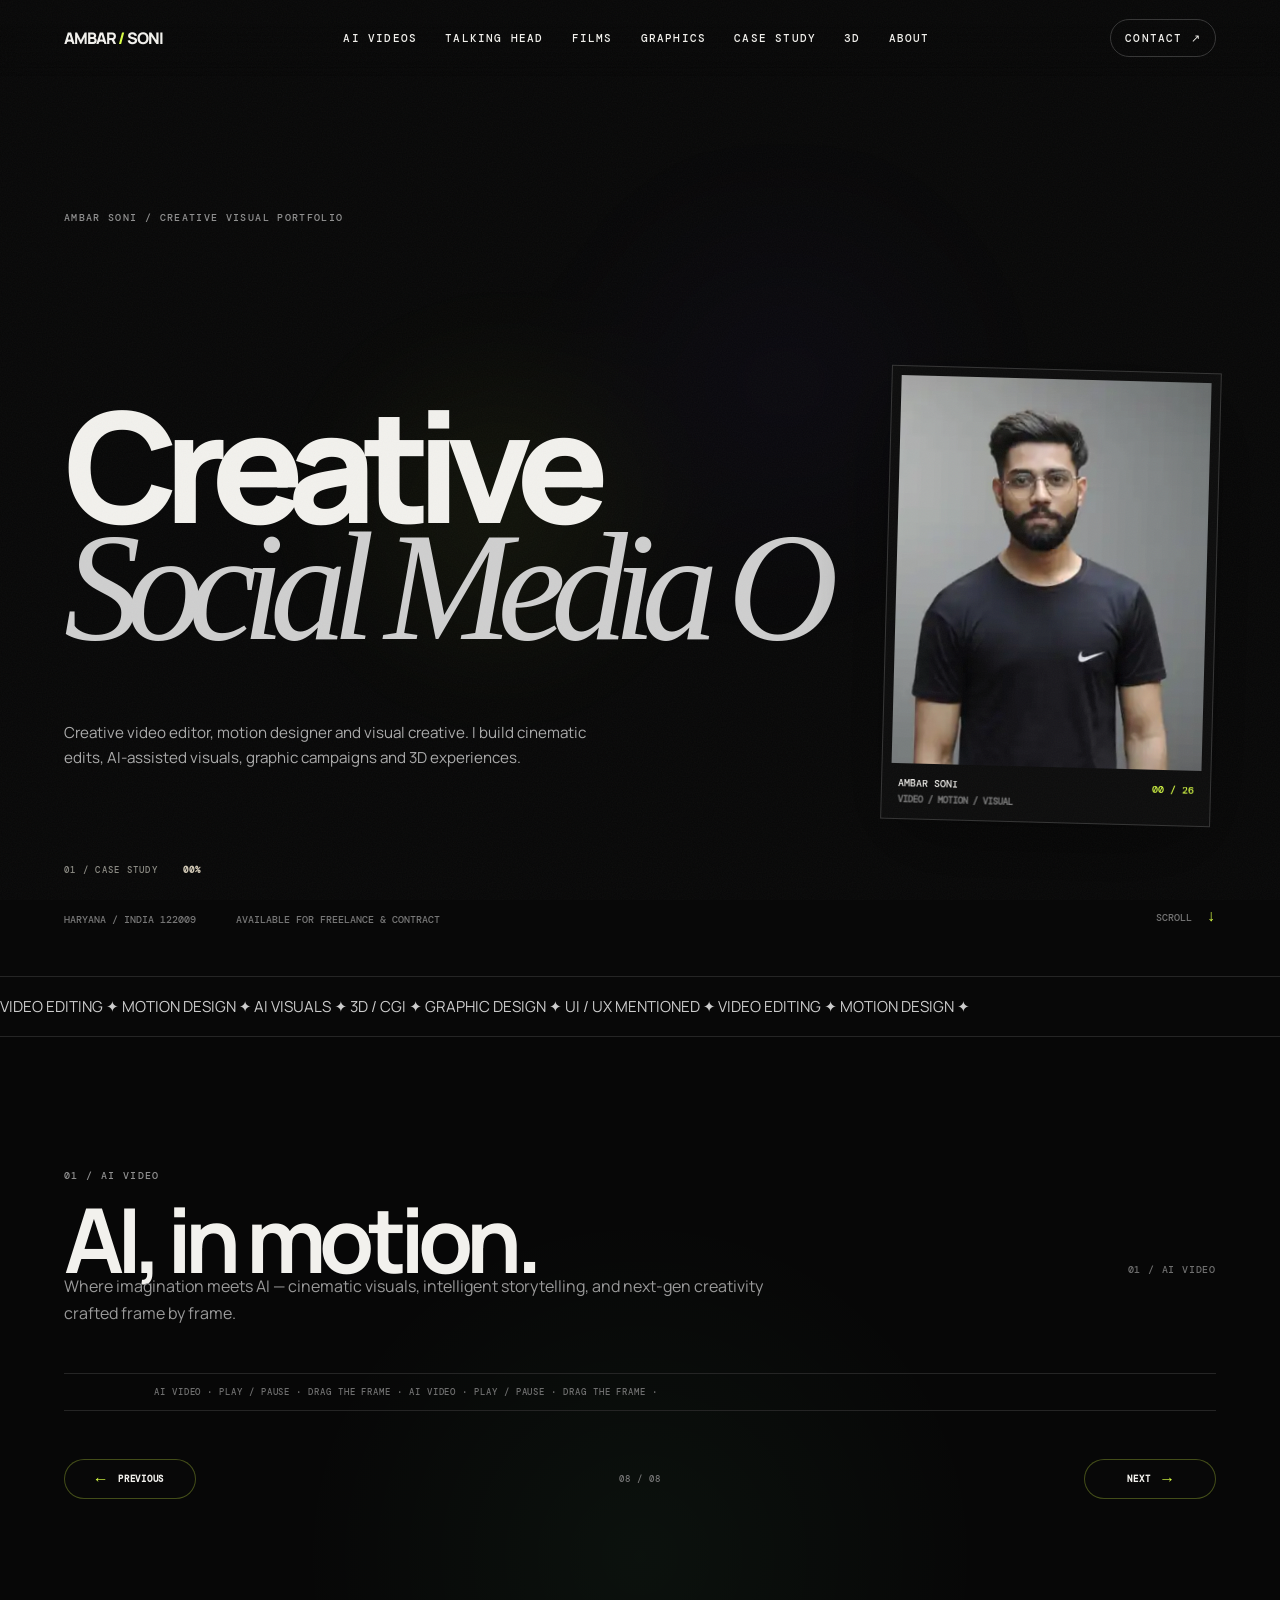
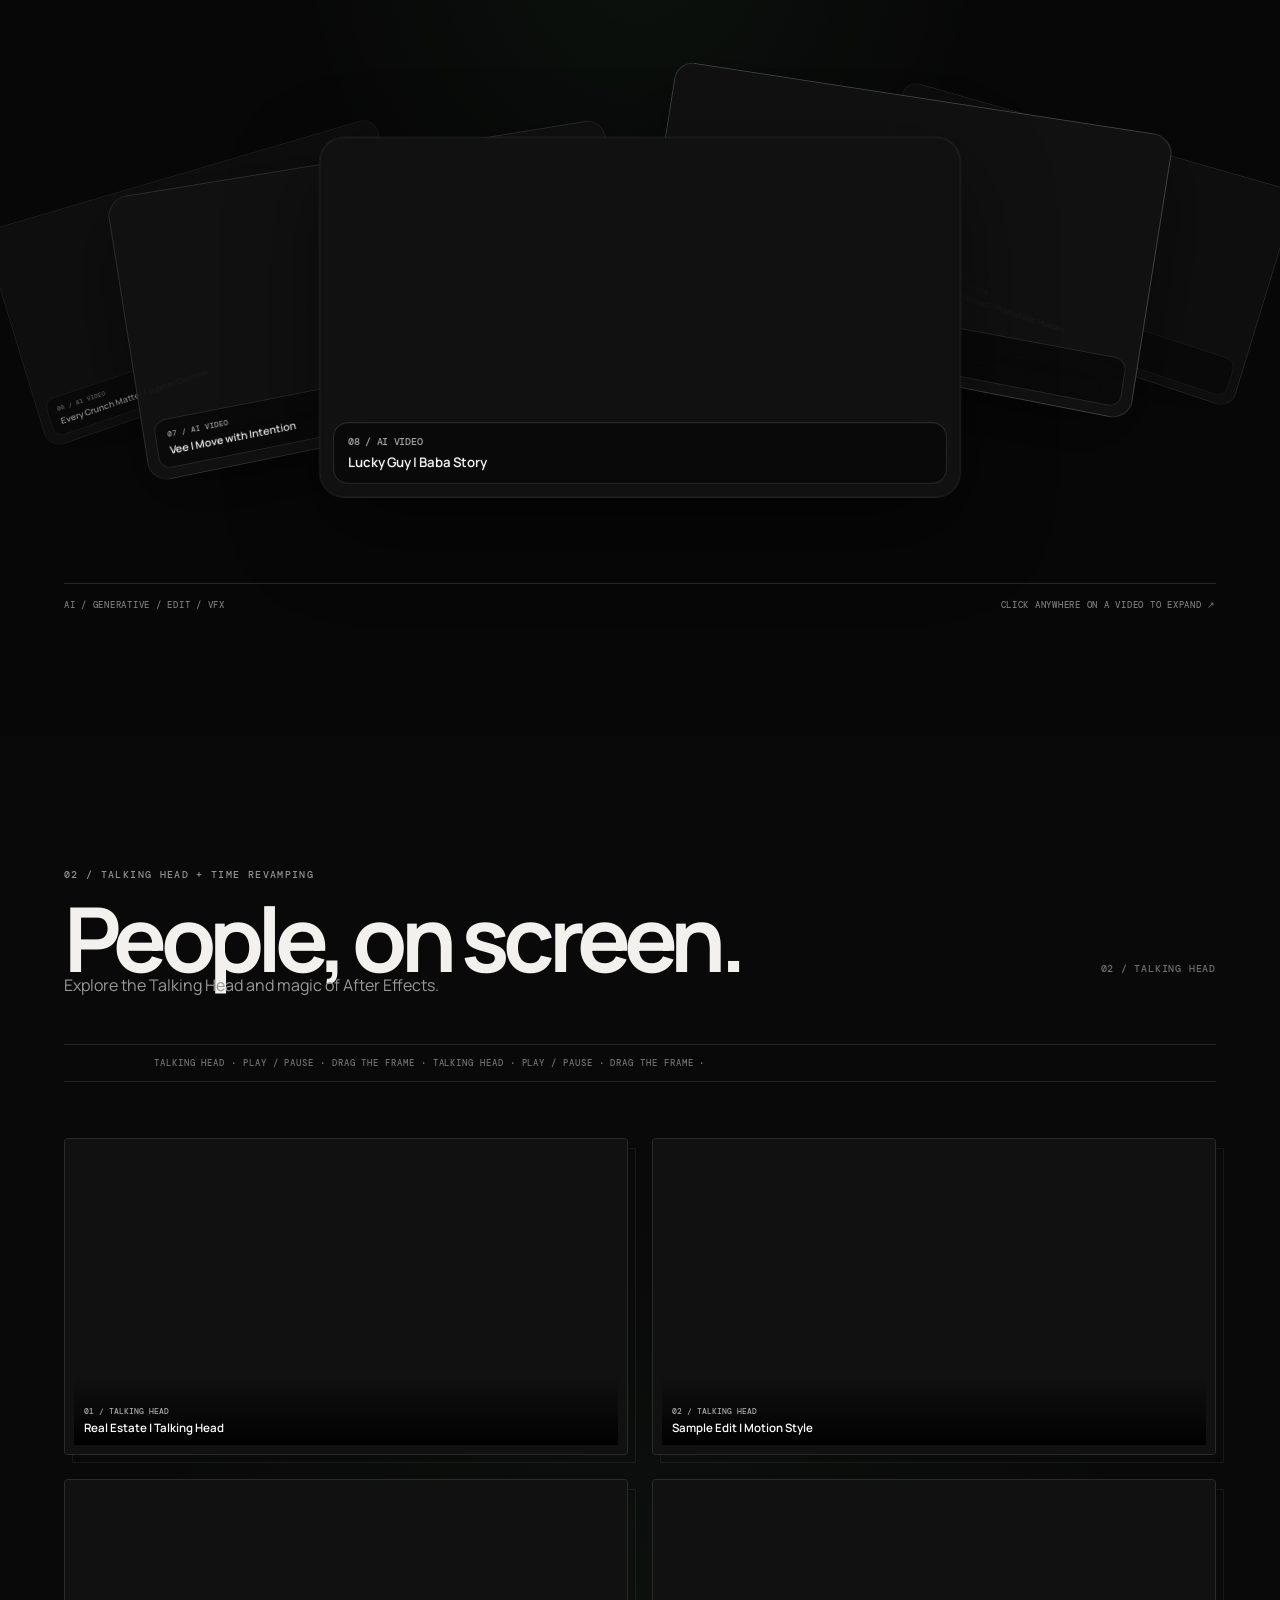
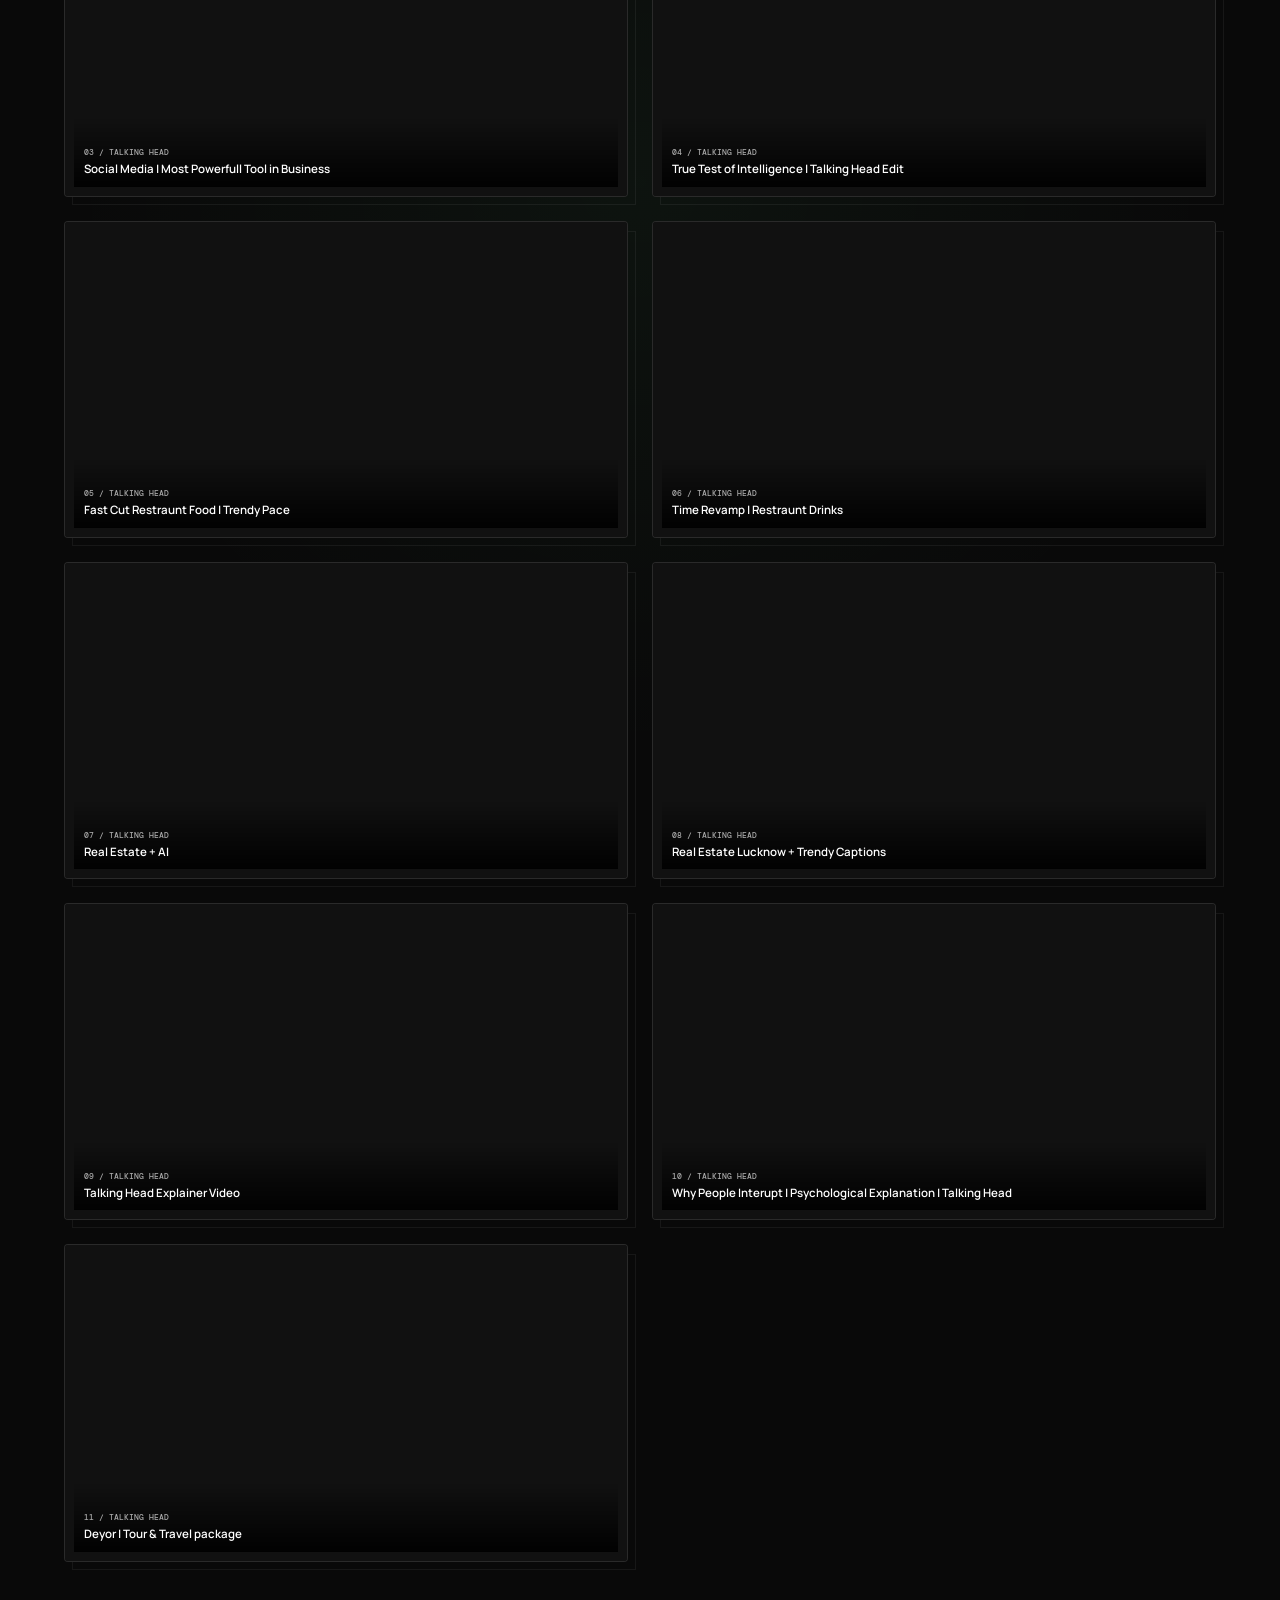
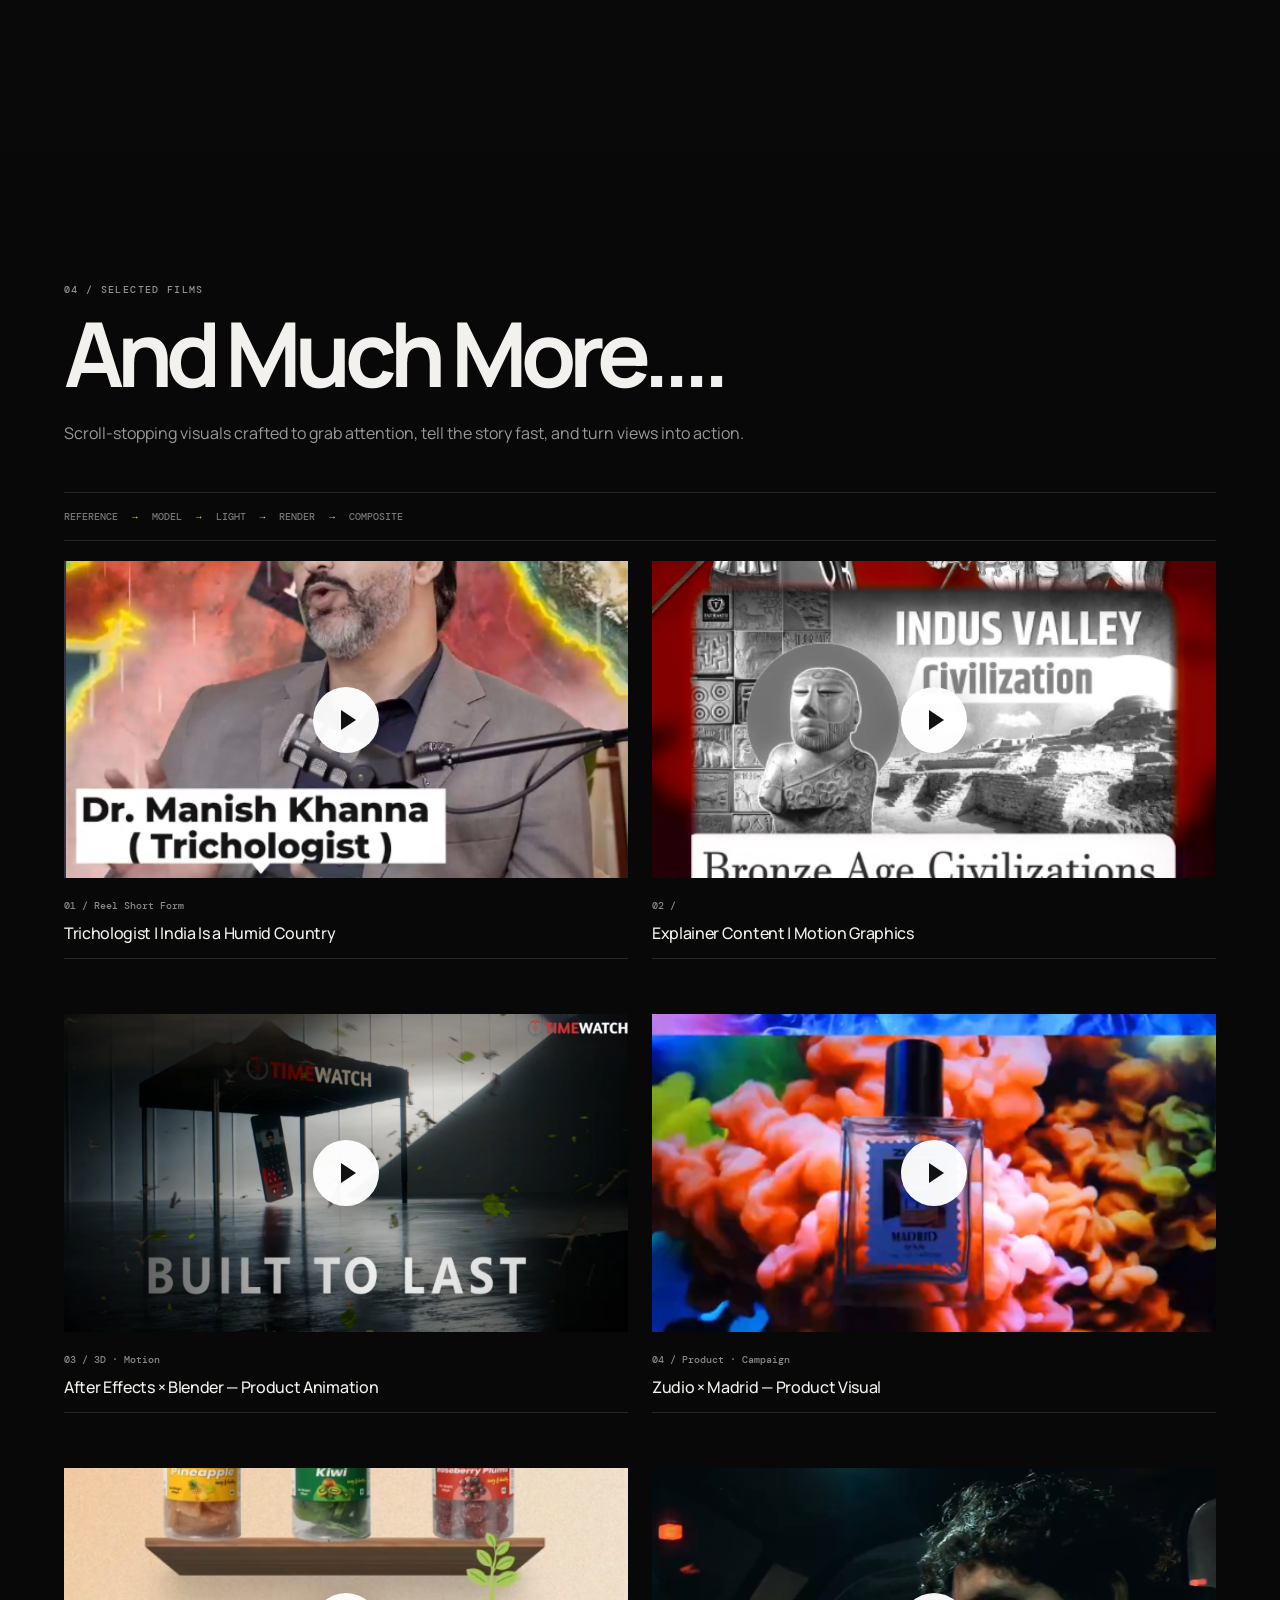
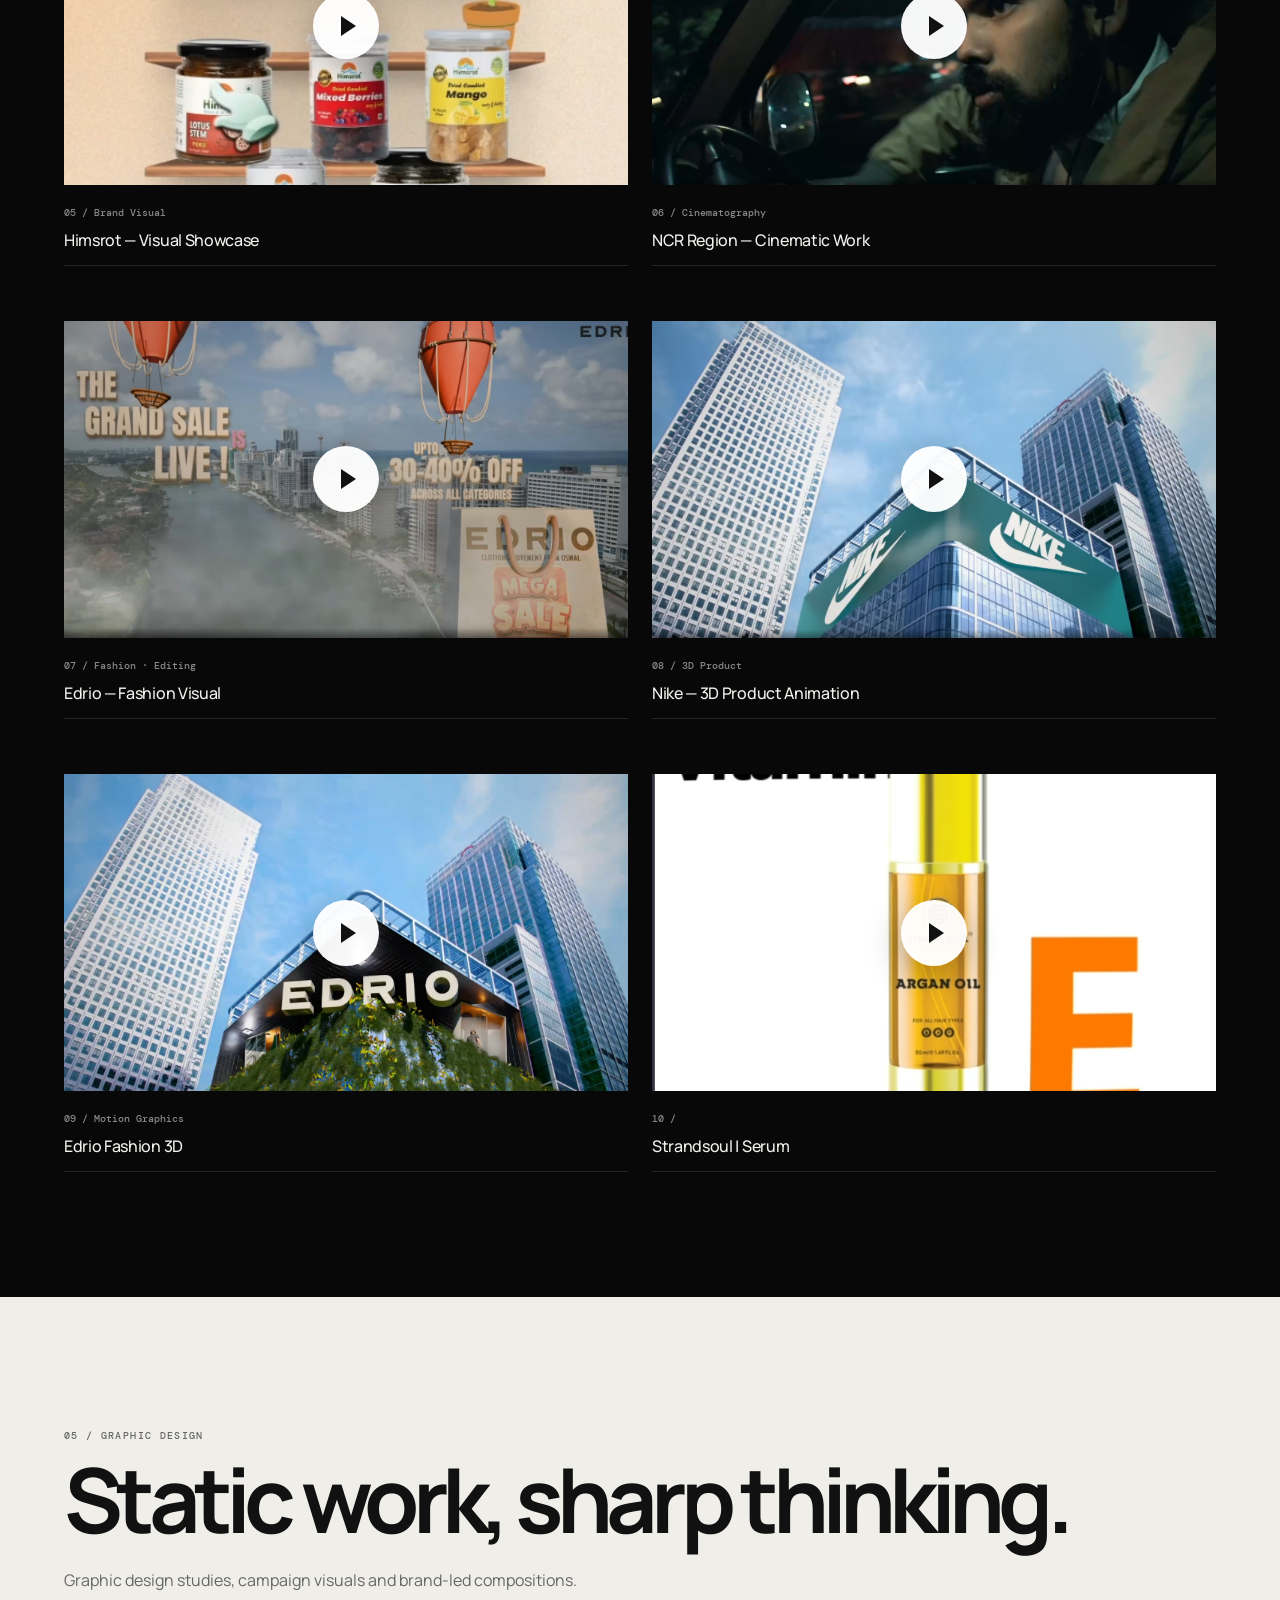
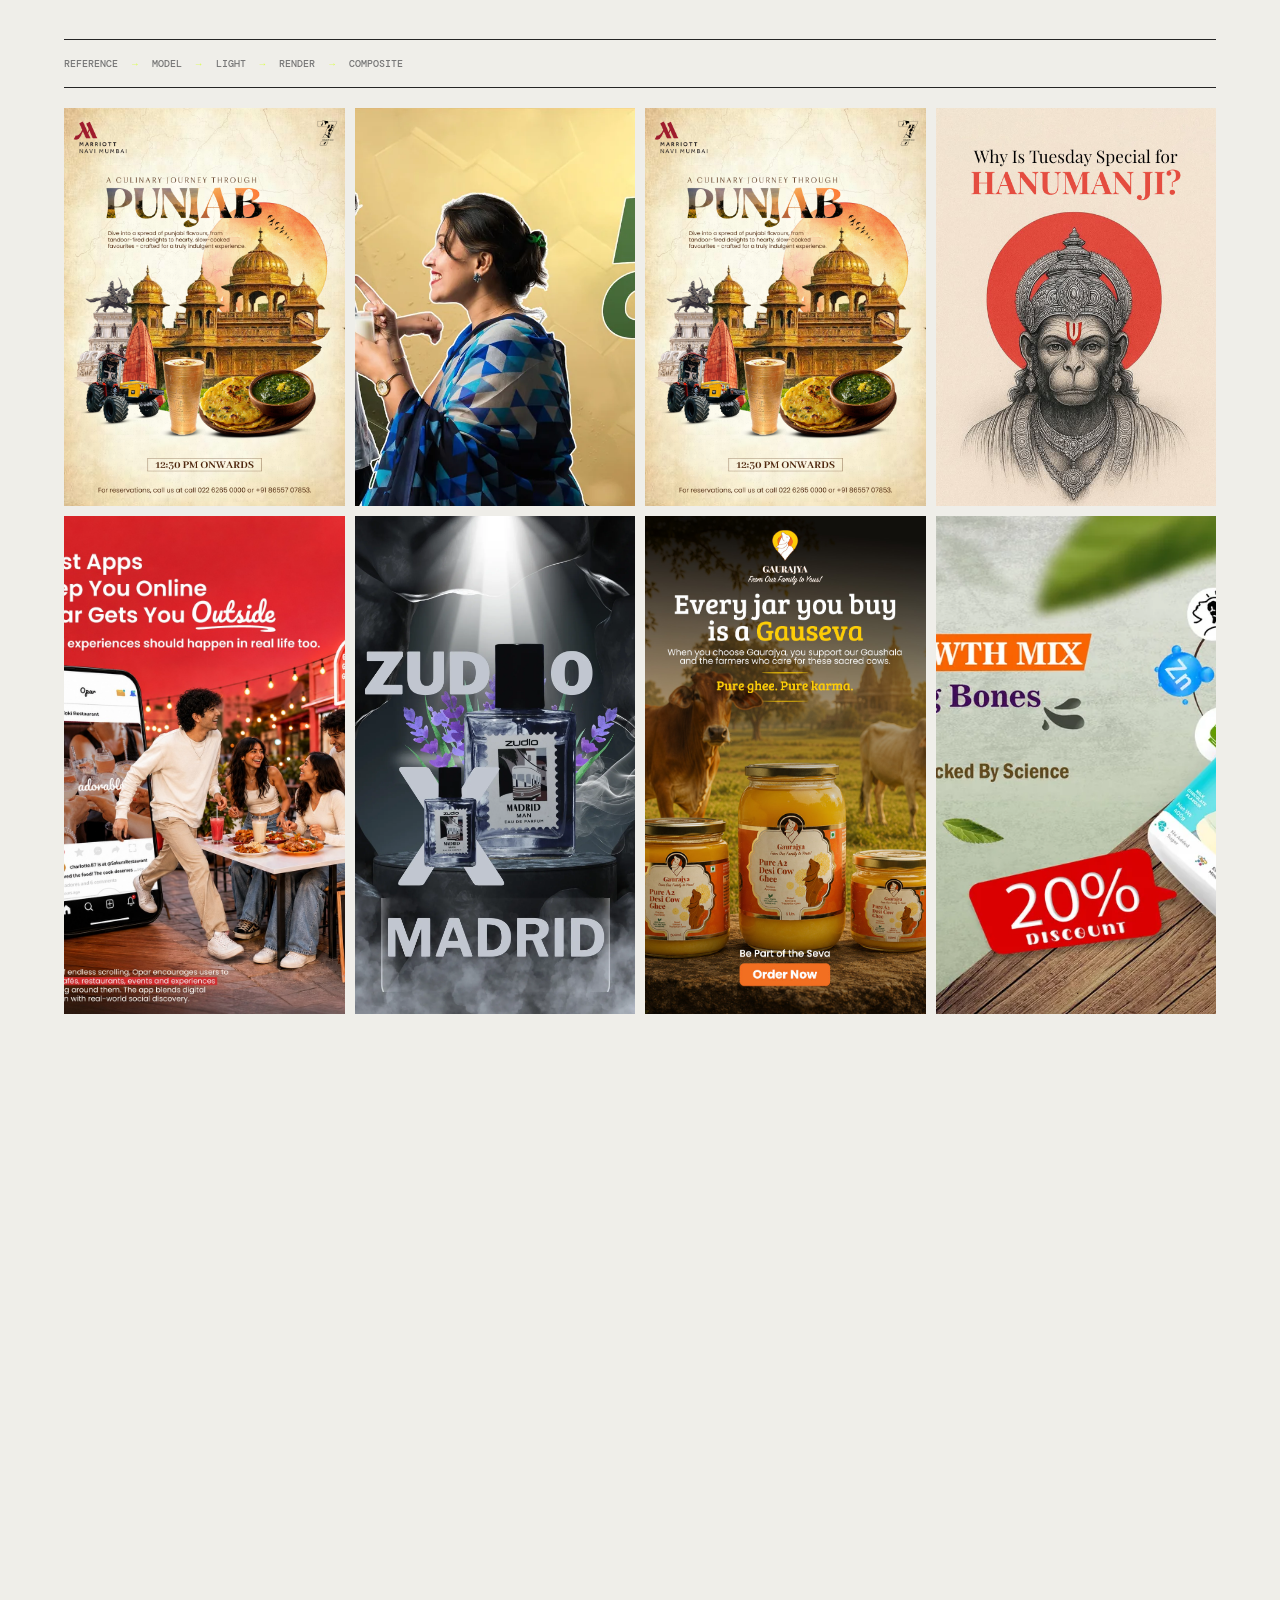
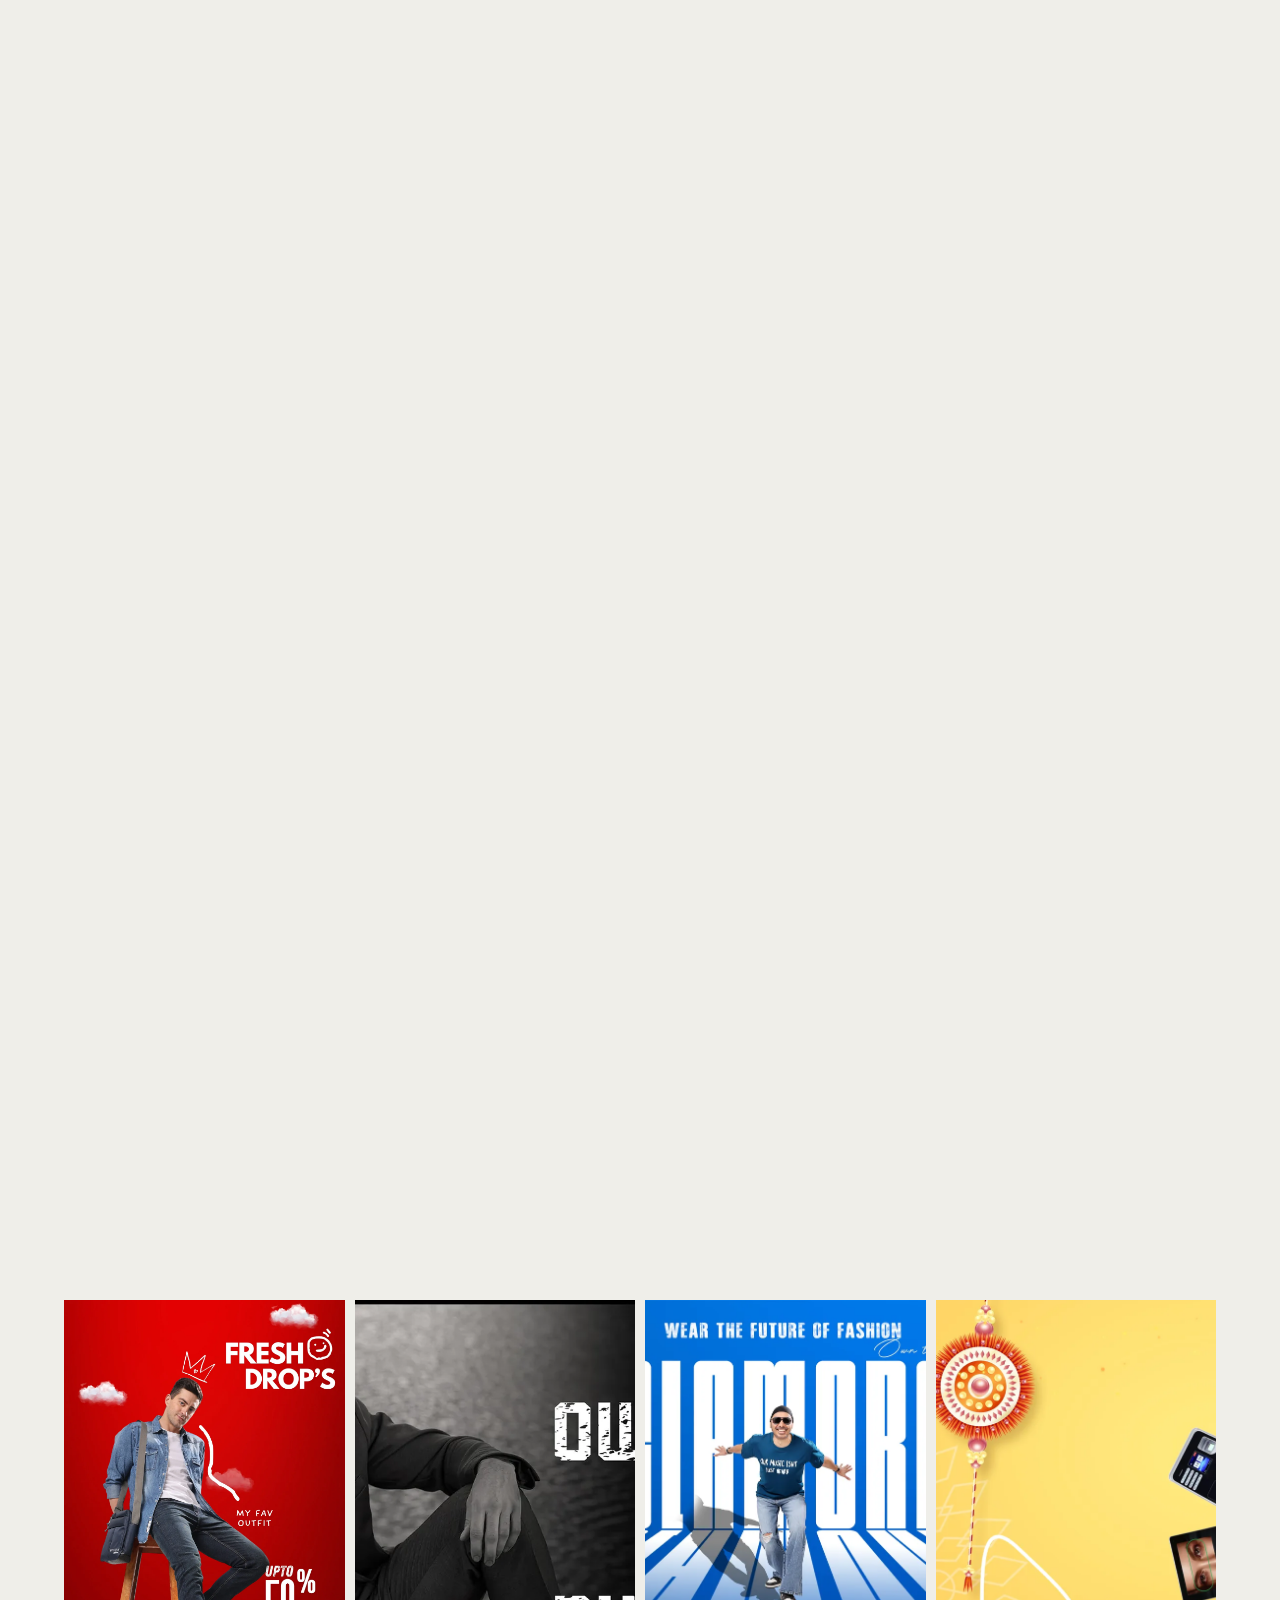
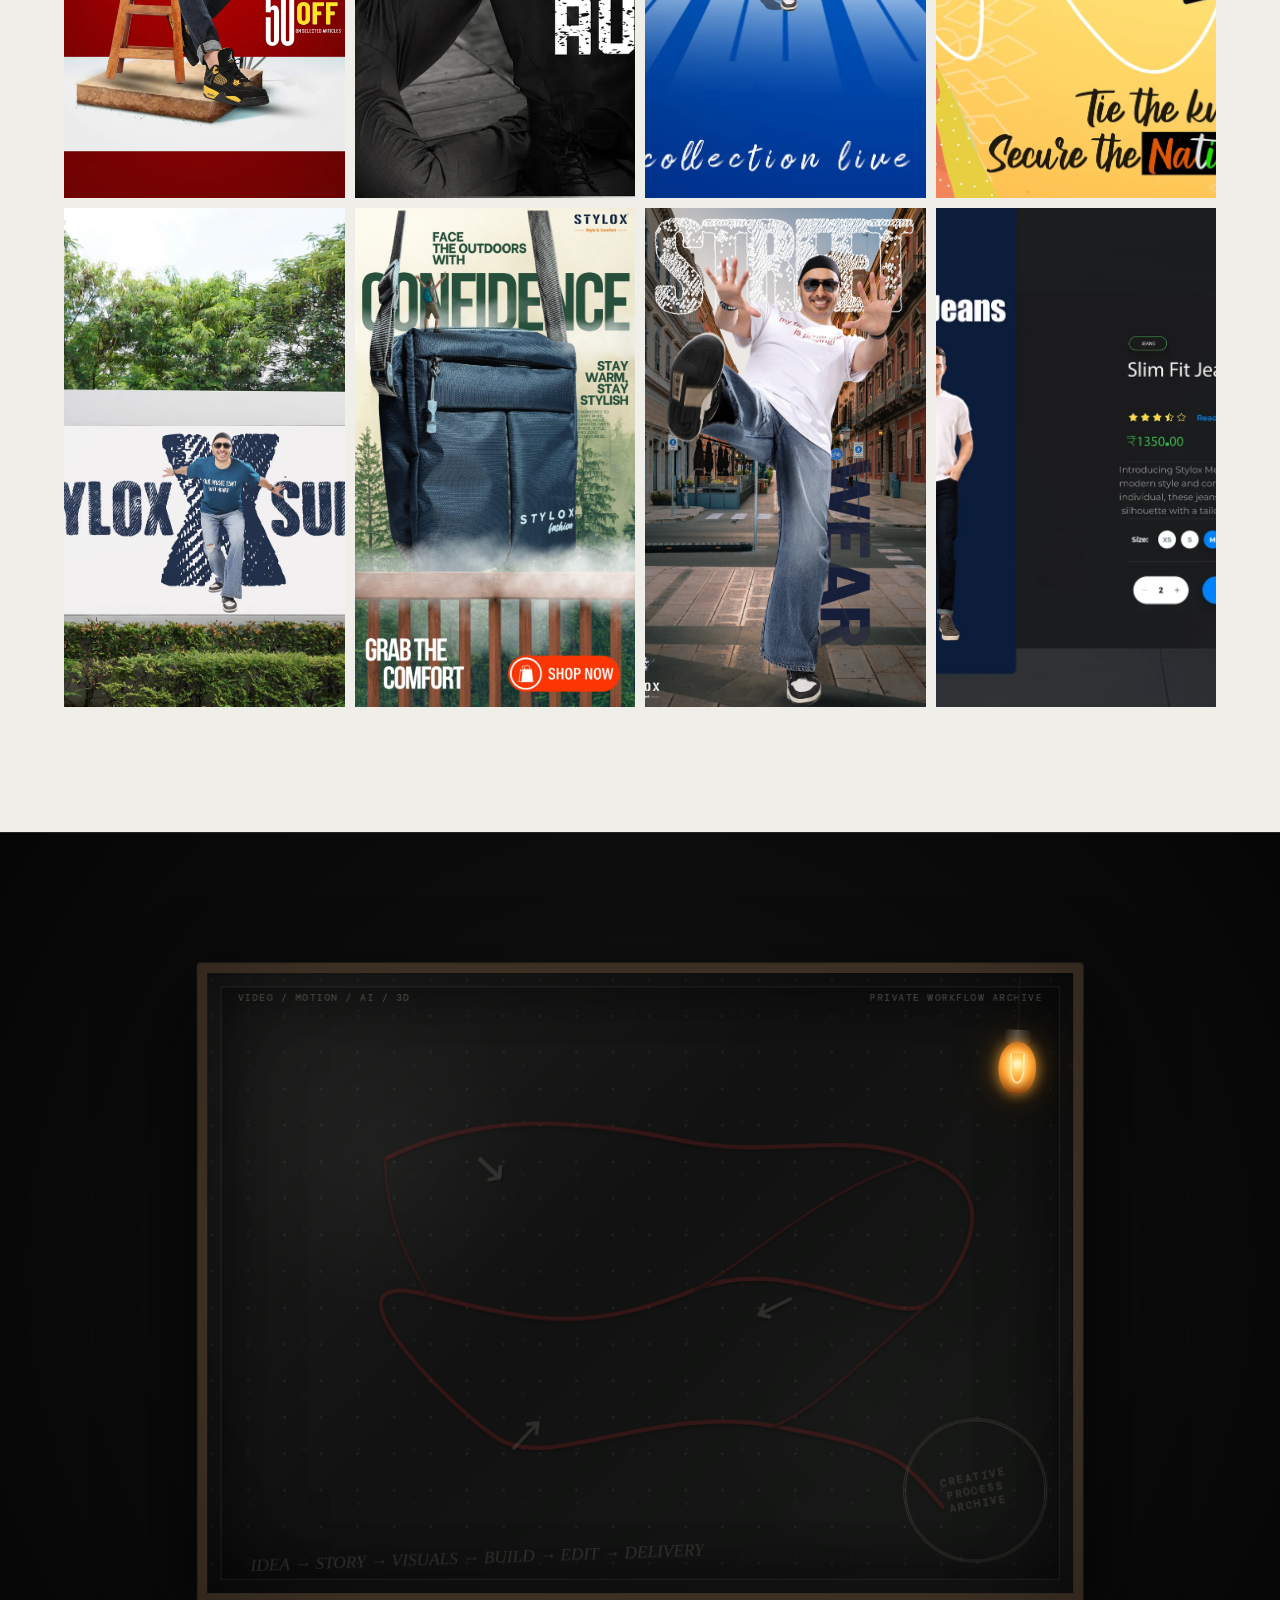
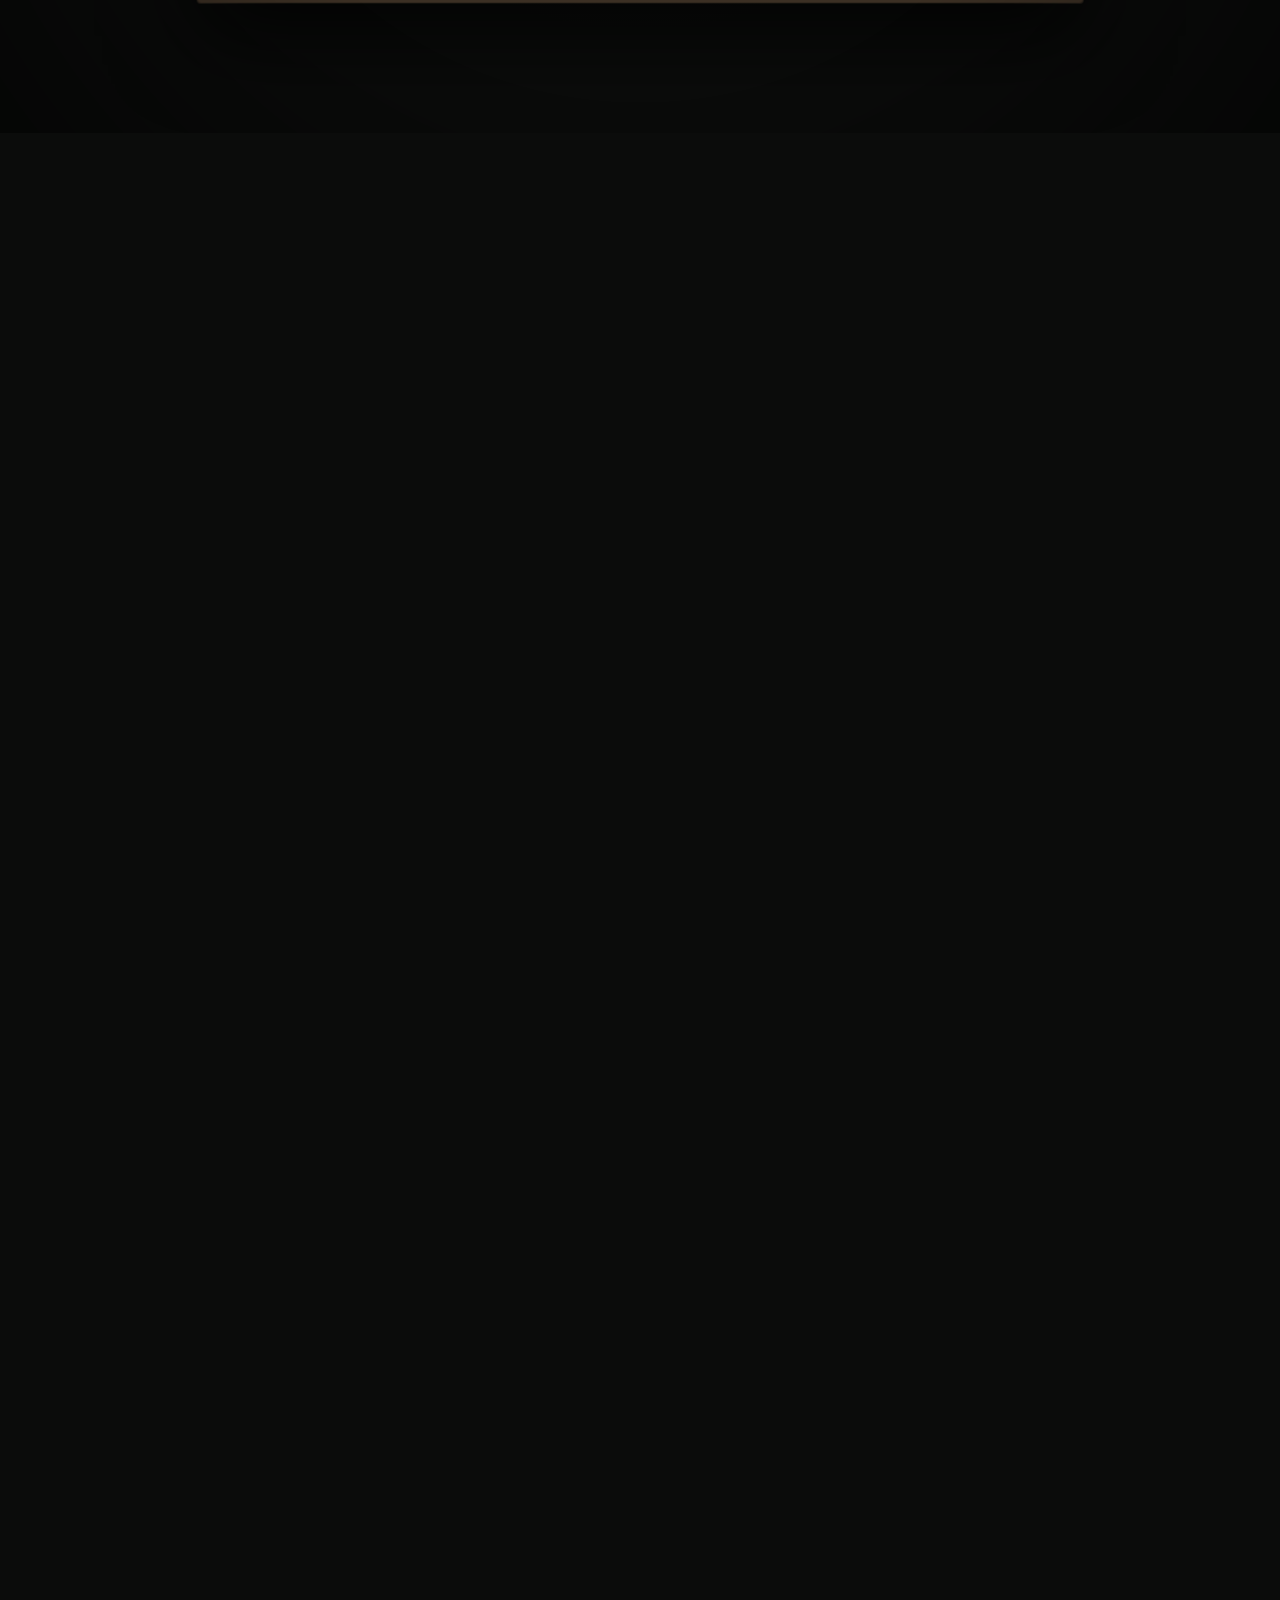
<file: index.html>
<!doctype html>
<html lang="en">
<head>
<meta charset="utf-8"><meta name="viewport" content="width=device-width,initial-scale=1">
<meta name="description" content="Ambar Soni — Creative Video Editor, Motion Designer and Visual Creative. Cinematic editing, AI visuals, motion, 3D and graphic design.">
<meta name="theme-color" content="#080808"><link id="site-favicon" rel="icon" href="assets/favicon.svg" type="image/svg+xml"><meta property="og:title" content="Ambar Soni — Creative Visual Portfolio"><meta property="og:description" content="Creative video editing, motion design, AI visuals, 3D and graphic design.">
<title>Ambar Soni — Creative Video Editor & Visual Designer</title>
<link rel="preconnect" href="https://fonts.googleapis.com"><link rel="preconnect" href="https://fonts.gstatic.com" crossorigin>
<link href="https://fonts.googleapis.com/css2?family=DM+Mono:wght@400;500&family=Manrope:wght@400;500;600;700;800&display=swap" rel="stylesheet">
<link rel="stylesheet" href="styles.css">
</head>
<body>
<div class="grain"></div>
<div class="pointer-glow pointer-glow-a"></div><div class="pointer-glow pointer-glow-b"></div>
<header class="nav"><a class="logo" href="#home">AMBAR<span>/</span>SONI</a><nav id="managedNav"><a href="#films">Films</a><a href="#graphics">Graphics</a><a href="#3d">3D</a><a href="#about">About</a></nav><a class="pill" href="#contact">Contact ↗</a></header>
<main id="home">
<section class="hero">
  <div class="eyebrow">AMBAR SONI / CREATIVE VISUAL PORTFOLIO</div>
  <div class="hero-grid">
    <div class="hero-copy"><h1 class="hero-type"><span class="hero-constant">Creative</span><span class="hero-role-wrap"><em id="heroRole">video editor.</em><span class="type-cursor" aria-hidden="true"></span></span></h1><p class="hero-lede">Creative video editor, motion designer and visual creative. I build cinematic edits, AI-assisted visuals, graphic campaigns and 3D experiences.</p></div>
    <aside class="profile-card"><div class="profile-photo"><img src="assets/profile-ambar.webp" alt="Ambar Soni professional portrait" width="900" height="1200" decoding="async" fetchpriority="high"></div><div class="profile-meta"><div><span>AMBAR SONI</span><strong>VIDEO / MOTION / VISUAL</strong></div><span class="profile-index">00 / 26</span></div></aside>
  </div>
  <div class="hero-foot"><div class="hero-meta"><span>GURUGRAM / INDIA</span><span>AVAILABLE FOR FREELANCE & CONTRACT</span></div><div class="scroll">SCROLL <b>↓</b></div></div>
</section>
<section class="ticker"><div>VIDEO EDITING ✦ MOTION DESIGN ✦ AI VISUALS ✦ 3D / CGI ✦ GRAPHIC DESIGN ✦ UI / UX MENTIONED ✦ VIDEO EDITING ✦ MOTION DESIGN ✦</div></section>

<div id="managedSections"></div>



<section id="about" class="section about"><div class="eyebrow">07 / ABOUT AMBAR</div><div><h2>Creative video editor.<br>Motion designer.<br><em>Visual problem solver.</em></h2><p>I work across commercial editing, social ads, AI-generated films, motion graphics, 3D/product animation and graphic design. UI/UX is part of my broader digital skill set, while this portfolio stays focused on visual work.</p><div class="tools"><span>AFTER EFFECTS</span><span>PREMIERE PRO</span><span>BLENDER 3D</span><span>DAVINCI RESOLVE</span><span>PHOTOSHOP</span><span>AI WORKFLOWS</span><span>FIGMA / UI UX</span></div></div></section>

<section id="envelope" class="envelope-section" aria-label="Let's work together">
  <div class="envelope-stage">
    <div class="envelope-copy">
      <span class="eyebrow">08 / OPEN INVITATION</span>
      <p>Scroll to unlock<br><strong>the next project.</strong></p>
    </div>
    <div class="envelope-wrap">
      <div class="envelope-shadow"></div>
      <div class="envelope">
        <div class="envelope-back"></div>
        <div class="envelope-flap"></div>
        <div class="envelope-front"></div>
        <article class="envelope-card">
          <span class="eyebrow">AMBAR SONI / CREATIVE PARTNER</span>
          <h3>Let’s make<br><em>something move.</em></h3>
          <p>Video editing · Motion · AI · 3D · Visual design</p>
          <a href="#contact" class="envelope-cta">START A PROJECT ↗</a>
        </article>
      </div>
    </div>
  </div>
</section>

<section id="contact" class="contact"><div class="eyebrow">09 / LET'S WORK</div><h2>Have a story<br>worth <em>watching?</em></h2><div class="contact-grid"><a href="mailto:ambarsoni5132@gmail.com"><small>EMAIL</small><strong>ambarsoni5132@gmail.com</strong>↗</a><a href="https://wa.me/919628766910" target="_blank" rel="noopener"><small>WHATSAPP / PHONE</small><strong>+91 96287 66910</strong>↗</a><a href="https://www.linkedin.com/in/videoeditingambar" target="_blank" rel="noopener"><small>LINKEDIN</small><strong>/videoeditingambar</strong>↗</a><a href="https://www.behance.net/gallery/213403953/Behance-Portfolio-Dive-into-Series-of-Experience" target="_blank" rel="noopener"><small>BEHANCE</small><strong>View complete portfolio</strong>↗</a></div><div class="address"><span>BASED IN</span><strong>Sushant Lok Phase 1, Gurugram, Haryana, India</strong></div><footer><span>AMBAR SONI © 2026</span><span>VIDEO / MOTION / DESIGN / AI / 3D</span><a href="editor/" class="editor-link">EDITOR ↗</a></footer></section>
</main><script src="script.js"></script></body></html>
</file>
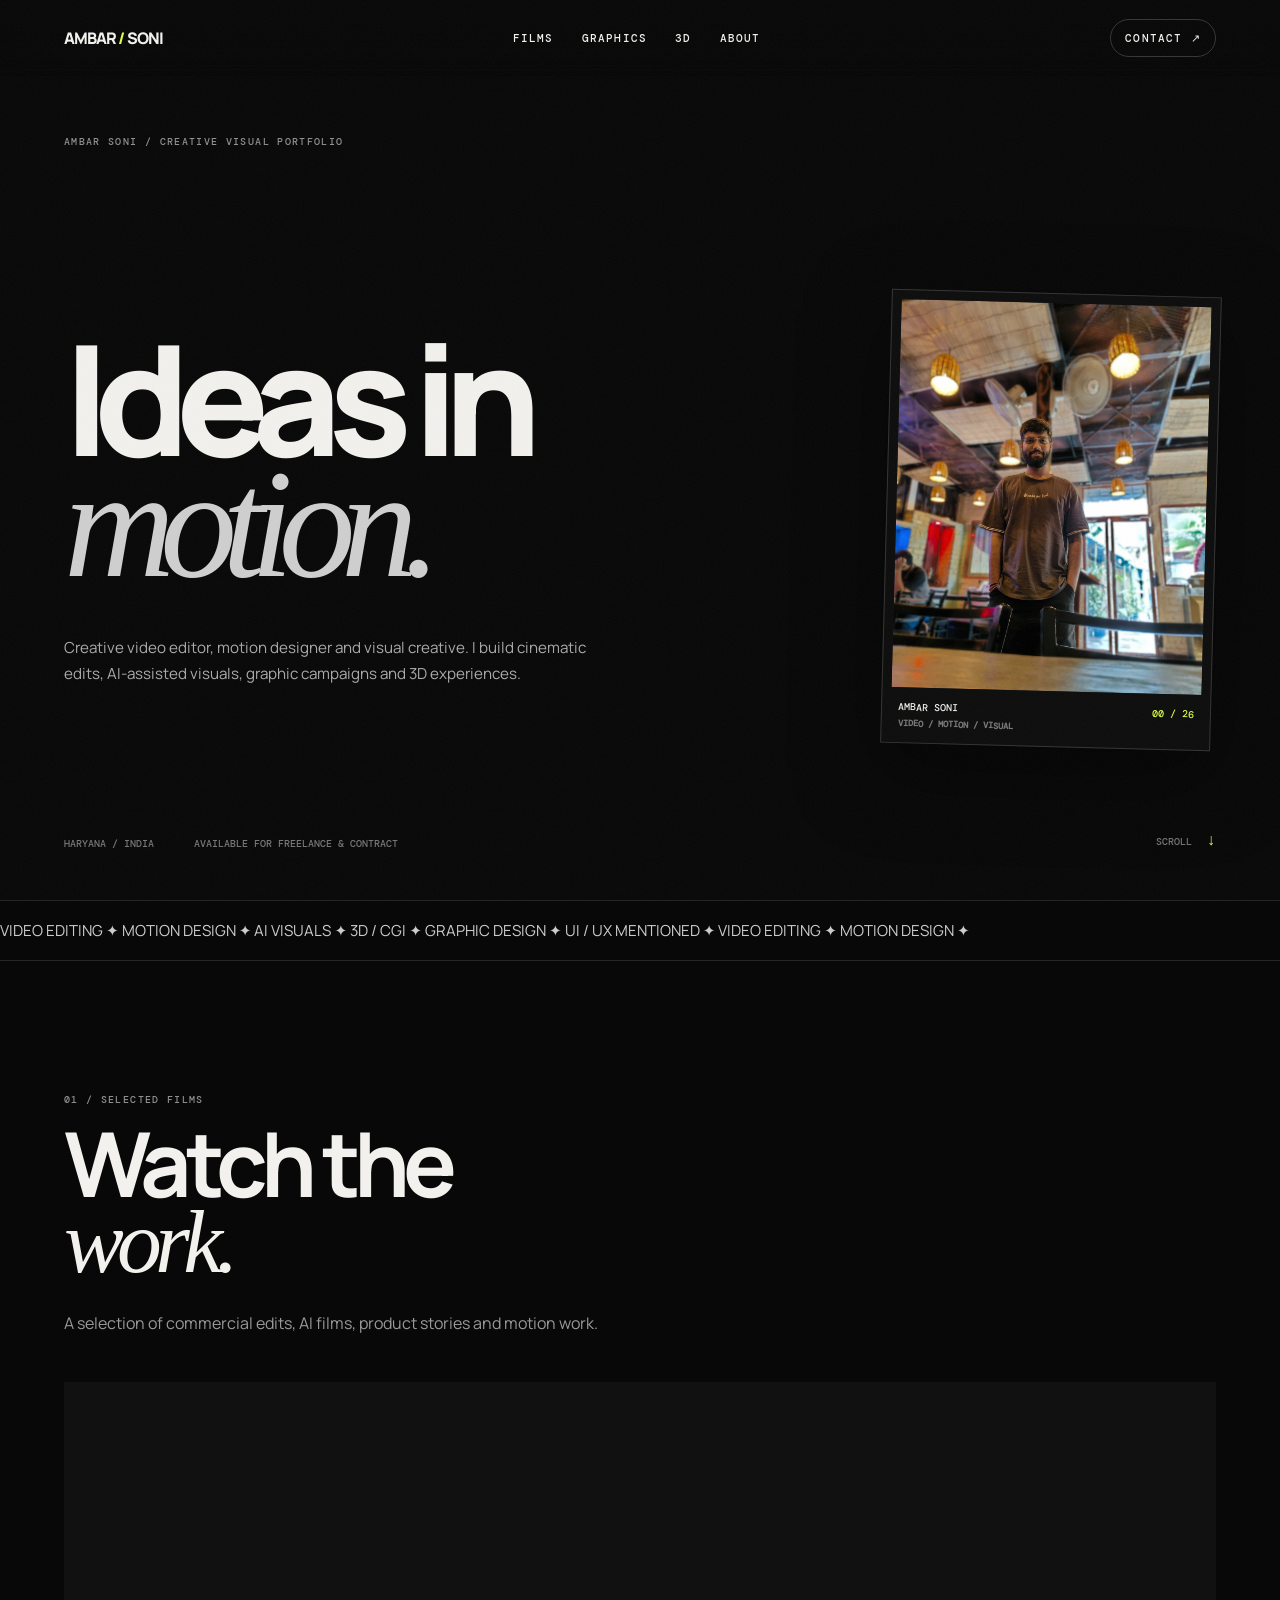
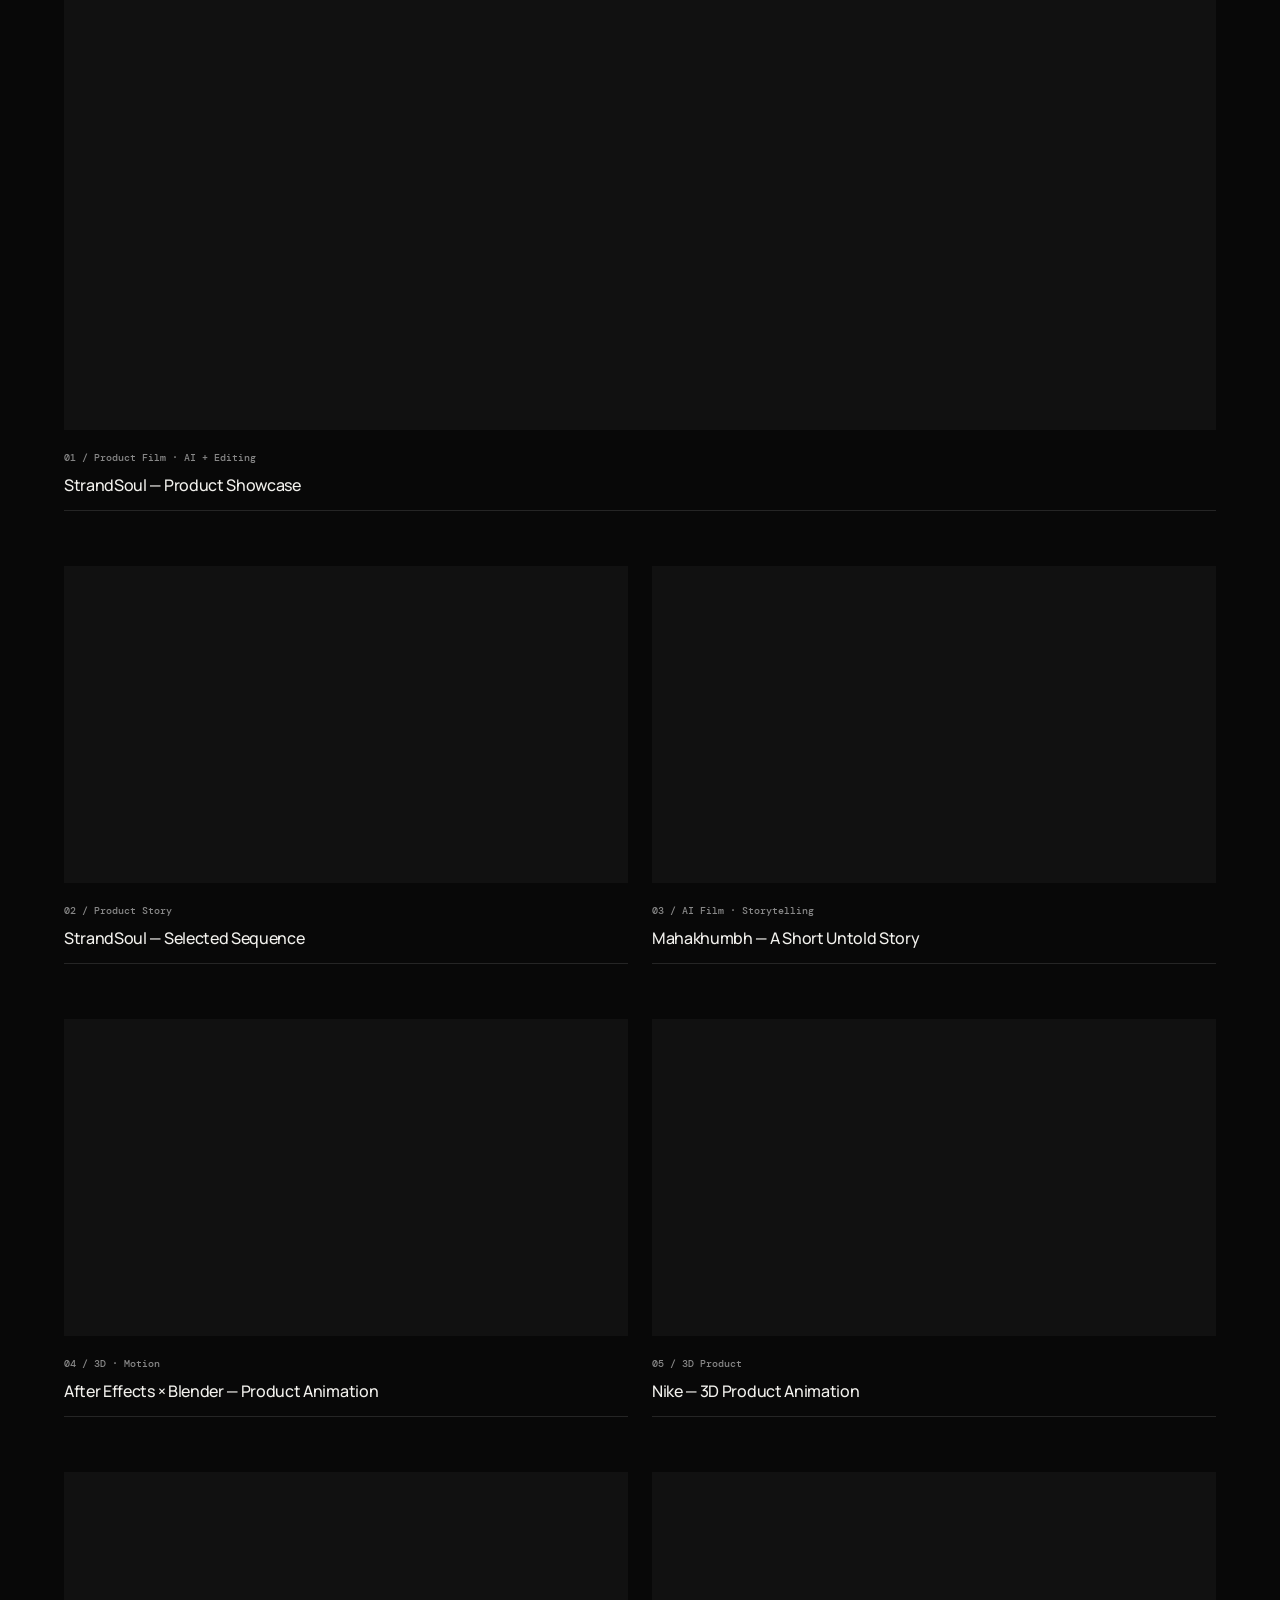
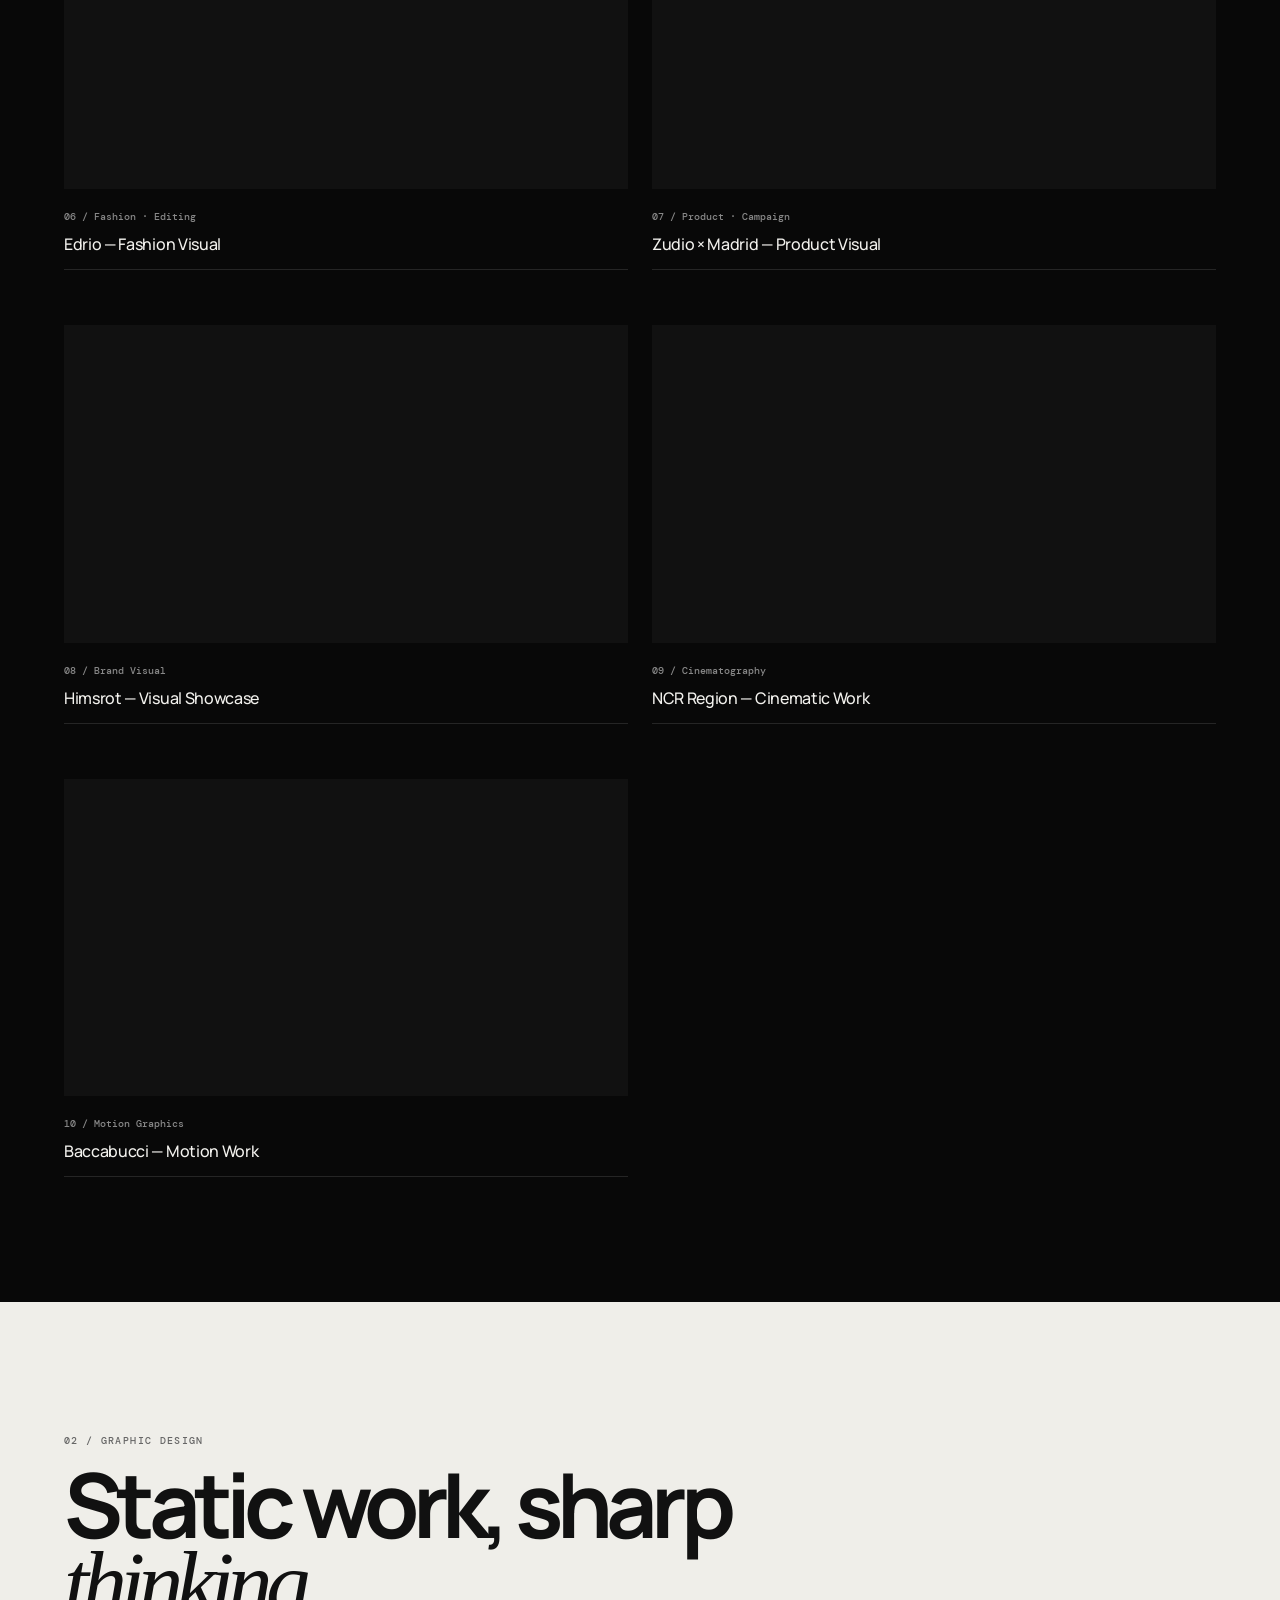
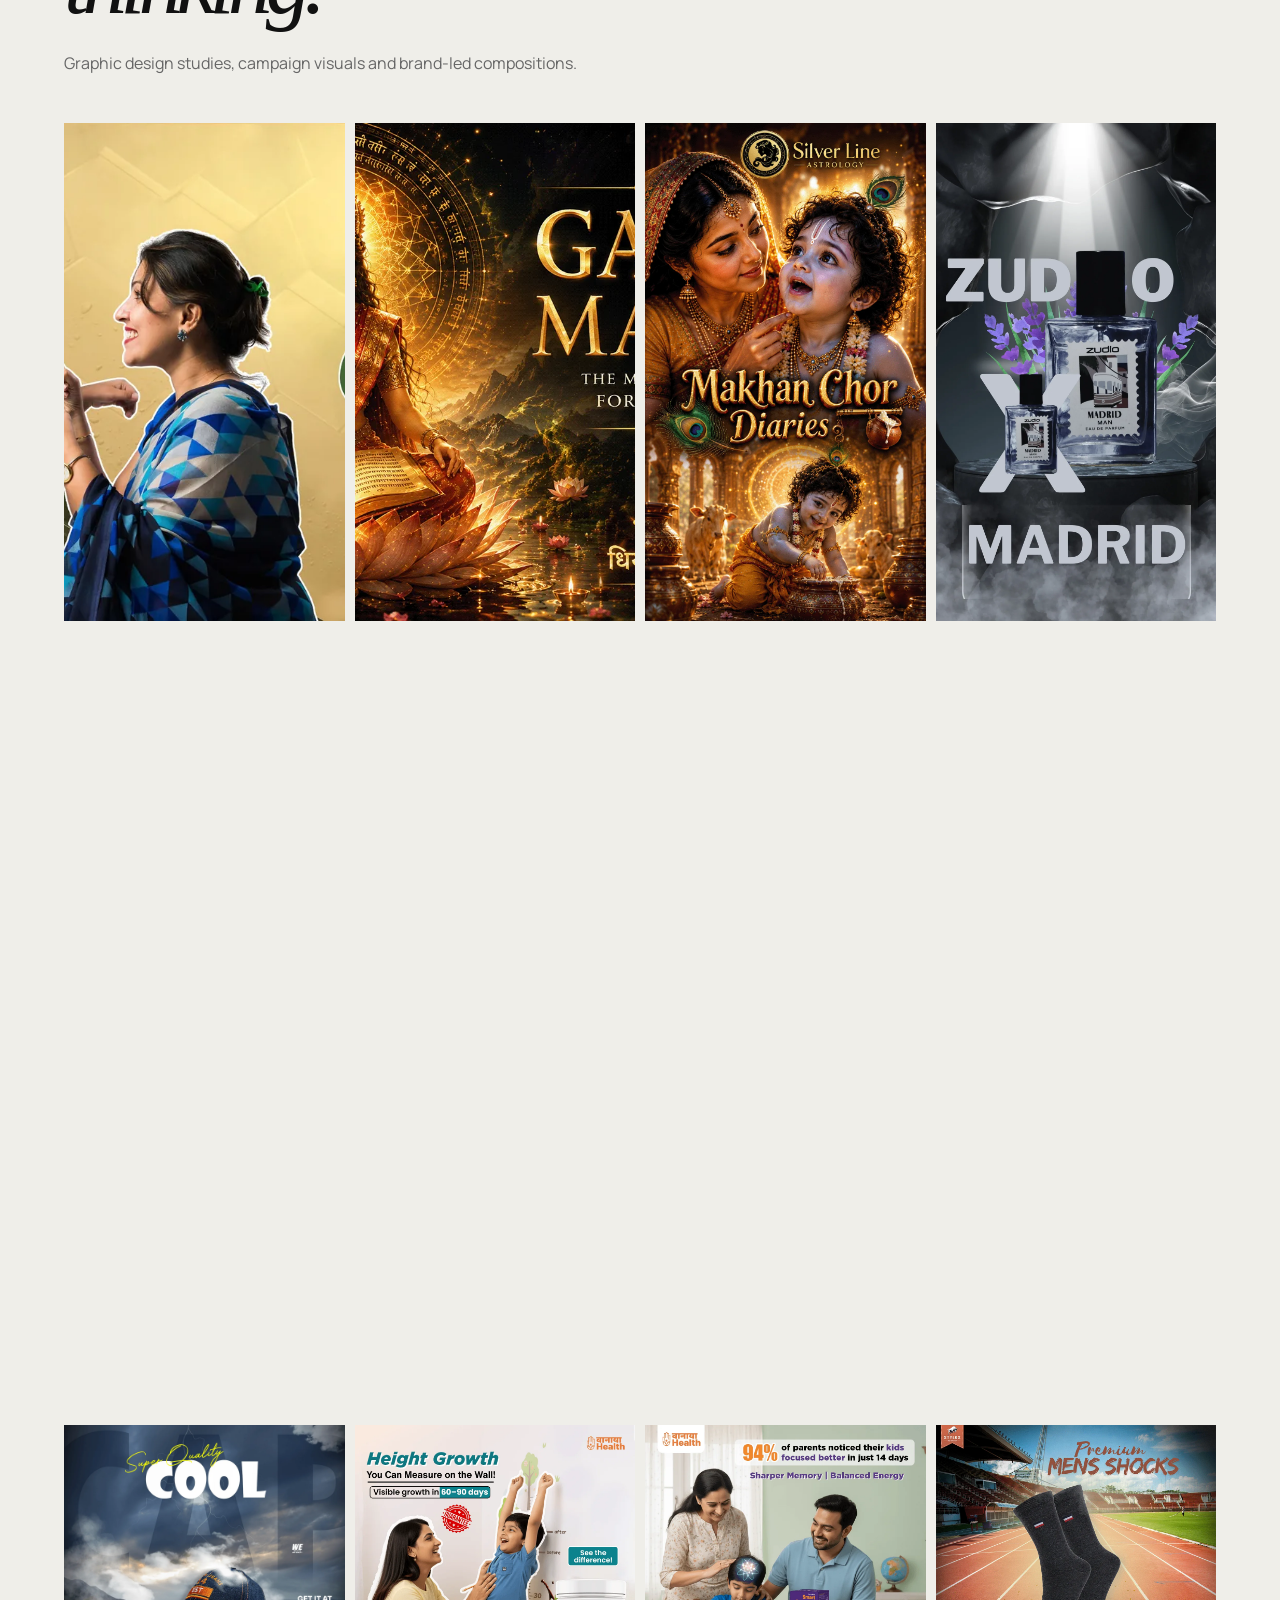
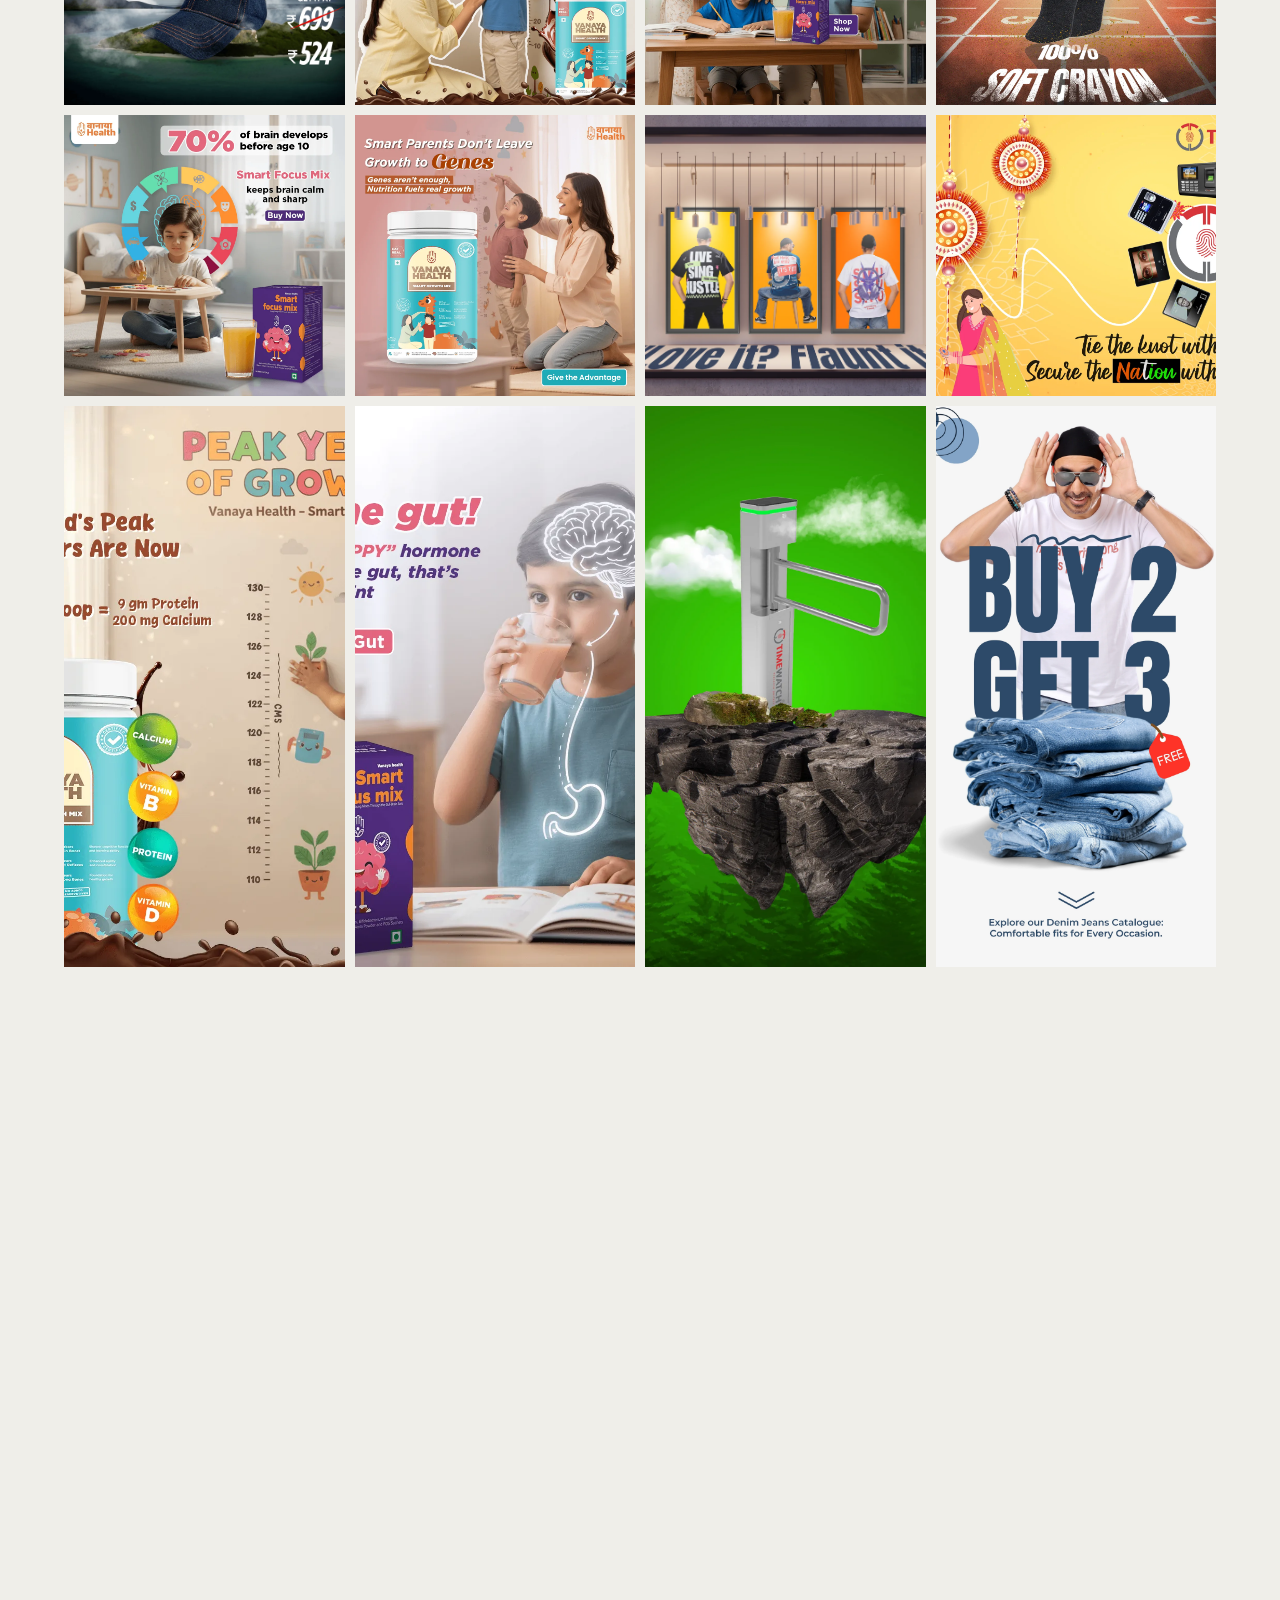
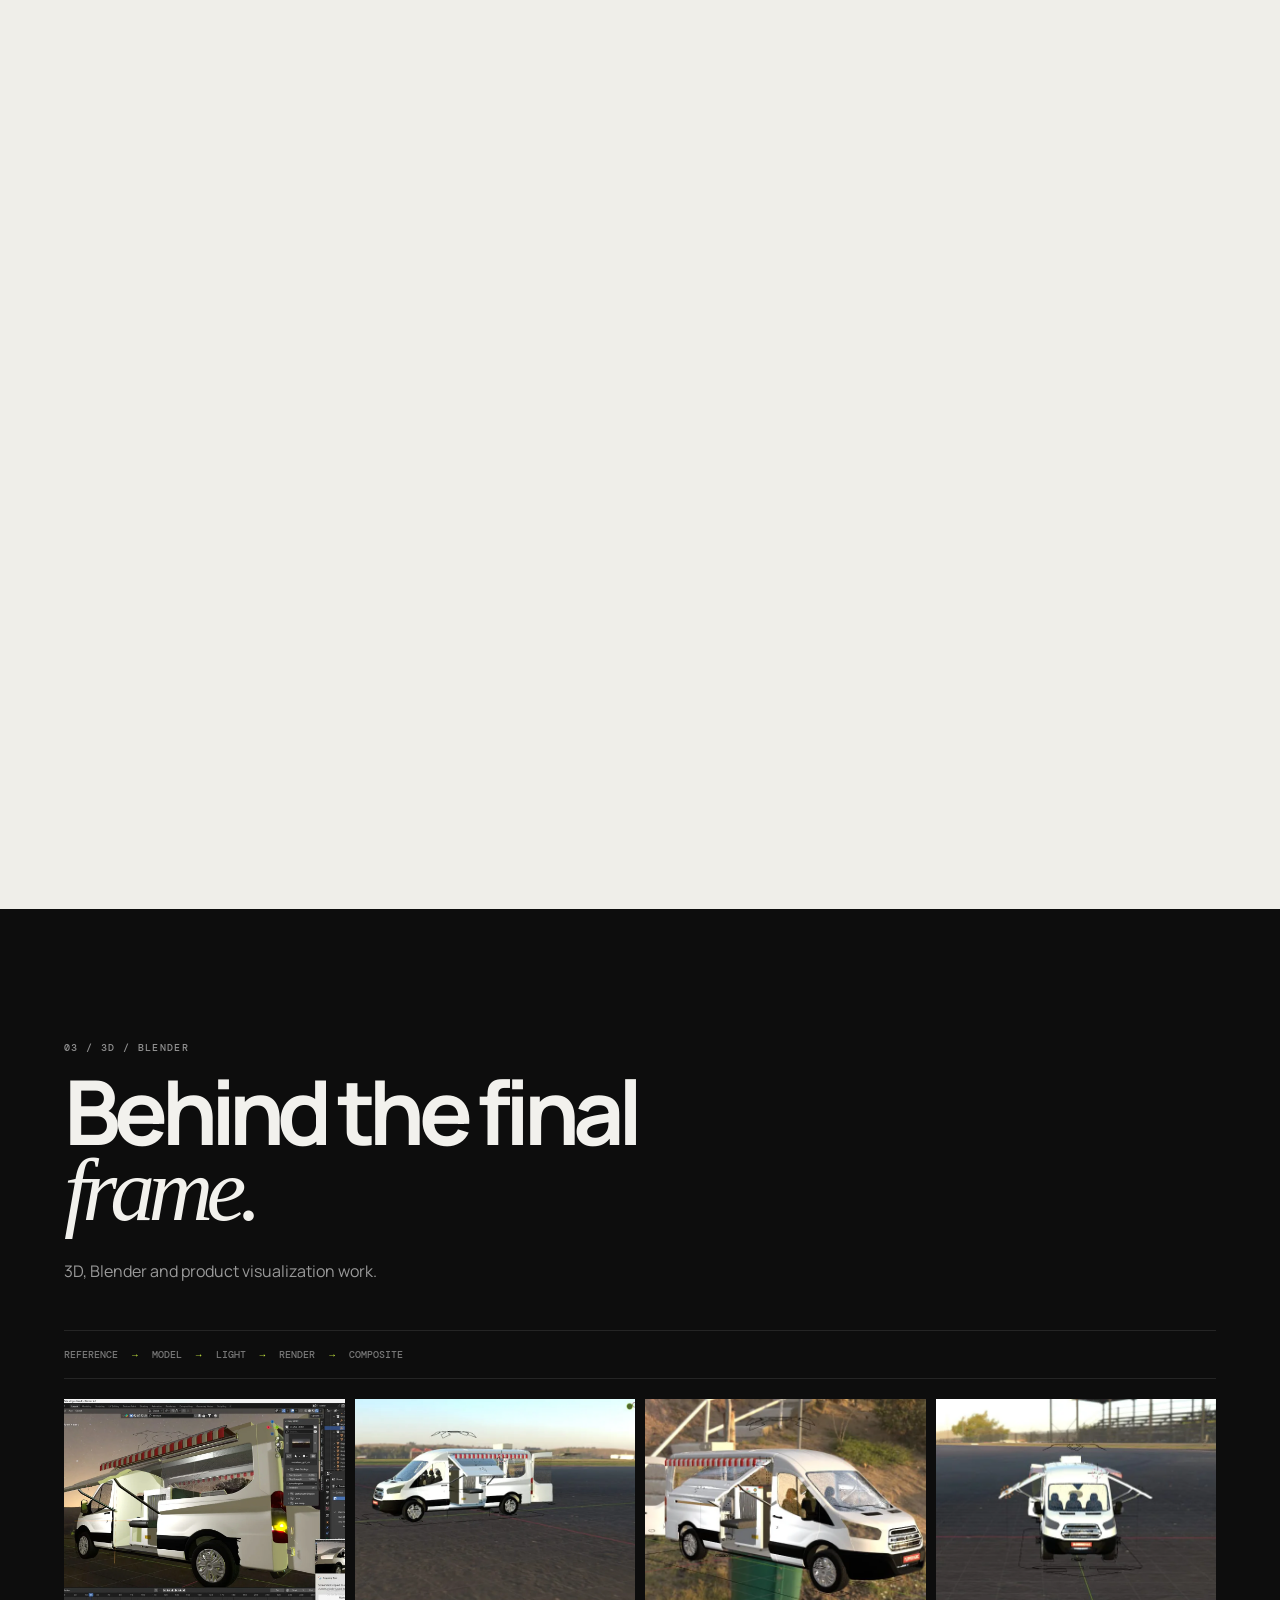
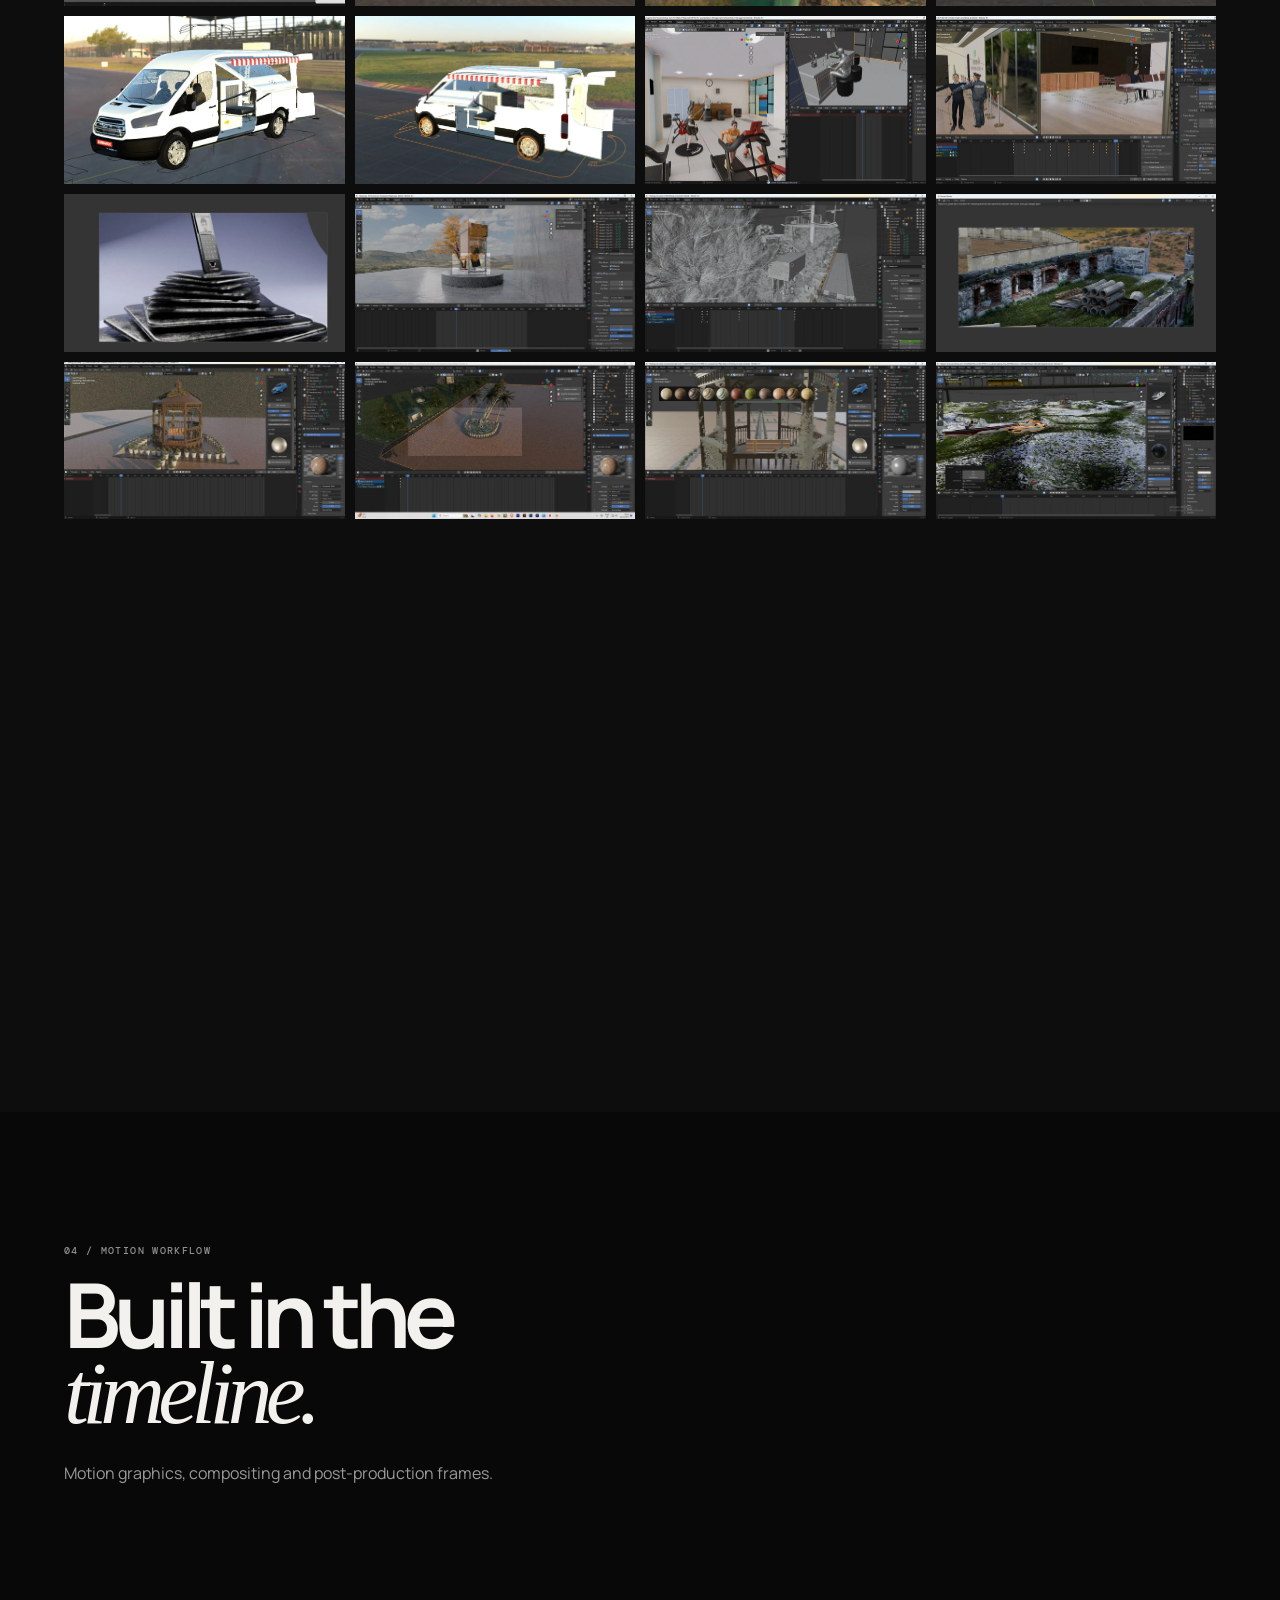
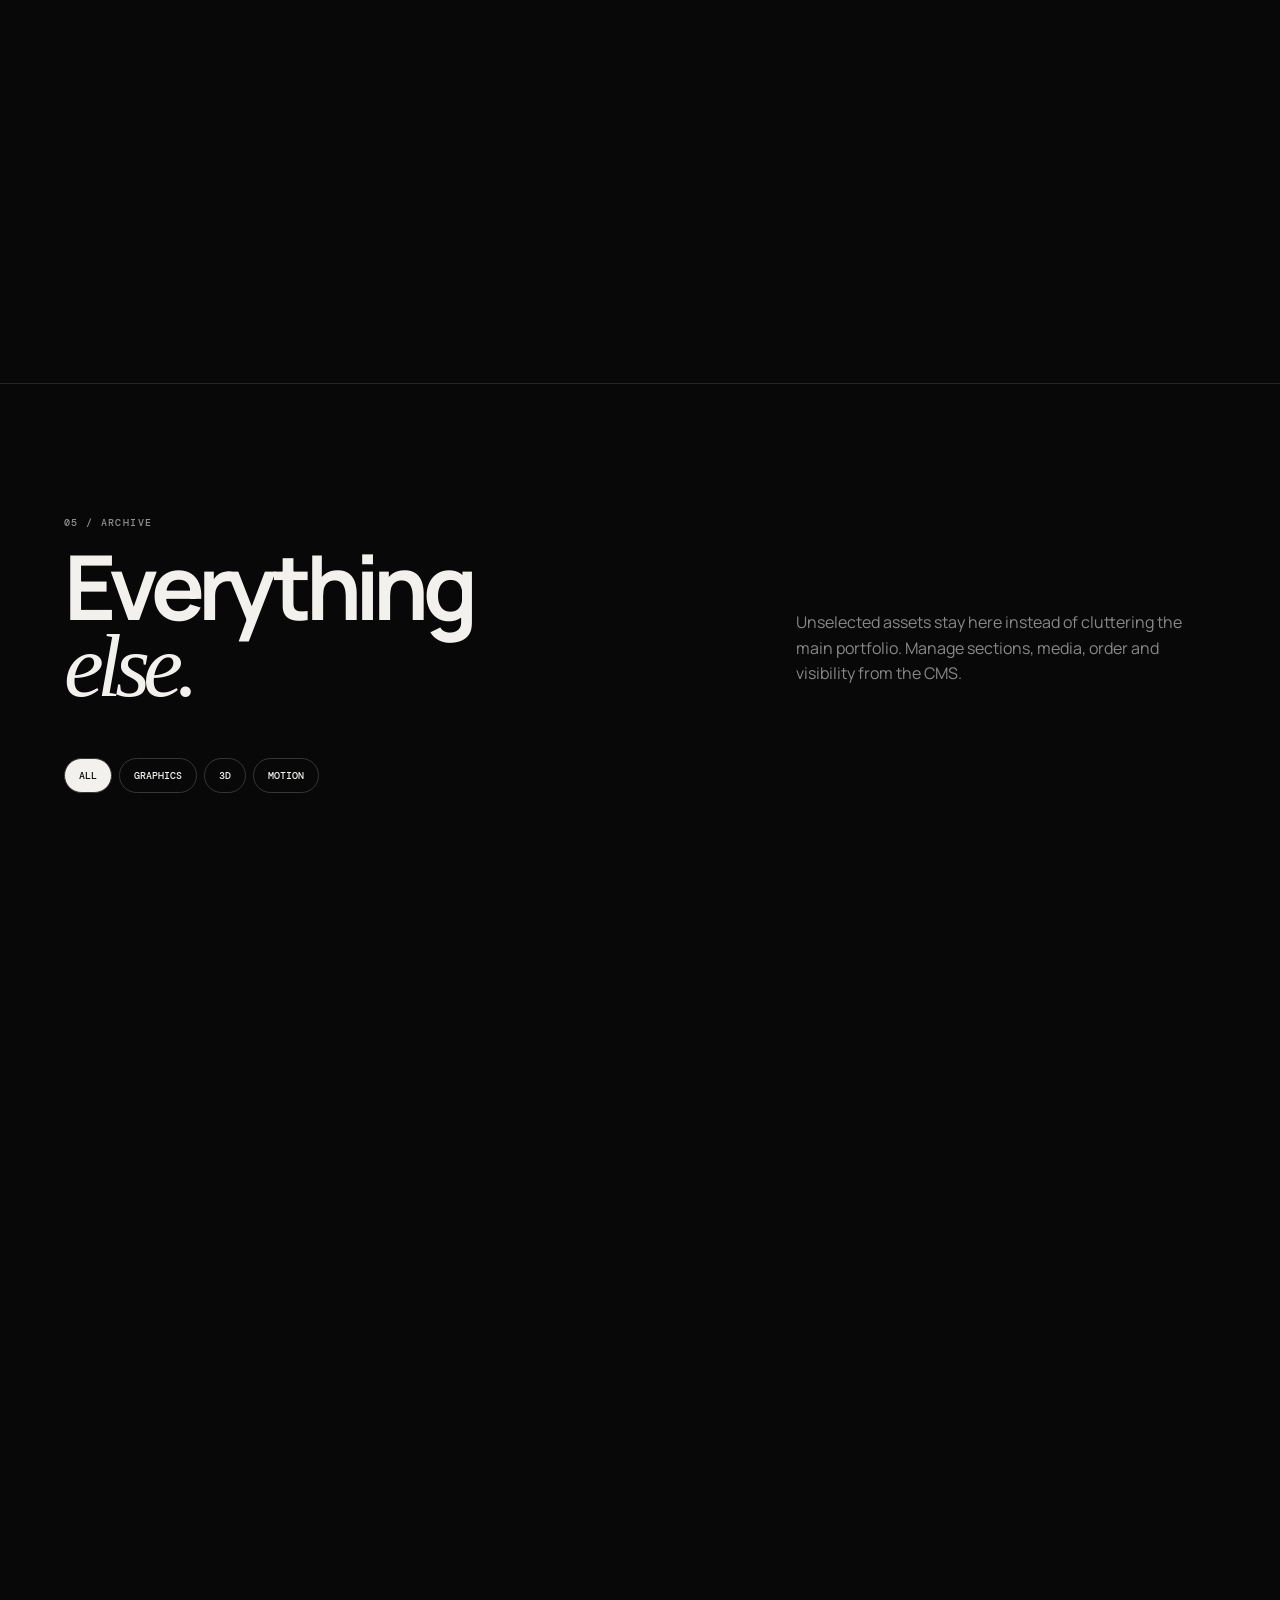
<file: ambar-creative-portfolio-cms-v2-ready/index.html>
<!doctype html>
<html lang="en">
<head>
<meta charset="utf-8"><meta name="viewport" content="width=device-width,initial-scale=1">
<meta name="description" content="Ambar Soni — Creative Video Editor, Motion Designer and Visual Creative. Cinematic editing, AI visuals, motion, 3D and graphic design.">
<meta name="theme-color" content="#080808"><meta property="og:title" content="Ambar Soni — Creative Visual Portfolio"><meta property="og:description" content="Creative video editing, motion design, AI visuals, 3D and graphic design.">
<title>Ambar Soni — Creative Video Editor & Visual Designer</title>
<link rel="preconnect" href="https://fonts.googleapis.com"><link rel="preconnect" href="https://fonts.gstatic.com" crossorigin>
<link href="https://fonts.googleapis.com/css2?family=DM+Mono:wght@400;500&family=Manrope:wght@400;500;600;700;800&display=swap" rel="stylesheet">
<link rel="stylesheet" href="styles.css">
</head>
<body>
<div class="grain"></div>
<header class="nav"><a class="logo" href="#home">AMBAR<span>/</span>SONI</a><nav id="managedNav"><a href="#films">Films</a><a href="#graphics">Graphics</a><a href="#3d">3D</a><a href="#about">About</a></nav><a class="pill" href="#contact">Contact ↗</a></header>
<main id="home">
<section class="hero">
  <div class="eyebrow">AMBAR SONI / CREATIVE VISUAL PORTFOLIO</div>
  <div class="hero-grid">
    <div class="hero-copy"><h1>Ideas<br><em>in motion.</em></h1><p class="hero-lede">Creative video editor, motion designer and visual creative. I build cinematic edits, AI-assisted visuals, graphic campaigns and 3D experiences.</p></div>
    <aside class="profile-card"><div class="profile-photo"><img src="assets/profile-ambar.jpg" alt="Ambar Soni professional portrait"></div><div class="profile-meta"><div><span>AMBAR SONI</span><strong>VIDEO / MOTION / VISUAL</strong></div><span class="profile-index">00 / 26</span></div></aside>
  </div>
  <div class="hero-foot"><div class="hero-meta"><span>GURUGRAM / INDIA</span><span>AVAILABLE FOR FREELANCE & CONTRACT</span></div><div class="scroll">SCROLL <b>↓</b></div></div>
</section>
<section class="ticker"><div>VIDEO EDITING ✦ MOTION DESIGN ✦ AI VISUALS ✦ 3D / CGI ✦ GRAPHIC DESIGN ✦ UI / UX MENTIONED ✦ VIDEO EDITING ✦ MOTION DESIGN ✦</div></section>

<div id="managedSections"></div>

<section id="archive" class="section archive"><div class="section-head"><div><span class="eyebrow">05 / ARCHIVE</span><h2>Everything<br><em>else.</em></h2></div><p>Unselected assets stay here instead of cluttering the main portfolio. Manage sections, media, order and visibility from the CMS.</p></div><div class="archive-controls"><button class="active" data-show="all">All</button><button data-show="graphics">Graphics</button><button data-show="3d">3D</button><button data-show="motion">Motion</button></div><div class="archive-grid" id="archiveGrid"></div></section>

<section id="about" class="section about"><div class="eyebrow">06 / ABOUT AMBAR</div><div><h2>Creative video editor.<br>Motion designer.<br><em>Visual problem solver.</em></h2><p>I work across commercial editing, social ads, AI-generated films, motion graphics, 3D/product animation and graphic design. UI/UX is part of my broader digital skill set, while this portfolio stays focused on visual work.</p><div class="tools"><span>AFTER EFFECTS</span><span>PREMIERE PRO</span><span>BLENDER 3D</span><span>DAVINCI RESOLVE</span><span>PHOTOSHOP</span><span>AI WORKFLOWS</span><span>FIGMA / UI UX</span></div></div></section>

<section id="contact" class="contact"><div class="eyebrow">07 / LET'S WORK</div><h2>Have a story<br>worth <em>watching?</em></h2><div class="contact-grid"><a href="mailto:ambarsoni5132@gmail.com"><small>EMAIL</small><strong>ambarsoni5132@gmail.com</strong>↗</a><a href="https://wa.me/919628766910" target="_blank" rel="noopener"><small>WHATSAPP / PHONE</small><strong>+91 96287 66910</strong>↗</a><a href="https://www.linkedin.com/in/videoeditingambar" target="_blank" rel="noopener"><small>LINKEDIN</small><strong>/videoeditingambar</strong>↗</a><a href="https://www.behance.net/gallery/213403953/Behance-Portfolio-Dive-into-Series-of-Experience" target="_blank" rel="noopener"><small>BEHANCE</small><strong>View complete portfolio</strong>↗</a></div><div class="address"><span>BASED IN</span><strong>Sushant Lok Phase 1, Gurugram, Haryana, India</strong></div><footer><span>AMBAR SONI © 2026</span><span>VIDEO / MOTION / DESIGN / AI / 3D</span><a href="editor/" class="editor-link">EDITOR ↗</a></footer></section>
</main><script src="script.js"></script></body></html>
</file>
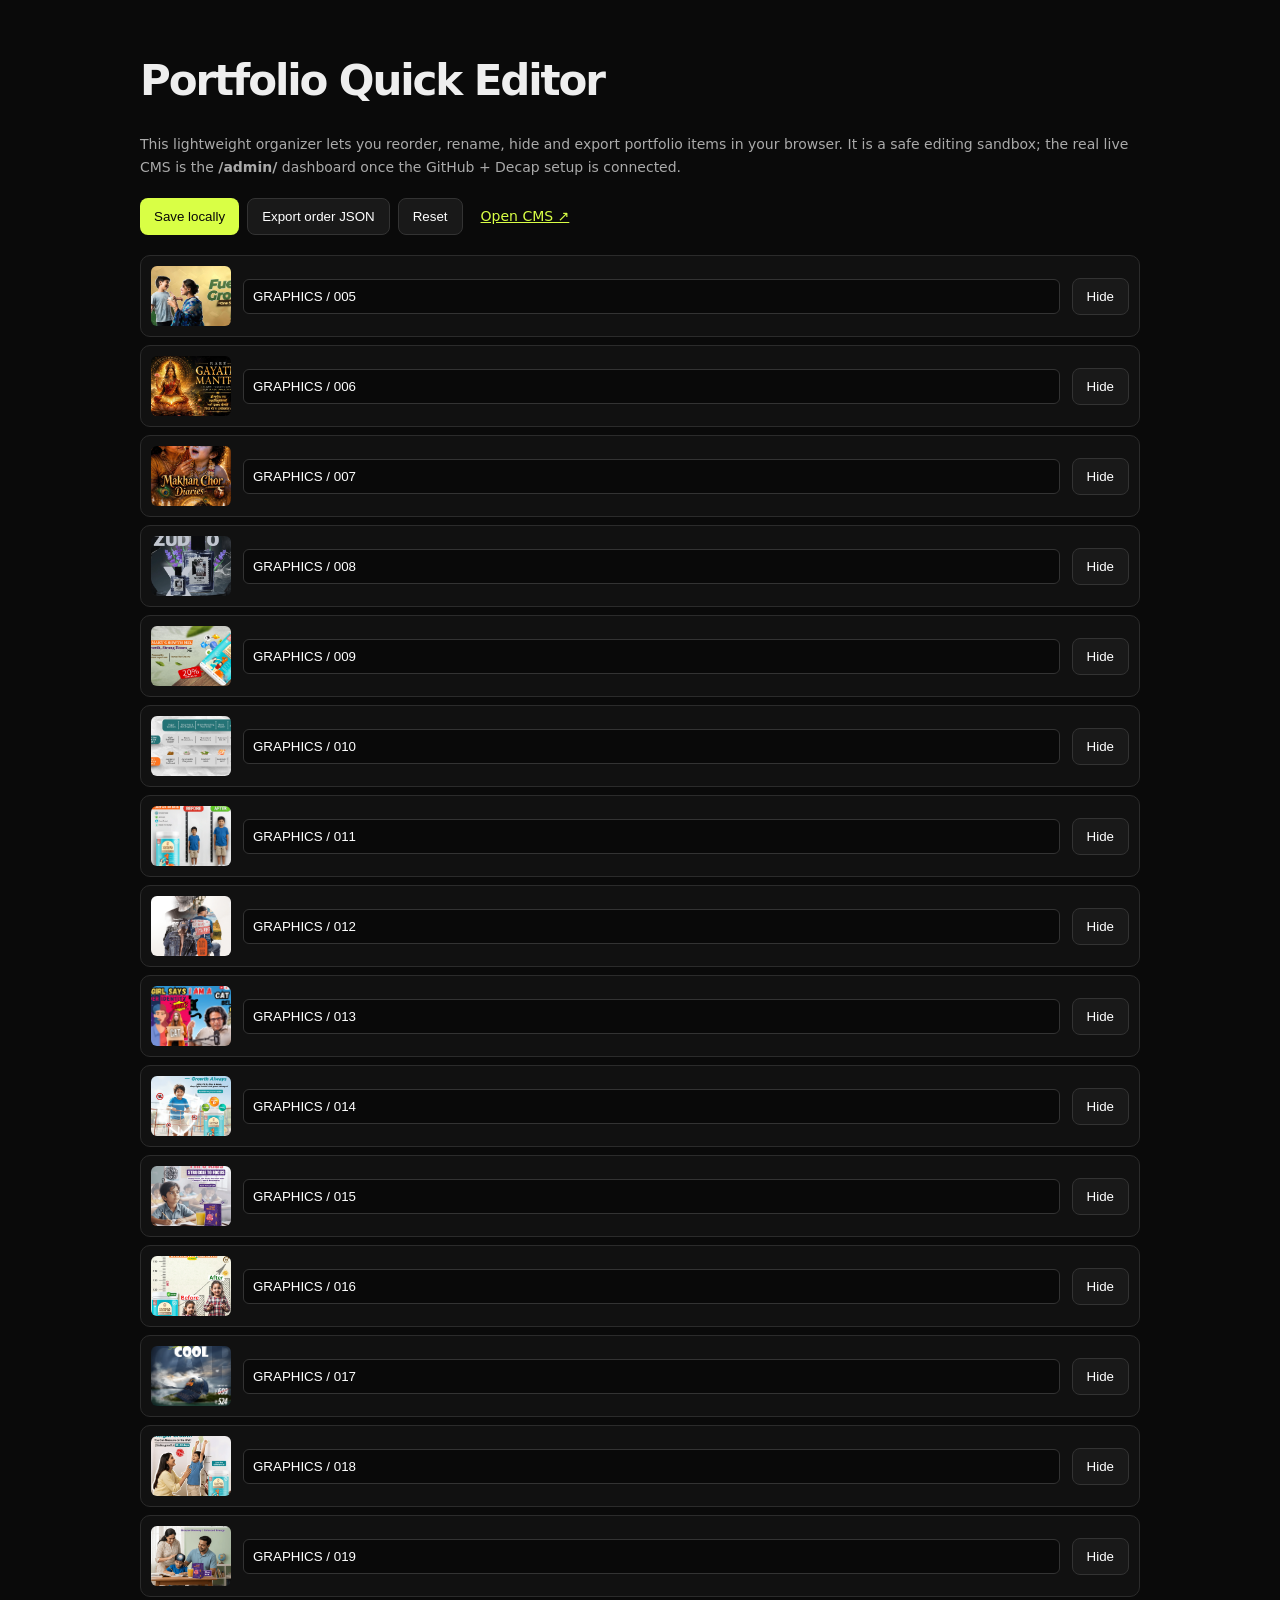
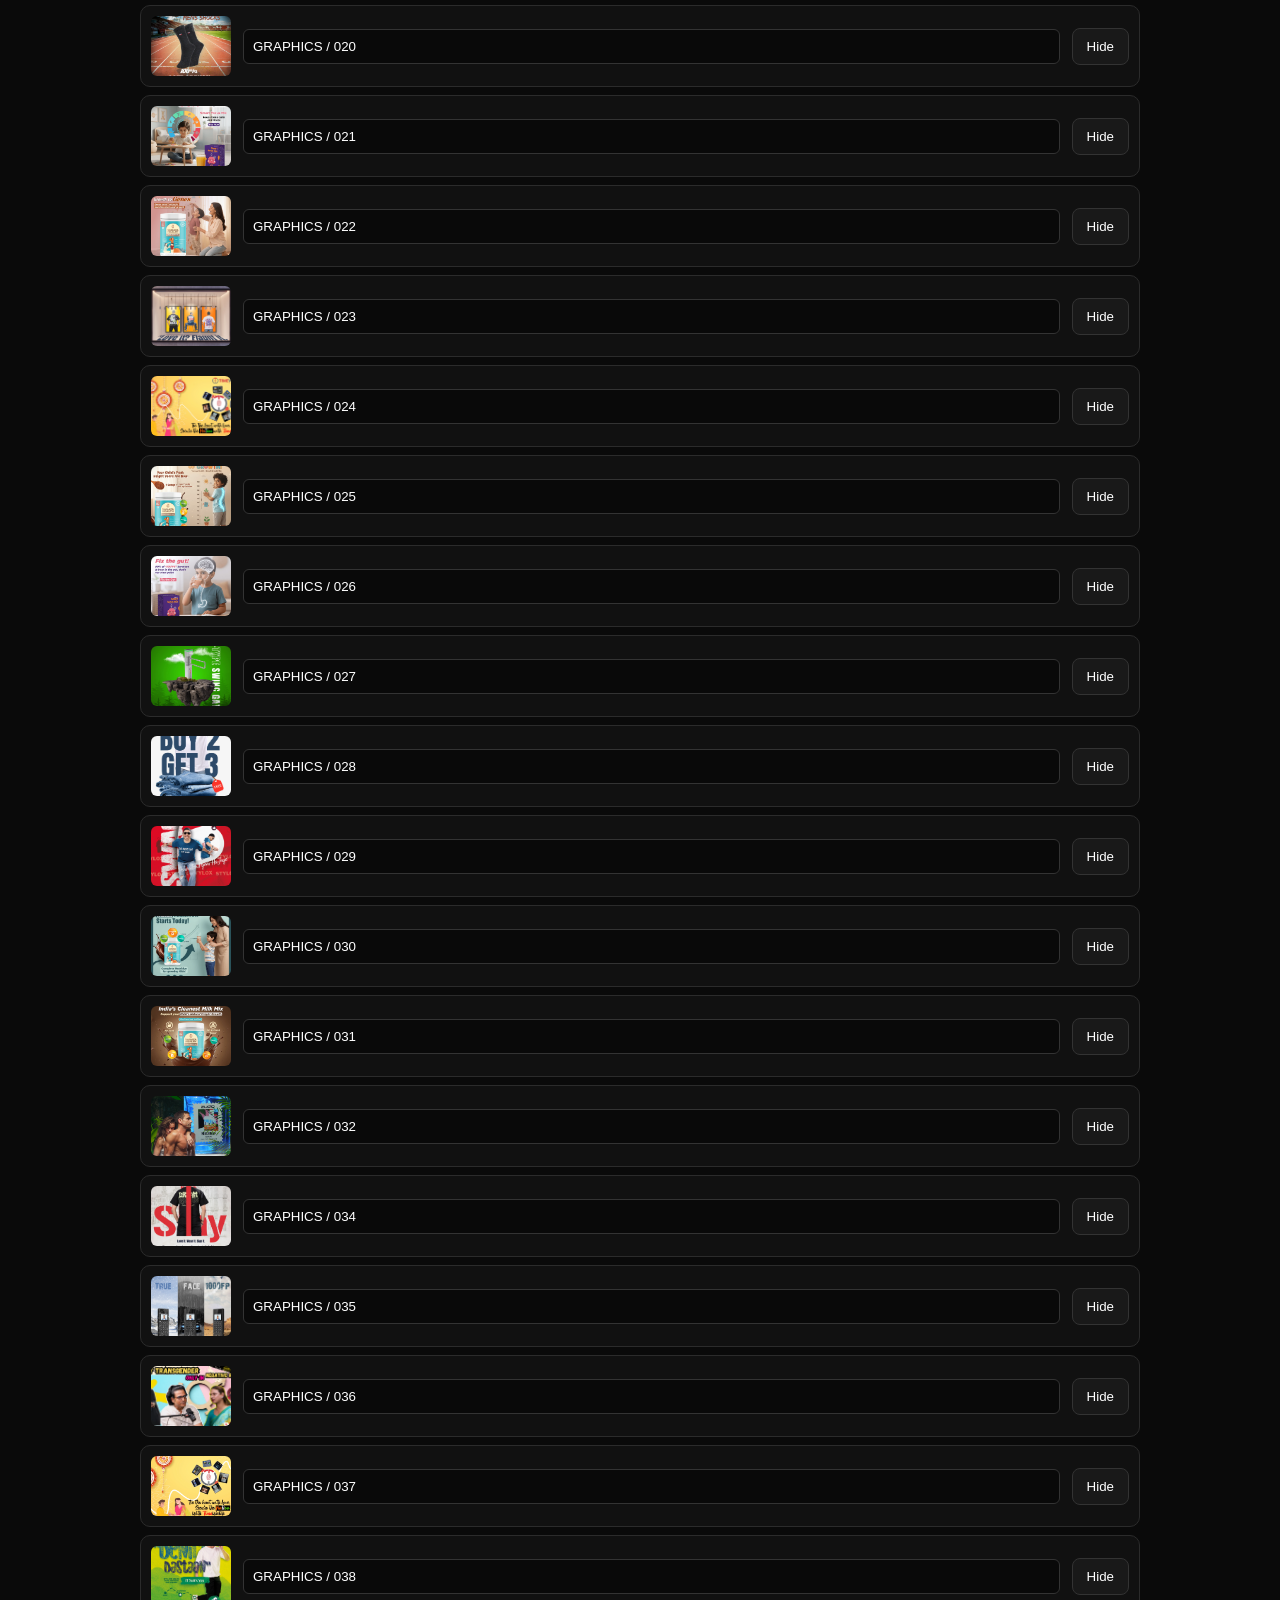
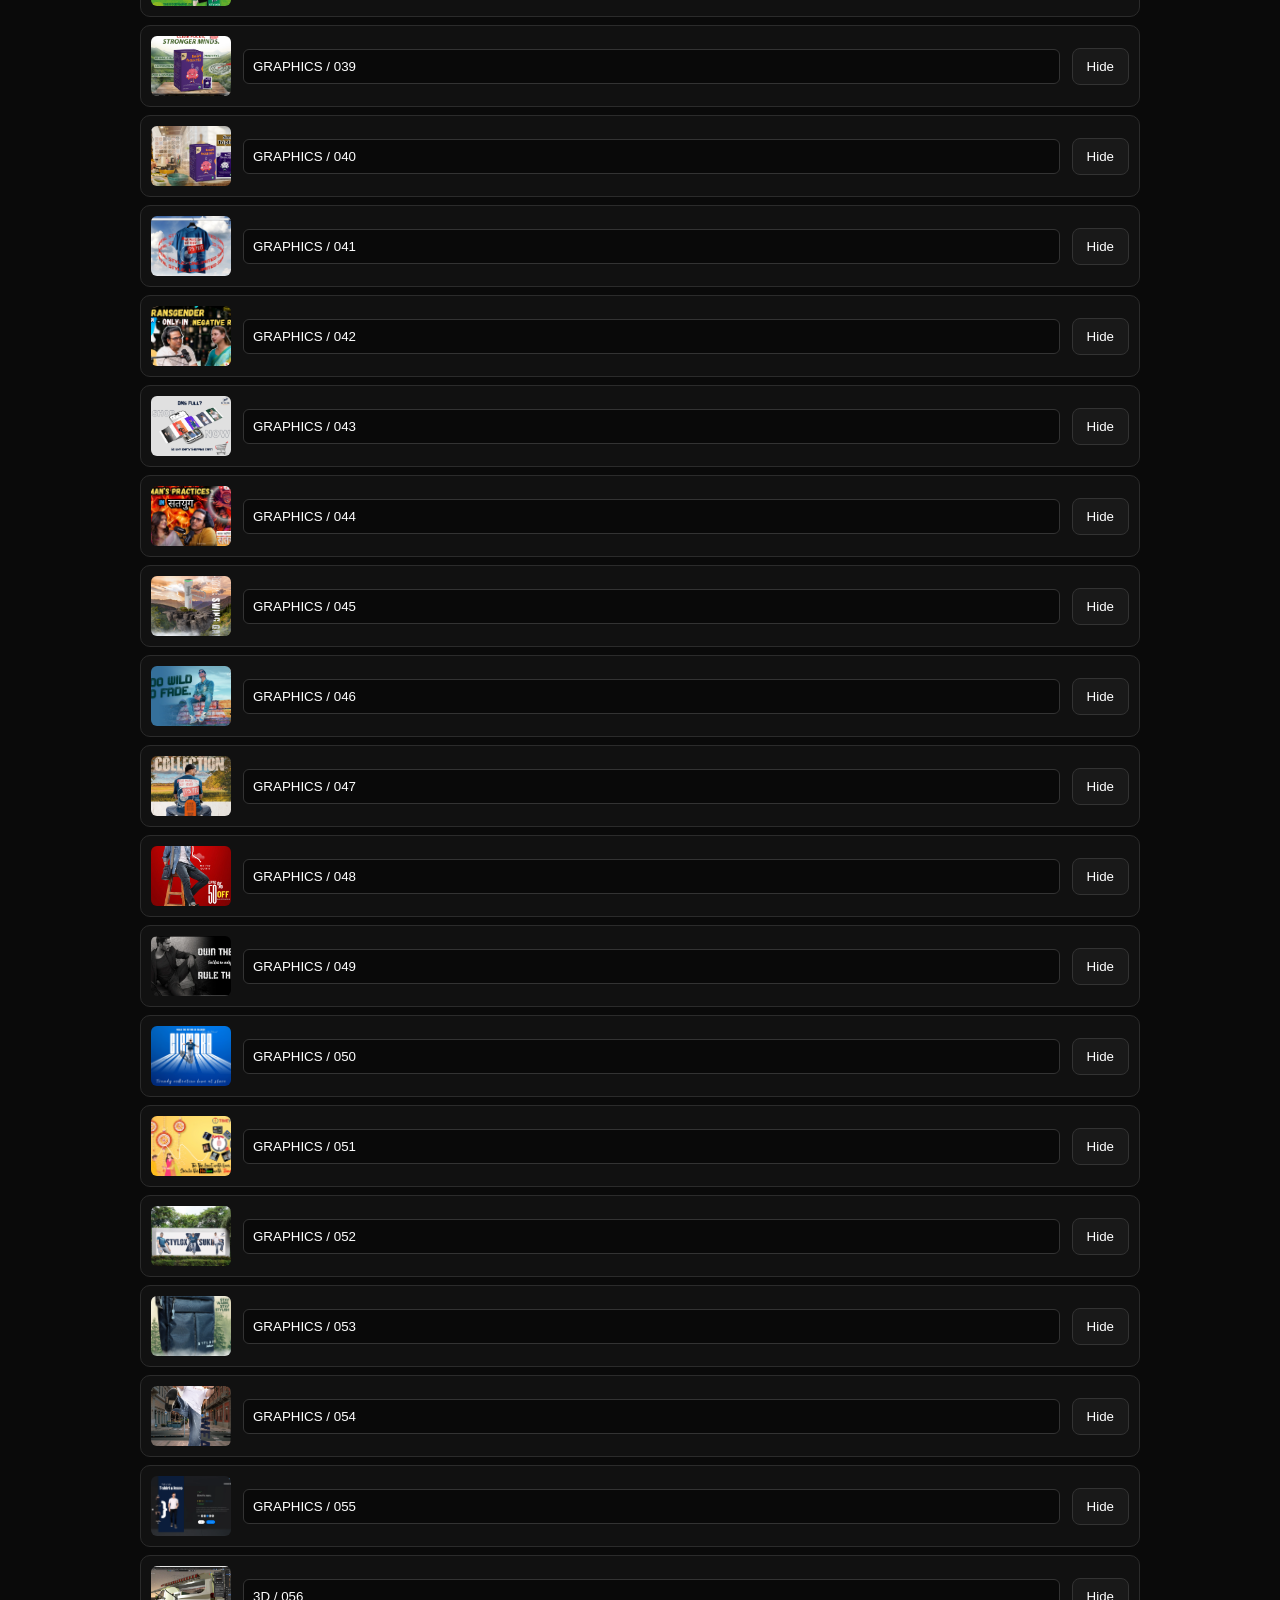
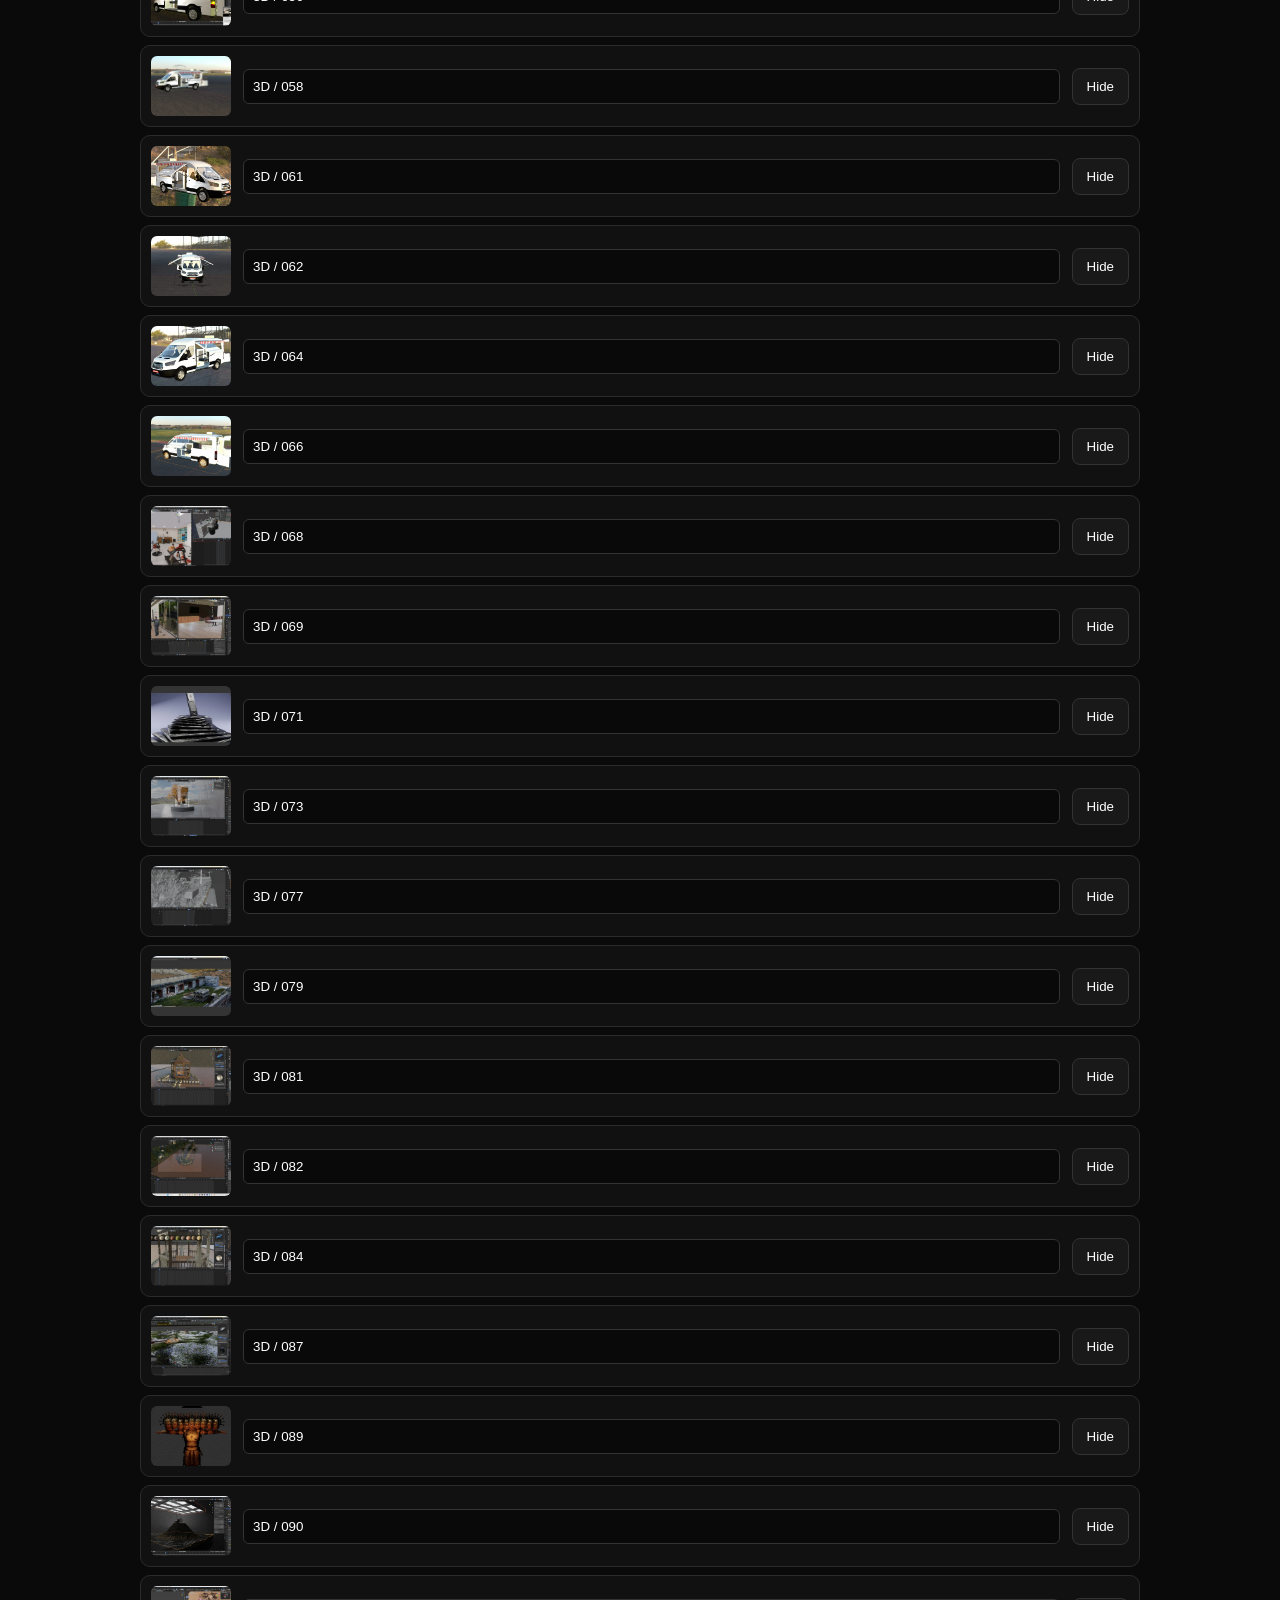
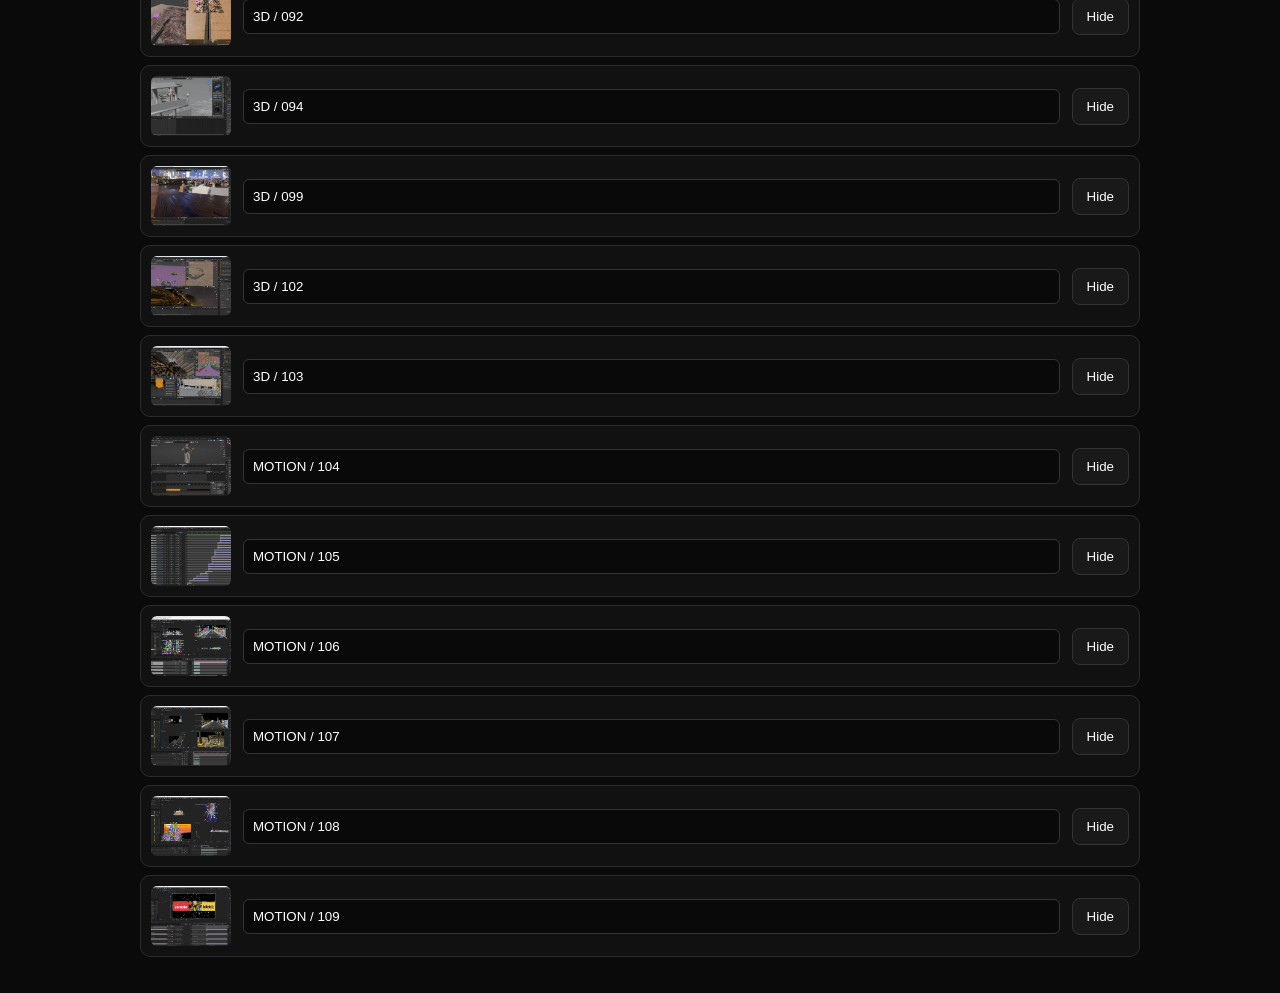
<file: editor/index.html>
<!doctype html><html><head><meta charset="utf-8"><meta name="viewport" content="width=device-width,initial-scale=1"><title>Ambar Portfolio — Quick Editor</title><style>body{margin:0;background:#0a0a0a;color:#eee;font:14px system-ui;padding:28px}.wrap{max-width:1000px;margin:auto}h1{font-size:42px;letter-spacing:-.05em}.note{color:#aaa;line-height:1.6}.toolbar{display:flex;gap:8px;flex-wrap:wrap;margin:20px 0}button{background:#191919;border:1px solid #333;color:#fff;padding:10px 14px;border-radius:8px;cursor:pointer}button.primary{background:#d9ff45;color:#080808;border:0}.item{display:flex;gap:12px;align-items:center;border:1px solid #2b2b2b;background:#111;padding:10px;margin:8px 0;border-radius:10px}.item img{width:80px;height:60px;object-fit:cover;border-radius:6px}.item input{flex:1;background:#090909;border:1px solid #333;color:#fff;padding:9px;border-radius:6px}.item[draggable=true]{cursor:grab}.small{color:#777;font-size:12px}</style></head><body><div class="wrap"><h1>Portfolio Quick Editor</h1><p class="note">This lightweight organizer lets you reorder, rename, hide and export portfolio items in your browser. It is a safe editing sandbox; the real live CMS is the <b>/admin/</b> dashboard once the GitHub + Decap setup is connected.</p><div class="toolbar"><button class="primary" id="save">Save locally</button><button id="export">Export order JSON</button><button id="reset">Reset</button><a href="../admin/" style="color:#d9ff45;padding:10px">Open CMS ↗</a></div><div id="list"></div></div><script>const key='ambar-portfolio-editor-v1';const items=[...['005','006','007','008','009','010','011','012','013','014','015','016','017','018','019','020','021','022','023','024','025','026','027','028','029','030','031','032','034','035','036','037','038','039','040','041','042','043','044','045','046','047','048','049','050','051','052','053','054','055'].map(n=>({cat:'graphics',n})),...['056','058','061','062','064','066','068','069','071','073','077','079','081','082','084','087','089','090','092','094','099','102','103'].map(n=>({cat:'3d',n})),...['104','105','106','107','108','109'].map(n=>({cat:'motion',n}))];let data=JSON.parse(localStorage.getItem(key)||'null')||items;const list=document.querySelector('#list');function render(){list.innerHTML='';data.forEach((x,i)=>{const el=document.createElement('div');el.className='item';el.draggable=true;el.dataset.i=i;el.innerHTML=`<img src="../assets/${x.cat}/${x.n}.webp"><input value="${x.cat.toUpperCase()} / ${x.n}"><button data-hide>${x.hidden?'Show':'Hide'}</button>`;el.querySelector('input').oninput=e=>x.label=e.target.value;el.querySelector('[data-hide]').onclick=()=>{x.hidden=!x.hidden;render()};el.ondragstart=e=>e.dataTransfer.setData('text/plain',i);el.ondragover=e=>e.preventDefault();el.ondrop=e=>{const from=+e.dataTransfer.getData('text/plain'),to=+el.dataset.i;const [m]=data.splice(from,1);data.splice(to,0,m);render()};list.appendChild(el)})}render();document.querySelector('#save').onclick=()=>{localStorage.setItem(key,JSON.stringify(data));alert('Saved in this browser.')};document.querySelector('#export').onclick=()=>{const a=document.createElement('a');a.href=URL.createObjectURL(new Blob([JSON.stringify(data,null,2)],{type:'application/json'}));a.download='portfolio-order.json';a.click()};document.querySelector('#reset').onclick=()=>{localStorage.removeItem(key);data=items;render()}</script></body></html>
</file>
<file: styles.css>
:root{--bg:#080808;--fg:#f2f1ed;--muted:#909090;--line:#252525;--accent:#d9ff45;--paper:#efeee9;--ink:#101010}*{box-sizing:border-box}html{scroll-behavior:smooth}body{margin:0;background:var(--bg);color:var(--fg);font-family:Manrope,system-ui,sans-serif;overflow-x:hidden}.grain{position:fixed;inset:0;pointer-events:none;z-index:20;opacity:.04;background-image:url("data:image/svg+xml,%3Csvg xmlns='http://www.w3.org/2000/svg' width='180' height='180' viewBox='0 0 180 180'%3E%3Cfilter id='n'%3E%3CfeTurbulence type='fractalNoise' baseFrequency='.8' numOctaves='3' stitchTiles='stitch'/%3E%3C/filter%3E%3Crect width='100%25' height='100%25' filter='url(%23n)'/%3E%3C/svg%3E")}.nav{height:76px;padding:0 5vw;display:flex;align-items:center;justify-content:space-between;position:fixed;inset:0 0 auto;z-index:10;background:linear-gradient(#080808 30%,transparent);backdrop-filter:blur(10px)}.logo{font-weight:800;letter-spacing:-.07em;color:var(--fg);text-decoration:none}.logo span{color:var(--accent);padding:0 3px}.nav nav{display:flex;gap:28px}.nav nav a,.pill,.text-link{color:var(--fg);text-decoration:none;font:500 .68rem "DM Mono",monospace;text-transform:uppercase;letter-spacing:.11em}.pill{border:1px solid #363636;border-radius:999px;padding:11px 14px}.hero{min-height:100vh;padding:135px 5vw 50px;display:flex;flex-direction:column;justify-content:space-between}.eyebrow{font:500 .65rem "DM Mono",monospace;letter-spacing:.13em;text-transform:uppercase;color:var(--muted)}.hero-grid{display:grid;grid-template-columns:minmax(0,1fr) 330px;gap:7vw;align-items:center;margin-top:7vh}.hero h1{font-size:clamp(5rem,12vw,12.5rem);line-height:.78;letter-spacing:-.095em;margin:0;font-weight:800}.hero h1 em,h2 em{font-family:Georgia,serif;font-weight:400}.hero h1 em{color:#cfcfcf}.hero-lede{max-width:560px;color:#aaa;line-height:1.7;font-size:.95rem;margin-top:50px}.profile-card{border:1px solid #343434;background:#0d0d0d;padding:9px;transform:rotate(1.5deg);box-shadow:0 25px 80px #0008}.profile-photo{aspect-ratio:4/5;overflow:hidden;background:#151515}.profile-photo img{width:100%;height:100%;object-fit:cover;object-position:center 35%;display:block;filter:saturate(.9) contrast(1.03)}.profile-meta{display:flex;justify-content:space-between;gap:10px;padding:13px 7px 4px;font:500 .62rem "DM Mono",monospace}.profile-meta div{display:grid;gap:4px}.profile-meta strong{color:#777;font-size:.54rem}.profile-index{color:var(--accent)}.hero-foot{display:flex;justify-content:space-between;align-items:end}.hero-meta{display:flex;gap:40px;font:500 .62rem "DM Mono",monospace;color:#777}.scroll{font:500 .62rem "DM Mono",monospace;color:#777}.scroll b{color:var(--accent);font-size:1rem;margin-left:8px}.ticker{border-block:1px solid var(--line);overflow:hidden;white-space:nowrap;padding:19px 0;color:#ccc;font-size:.95rem}.ticker div{display:inline-block;animation:ticker 28s linear infinite}@keyframes ticker{to{transform:translateX(-50%)}}.section{padding:125px 5vw}.section-head{display:flex;justify-content:space-between;align-items:end;margin-bottom:55px}.section-head h2{font-size:clamp(3.4rem,7vw,7.5rem);line-height:.84;letter-spacing:-.075em;margin:17px 0 0}.text-link{border-bottom:1px solid #555;padding-bottom:6px}.film-grid{display:grid;grid-template-columns:repeat(2,1fr);gap:55px 24px}.film-feature{grid-column:1/-1}.video{aspect-ratio:16/9;background:#111;overflow:hidden}.video iframe{width:100%;height:100%;border:0}.film-meta{border-bottom:1px solid var(--line);padding:14px 0}.film-meta span{font:500 .6rem "DM Mono",monospace;color:#888}.film-meta h3{font-size:1rem;font-weight:500;margin:8px 0 0;letter-spacing:-.02em}.light-grid{background:var(--paper);color:var(--ink)}.light-grid .eyebrow,.light-grid .text-link{color:#666}.light-grid .section-head h2{color:#111}.masonry{display:grid;grid-template-columns:repeat(4,1fr);gap:10px}.asset{margin:0;position:relative;background:#ddd;overflow:hidden;cursor:zoom-in}.asset img{width:100%;height:100%;object-fit:cover;display:block;transition:transform .7s cubic-bezier(.2,.7,.2,1)}.asset:hover img{transform:scale(1.04)}.graphics .asset:nth-child(3n+1){aspect-ratio:4/5}.graphics .asset:nth-child(3n+2){aspect-ratio:1/1}.graphics .asset:nth-child(3n){aspect-ratio:4/5}.asset figcaption{position:absolute;left:8px;right:8px;bottom:8px;display:flex;justify-content:space-between;padding:8px 9px;background:#050505cc;color:#fff;backdrop-filter:blur(8px);font:500 .55rem "DM Mono",monospace;opacity:0;transform:translateY(6px);transition:.25s}.asset:hover figcaption{opacity:1;transform:none}.dark-alt{background:#0d0d0d}.process-line{display:flex;gap:14px;align-items:center;border-block:1px solid var(--line);padding:17px 0;margin-bottom:20px;overflow:auto;white-space:nowrap;font:500 .6rem "DM Mono",monospace;color:#777}.process-line b{color:var(--accent)}.three{grid-template-columns:repeat(4,1fr)}.three .asset{aspect-ratio:4/3}.motion{grid-template-columns:repeat(3,1fr)}.motion .asset{aspect-ratio:16/10}.archive{border-top:1px solid var(--line)}.archive .section-head p{max-width:420px;color:#888;line-height:1.6}.archive-controls{display:flex;gap:7px;margin-bottom:25px;flex-wrap:wrap}.archive-controls button,.filter-toggle{border:1px solid #363636;background:transparent;color:inherit;padding:10px 14px;border-radius:999px;font:500 .62rem "DM Mono",monospace;text-transform:uppercase;cursor:pointer}.archive-controls button.active,.archive-controls button:hover{background:var(--fg);color:var(--bg)}.archive-grid{display:grid;grid-template-columns:repeat(6,1fr);gap:7px}.archive-grid .asset{aspect-ratio:1/1}.about{display:grid;grid-template-columns:.4fr 1.6fr;gap:8vw;border-top:1px solid var(--line)}.about h2{font-size:clamp(3rem,6vw,6.5rem);line-height:.88;letter-spacing:-.07em;margin:0}.about p{max-width:720px;color:#999;line-height:1.7;margin:45px 0}.tools{display:flex;gap:7px;flex-wrap:wrap}.tools span{border:1px solid #303030;padding:9px 10px;font:500 .58rem "DM Mono",monospace;color:#aaa}.contact{padding:150px 5vw 28px;border-top:1px solid var(--line)}.contact h2{font-size:clamp(4rem,11vw,12rem);line-height:.78;letter-spacing:-.09em;margin:55px 0 75px}.contact-grid{display:grid;grid-template-columns:repeat(2,1fr);border-top:1px solid var(--line)}.contact-grid a{display:grid;grid-template-columns:1fr auto;gap:10px;padding:24px 0;border-bottom:1px solid var(--line);color:var(--fg);text-decoration:none}.contact-grid a:nth-child(odd){padding-right:30px;border-right:1px solid var(--line)}.contact-grid a:nth-child(even){padding-left:30px}.contact-grid small{grid-column:1/-1;color:#777;font:500 .58rem "DM Mono",monospace}.contact-grid strong{font-weight:500}.address{display:flex;justify-content:space-between;border-bottom:1px solid var(--line);padding:22px 0;font-size:.85rem}.address span{font:500 .58rem "DM Mono",monospace;color:#777}.address strong{font-weight:500}.contact footer{display:flex;justify-content:space-between;padding-top:17px;font:500 .57rem "DM Mono",monospace;color:#666}.editor-link{color:#777;text-decoration:none}.reveal{opacity:0;transform:translateY(22px);transition:opacity .8s ease,transform .8s ease}.reveal.in{opacity:1;transform:none}@media(max-width:850px){.nav nav{display:none}.hero{padding-top:115px}.hero-grid{grid-template-columns:1fr;gap:40px}.profile-card{max-width:340px;width:100%;justify-self:end}.hero h1{font-size:20vw}.hero-lede{margin-top:35px}.hero-meta{display:grid;gap:8px}.section{padding:85px 5vw}.section-head{display:block}.text-link{display:inline-block;margin-top:25px}.film-grid{grid-template-columns:1fr}.film-feature{grid-column:auto}.masonry,.three{grid-template-columns:repeat(2,1fr)}.motion{grid-template-columns:1fr}.archive-grid{grid-template-columns:repeat(3,1fr)}.about{grid-template-columns:1fr;gap:30px}.contact-grid{grid-template-columns:1fr}.contact-grid a:nth-child(odd){border-right:0;padding-right:0}.contact-grid a:nth-child(even){padding-left:0}.address{display:grid;gap:8px}.contact footer{display:grid;gap:10px}}@media(max-width:520px){.hero h1{font-size:22vw}.masonry,.three{grid-template-columns:1fr}.archive-grid{grid-template-columns:repeat(2,1fr)}.profile-card{max-width:290px}.section-head h2{font-size:15vw}.contact h2{font-size:17vw}}

.managed-section.light{background:var(--paper);color:var(--ink)}.managed-section.light .eyebrow{color:#666}.managed-section.light .section-head h2{color:#111}.managed-description{max-width:700px;color:#999;line-height:1.7;margin:-25px 0 45px}.managed-section.light .managed-description{color:#666}.asset-media{width:100%;height:100%;min-height:100%;background:#111}.asset-media img,.asset-media video{width:100%;height:100%;object-fit:cover;display:block}.asset-empty{display:grid;place-items:center;color:#777;font:500 .65rem "DM Mono",monospace}.film .video video{width:100%;height:100%;object-fit:cover;display:block}.film-meta p{color:#888;line-height:1.5;font-size:.78rem;margin:10px 0 0}.asset figcaption{gap:10px;align-items:center}.asset figcaption strong{font-weight:500;margin-left:auto;text-align:right}

/* Interactive creative layer */
body{--mx:50vw;--my:45vh}.pointer-glow{position:fixed;left:-110px;top:-110px;width:220px;height:220px;border-radius:50%;pointer-events:none;z-index:1;opacity:0;filter:blur(24px);mix-blend-mode:screen;transition:opacity .4s ease}.pointer-glow-a{background:radial-gradient(circle,rgba(217,255,69,.24) 0,rgba(217,255,69,.10) 28%,transparent 68%)}.pointer-glow-b{width:330px;height:330px;left:-165px;top:-165px;filter:blur(38px);background:radial-gradient(circle,rgba(120,75,255,.12) 0,rgba(35,255,190,.06) 30%,transparent 70%)}.pointer-active .pointer-glow{opacity:1}.nav,.hero,.ticker,.section,.contact{position:relative;z-index:2}.hero{isolation:isolate}.hero:after{content:"";position:absolute;inset:10% 20% 10% 5%;z-index:-1;pointer-events:none;background:radial-gradient(circle at 45% 48%,rgba(217,255,69,.055),transparent 32%),radial-gradient(circle at 75% 30%,rgba(113,80,255,.04),transparent 28%);filter:blur(35px)}
.hero-type{display:flex!important;flex-direction:column;gap:.02em}.hero-constant{display:block}.hero-role-wrap{display:flex;align-items:baseline;min-height:.92em;position:relative;white-space:nowrap}.hero-role-wrap em{color:#cfcfcf;font-style:italic}.type-cursor{width:.055em;height:.72em;background:var(--accent);display:inline-block;margin-left:.09em;animation:blinkCursor .8s steps(1) infinite;transform:translateY(.02em)}@keyframes blinkCursor{50%{opacity:0}}
.graphics .asset,.managed-section#graphics .asset{cursor:zoom-in}.graphics .asset:after,.managed-section#graphics .asset:after{content:"OPEN ↗";position:absolute;right:12px;top:12px;padding:7px 9px;border:1px solid #ffffff55;border-radius:999px;background:#05050599;color:#fff;font:500 .52rem "DM Mono",monospace;letter-spacing:.08em;opacity:0;transform:translateY(-5px);transition:.25s;backdrop-filter:blur(8px)}.graphics .asset:hover:after,.managed-section#graphics .asset:hover:after{opacity:1;transform:none}.modal-open{overflow:hidden}.media-lightbox{position:fixed;inset:0;z-index:100;background:rgba(5,5,5,.88);backdrop-filter:blur(18px);display:grid;place-items:center;padding:5vw;opacity:0;visibility:hidden;transition:.35s}.media-lightbox.open{opacity:1;visibility:visible}.lightbox-inner{width:min(1100px,92vw);max-height:90vh;display:grid;gap:14px;transform:translateY(20px) scale(.97);transition:.45s cubic-bezier(.2,.7,.2,1)}.media-lightbox.open .lightbox-inner{transform:none}.lightbox-inner img{width:100%;max-height:78vh;object-fit:contain;background:#111;box-shadow:0 35px 100px #000}.lightbox-caption{display:flex;justify-content:space-between;gap:20px;color:#fff;font:500 .65rem "DM Mono",monospace;text-transform:uppercase;letter-spacing:.08em}.lightbox-caption span{color:#999}.lightbox-close{position:absolute;top:24px;right:30px;border:1px solid #555;background:#111;color:#fff;border-radius:50%;width:42px;height:42px;font-size:24px;cursor:pointer}
.envelope-section{height:150vh;position:relative;background:linear-gradient(180deg,#080808 0%,#0b0b0b 55%,#080808 100%);border-top:1px solid var(--line);overflow:hidden}.envelope-stage{position:sticky;top:0;height:100vh;display:grid;place-items:center;padding:90px 5vw}.envelope-copy{position:absolute;left:5vw;top:18vh;z-index:5}.envelope-copy p{font-size:clamp(2rem,4vw,4.8rem);line-height:.9;letter-spacing:-.07em;margin:18px 0}.envelope-copy strong{font-weight:700}.envelope-wrap{position:relative;width:min(620px,78vw);aspect-ratio:1.6/1;--card-lift:0px;--card-tilt:2.5deg;perspective:1200px;margin-left:24vw;margin-top:14vh}.envelope-shadow{position:absolute;inset:55% 5% -12%;background:#000;filter:blur(28px);opacity:.7}.envelope{position:absolute;inset:0;transform-style:preserve-3d}.envelope-back,.envelope-front{position:absolute;inset:0;background:linear-gradient(145deg,#1c1c1c,#101010);border:1px solid #3a3a3a}.envelope-back{clip-path:polygon(0 0,100% 0,50% 65%)}.envelope-front{clip-path:polygon(0 0,50% 56%,100% 0,100% 100%,0 100%);background:linear-gradient(145deg,#151515,#0c0c0c);z-index:3}.envelope-front:after{content:"AMBAR / SONI";position:absolute;left:7%;bottom:10%;font:500 .55rem "DM Mono",monospace;color:#777;letter-spacing:.12em}.envelope-flap{position:absolute;left:0;right:0;top:0;height:70%;background:linear-gradient(145deg,#242424,#101010);border:1px solid #414141;clip-path:polygon(0 0,100% 0,50% 100%);transform-origin:50% 0;z-index:4;backface-visibility:hidden;transition:filter .2s}.envelope-wrap.opened .envelope-flap{filter:brightness(.72)}.envelope-card{position:absolute;z-index:2;left:8%;right:8%;bottom:9%;height:82%;padding:34px 36px;background:var(--paper);color:var(--ink);border:1px solid #c8c7c1;box-shadow:0 30px 70px #0009;transform:translateY(var(--card-lift)) rotate(var(--card-tilt));transform-origin:bottom center;transition:transform .08s linear;display:flex;flex-direction:column;justify-content:space-between}.envelope-card .eyebrow{color:#666}.envelope-card h3{font-size:clamp(2.5rem,5vw,5.5rem);line-height:.82;letter-spacing:-.07em;margin:15px 0}.envelope-card h3 em{font-family:Georgia,serif;font-weight:400}.envelope-card p{font:500 .7rem "DM Mono",monospace;color:#666;text-transform:uppercase}.envelope-cta{align-self:flex-start;color:#111;text-decoration:none;border-bottom:1px solid #111;padding-bottom:6px;font:500 .65rem "DM Mono",monospace}.contact{position:relative;z-index:3}
@media(max-width:850px){.pointer-glow{display:none}.hero-type{font-size:15vw!important}.hero-role-wrap{white-space:normal;min-height:1.05em}.envelope-copy{top:12vh}.envelope-wrap{margin:18vh auto 0;width:90vw}.envelope-card{padding:24px;height:76%}.envelope-section{height:135vh}.lightbox-inner img{max-height:72vh}}
@media(max-width:520px){.hero-type{font-size:17vw!important}.envelope-copy p{font-size:10vw}.envelope-wrap{margin-top:28vh}.envelope-card h3{font-size:12vw}.envelope-card{padding:18px}.envelope-card p{font-size:.56rem}}


/* Advanced portfolio presentations */
.special-section{position:relative;overflow:hidden;perspective:1400px;isolation:isolate}
.special-section:before{content:"";position:absolute;inset:0;pointer-events:none;background:radial-gradient(circle at calc(50% + var(--scroll-p,0)*18%) 40%,rgba(111,255,156,.045),transparent 34%);z-index:-1}
.special-head{margin-bottom:22px}
.special-index{font:500 .62rem "DM Mono",monospace;color:#6f6f6f;letter-spacing:.08em}
.scroll-shuttle{overflow:hidden;width:100%;border-block:1px solid var(--line);padding:12px 0;margin:0 0 48px;white-space:nowrap;color:#6f6f6f;font:500 .58rem "DM Mono",monospace;letter-spacing:.1em}
.scroll-shuttle span{display:inline-block;min-width:130%;will-change:transform;transition:transform .08s linear}
.special-foot{display:flex;justify-content:space-between;gap:20px;margin-top:24px;padding-top:15px;border-top:1px solid var(--line);color:#777;font:500 .58rem "DM Mono",monospace;letter-spacing:.08em}

/* AI card deck */
.ai-section{min-height:900px;background:#070707}
.ai-deck{position:relative;height:min(66vw,650px);min-height:470px;margin:10px auto 0;max-width:1200px;transform-style:preserve-3d;touch-action:pan-y}
.ai-card{position:absolute;left:50%;top:50%;width:min(30vw,320px);min-width:220px;aspect-ratio:3/4.15;transform-style:preserve-3d;transition:transform .85s cubic-bezier(.16,.78,.2,1),opacity .65s ease,filter .65s ease;will-change:transform;cursor:pointer}
.ai-card-media{position:relative;width:100%;height:100%;overflow:hidden;border:1px solid rgba(255,255,255,.12);border-radius:22px;background:#111;box-shadow:0 28px 80px rgba(0,0,0,.48);backface-visibility:hidden}
.ai-card-media video,.ai-card-media .special-poster{width:100%;height:100%;object-fit:cover;display:block}
.ai-card:nth-child(1) .ai-card-media{background:#252a28}.ai-card:nth-child(2) .ai-card-media{background:#262126}.ai-card:nth-child(3) .ai-card-media{background:#222}
.ai-card-meta{position:absolute;left:12px;right:12px;bottom:12px;padding:11px 12px;border:1px solid rgba(255,255,255,.12);border-radius:13px;background:rgba(5,5,5,.64);backdrop-filter:blur(14px);display:grid;gap:5px;color:#fff}
.ai-card-meta span{font:500 .52rem "DM Mono",monospace;color:#aaa}
.ai-card-meta strong{font-size:.72rem;font-weight:600;line-height:1.2}
.ai-card[data-position="active"]{transform:translate3d(-50%,calc(-50% + var(--scroll-y,0px)),80px) rotateZ(0deg) rotateY(0deg) scale(1.08);z-index:6;opacity:1;filter:none}
.ai-card[data-position="left"]{transform:translate3d(calc(-50% - 255px),calc(-50% + var(--scroll-y,0px)),0) rotateZ(-9deg) rotateY(12deg) scale(.88);z-index:4;opacity:.94}
.ai-card[data-position="right"]{transform:translate3d(calc(-50% + 255px),calc(-50% + var(--scroll-y,0px)),0) rotateZ(9deg) rotateY(-12deg) scale(.88);z-index:4;opacity:.94}
.ai-card[data-position="far-left"]{transform:translate3d(calc(-50% - 440px),calc(-50% + var(--scroll-y,0px)), -60px) rotateZ(-17deg) rotateY(18deg) scale(.72);z-index:2;opacity:.55;filter:saturate(.7)}
.ai-card[data-position="far-right"]{transform:translate3d(calc(-50% + 440px),calc(-50% + var(--scroll-y,0px)), -60px) rotateZ(17deg) rotateY(-18deg) scale(.72);z-index:2;opacity:.55;filter:saturate(.7)}
.ai-card[data-position="hidden"]{transform:translate3d(-50%,20%, -180px) scale(.45);z-index:0;opacity:0;pointer-events:none}

/* muted controller */
.media-mute{position:absolute;right:12px;top:12px;z-index:8;border:1px solid rgba(255,255,255,.2);border-radius:999px;background:rgba(0,0,0,.62);backdrop-filter:blur(12px);color:#fff;padding:8px 11px;display:flex;align-items:center;gap:7px;font:500 .55rem "DM Mono",monospace;letter-spacing:.05em;cursor:pointer;transition:transform .2s ease,background .2s ease}
.media-mute:hover{transform:translateY(-2px);background:rgba(0,0,0,.82)}
.mute-icon{font-size:.8rem}.mute-label{font-size:.52rem}

/* Talking head floating cinema */
.talking-section{background:#090909;min-height:850px}
.talking-stage{position:relative;min-height:620px;display:grid;grid-template-columns:1.55fr .78fr;grid-template-rows:1fr 1fr;gap:18px;padding:22px 0;transform-style:preserve-3d}
.talk-card{position:relative;min-height:230px;transform:translate3d(var(--mx,0px),var(--my,0px),0) rotateX(var(--rx,0deg)) rotateY(var(--ry,0deg));transition:transform .45s cubic-bezier(.2,.7,.2,1),box-shadow .45s ease,filter .45s ease;transform-style:preserve-3d}
.talk-primary{grid-row:1 / span 2;min-height:620px}
.talk-card:after{content:"";position:absolute;inset:10px -10px -10px 10px;border:1px solid rgba(255,255,255,.06);z-index:-1;transform:translateZ(-30px);pointer-events:none}
.talk-card:hover{z-index:10;transform:translate3d(var(--mx,0px),var(--my,0px),65px) rotateX(var(--rx,0deg)) rotateY(var(--ry,0deg)) scale(1.035);box-shadow:0 45px 110px rgba(0,0,0,.58)}
.talk-card .special-media{height:100%;min-height:inherit;border:1px solid rgba(255,255,255,.1);background:#101010;overflow:hidden;border-radius:4px}
.talk-card .special-video,.talk-card .special-poster{width:100%;height:100%;object-fit:cover;display:block}
.talk-card-meta{position:absolute;left:15px;right:15px;bottom:15px;padding:12px 13px;background:linear-gradient(transparent,rgba(0,0,0,.82));display:grid;gap:5px;color:#fff;pointer-events:none}
.talk-card-meta span{font:500 .53rem "DM Mono",monospace;color:#aaa}.talk-card-meta strong{font-size:.82rem;font-weight:600}
.talking-section .talk-card:nth-child(2){transform:translate3d(0,24px,0) rotate(-2deg)}
.talking-section .talk-card:nth-child(3){transform:translate3d(0,-18px,0) rotate(2deg)}
.talking-section .talk-card:nth-child(2):hover,.talking-section .talk-card:nth-child(3):hover{transform:translate3d(var(--mx,0px),var(--my,0px),65px) rotateX(var(--rx,0deg)) rotateY(var(--ry,0deg)) scale(1.05)}

/* 3D layered showcase */
.three-showcase-section{background:#0b0b0b;min-height:900px}
.three-stage{position:relative;height:min(61vw,610px);min-height:450px;max-width:1250px;margin:10px auto 0;transform-style:preserve-3d}
.three-card{position:absolute;left:50%;top:50%;width:min(39vw,470px);aspect-ratio:1.48/1;transform-style:preserve-3d;transition:transform .9s cubic-bezier(.16,.78,.2,1),opacity .7s ease,filter .6s ease;cursor:pointer}
.three-card .special-media{width:100%;height:100%;overflow:hidden;border-radius:18px;background:#151515;border:1px solid rgba(255,255,255,.1);box-shadow:0 30px 90px rgba(0,0,0,.5)}
.three-card .special-poster,.three-card .special-video{width:100%;height:100%;display:block;object-fit:cover}
.three-card-meta{position:absolute;left:14px;right:14px;bottom:14px;padding:10px 12px;background:rgba(0,0,0,.62);border:1px solid rgba(255,255,255,.12);backdrop-filter:blur(12px);border-radius:12px;color:#fff;display:grid;gap:4px}
.three-card-meta span{font:500 .5rem "DM Mono",monospace;color:#aaa}.three-card-meta strong{font-size:.72rem}
.three-card[data-position="center"]{transform:translate3d(-50%,calc(-50% + var(--scroll-y,0px)),90px) rotateZ(0deg) rotateY(0deg) scale(1.06);z-index:5;opacity:1}
.three-card[data-position="left"]{transform:translate3d(calc(-50% - 300px),calc(-50% + 10px + var(--scroll-y,0px)),0) rotateZ(-7deg) rotateY(15deg) scale(.83);z-index:4;opacity:.9}
.three-card[data-position="right"]{transform:translate3d(calc(-50% + 300px),calc(-50% - 10px + var(--scroll-y,0px)),0) rotateZ(7deg) rotateY(-15deg) scale(.83);z-index:4;opacity:.9}
.three-card[data-position="far-left"]{transform:translate3d(calc(-50% - 535px),calc(-50% + var(--scroll-y,0px)), -80px) rotateZ(-13deg) rotateY(22deg) scale(.65);z-index:2;opacity:.45}
.three-card[data-position="far-right"]{transform:translate3d(calc(-50% + 535px),calc(-50% + var(--scroll-y,0px)), -80px) rotateZ(13deg) rotateY(-22deg) scale(.65);z-index:2;opacity:.45}
.three-card[data-position="hidden"]{transform:translate3d(-50%,15%, -180px) scale(.4);opacity:0;z-index:0;pointer-events:none}
.three-card:hover{filter:brightness(1.08);z-index:8}

/* Shared special media + scroll reveal */
.special-media{position:relative;overflow:hidden}.special-media iframe{width:100%;height:100%;min-height:100%;border:0;display:block}.special-embed{cursor:pointer}.ai-embed-live{cursor:default}.ai-embed-live iframe{width:100%;height:100%;min-height:100%;display:block;border:0;background:#111}
.special-embed.managed-embed-playing{cursor:default}.special-embed.managed-embed-playing iframe{min-height:100%;height:100%}
.special-empty{display:grid;place-items:center;color:#666;font:500 .58rem "DM Mono",monospace}
.special-section .reveal{opacity:0;transform:translateY(55px) scale(.97);transition:opacity .9s ease,transform 1s cubic-bezier(.2,.7,.2,1)}
.special-section .reveal.in{opacity:1;transform:none}

/* AI video format-aware cards + fullscreen player */
.ai-card:has(.ai-media-landscape){width:min(46vw,560px);aspect-ratio:16/9}
.ai-card:has(.ai-media-portrait){width:min(25vw,330px);aspect-ratio:9/16}
.ai-card-media{display:block}
.ai-card-media .special-media{width:100%;height:100%;min-height:0}
.ai-card-media .ai-embed-live{width:100%;height:100%;background:#050505}
.ai-card-media .ai-embed-live iframe{width:100%;height:100%;min-height:0;display:block;border:0}
.ai-card-meta{z-index:3}
.ai-video-lightbox{position:fixed;inset:0;z-index:9999;display:grid;place-items:center;padding:4vw;background:rgba(0,0,0,.9);backdrop-filter:blur(18px);opacity:0;visibility:hidden;pointer-events:none;transition:opacity .3s ease,visibility .3s ease}
.ai-video-lightbox.open{opacity:1;visibility:visible;pointer-events:auto}
.ai-lightbox-stage{position:relative;width:min(94vw,1200px);height:min(90vh,760px);display:grid;place-items:center}
.ai-lightbox-media{width:min(92vw,1180px);height:min(88vh,720px);display:flex;align-items:center;justify-content:center}
.ai-lightbox-media iframe{width:100%;height:100%;border:0;border-radius:16px;background:#080808;box-shadow:0 30px 100px rgba(0,0,0,.7)}
.ai-video-lightbox.portrait .ai-lightbox-media{width:min(48vh,440px);height:min(88vh,780px)}
.ai-lightbox-close{position:fixed;top:22px;right:24px;width:48px;height:48px;border:1px solid rgba(255,255,255,.25);border-radius:50%;background:rgba(0,0,0,.65);color:#fff;font-size:30px;line-height:1;cursor:pointer;z-index:10000}
.ai-lightbox-caption{position:absolute;left:50%;bottom:-2px;transform:translate(-50%,100%);display:grid;gap:4px;text-align:center;color:#fff;pointer-events:none}
.ai-lightbox-caption span{font:500 .55rem "DM Mono",monospace;color:#aaa;letter-spacing:.08em}
.ai-lightbox-caption strong{font-size:.85rem;font-weight:600;white-space:nowrap}
body.modal-open{overflow:hidden}
@media(max-width:900px){
  .ai-card:has(.ai-media-landscape){width:min(70vw,500px)}
  .ai-card:has(.ai-media-portrait){width:min(35vw,270px)}
  .ai-video-lightbox.portrait .ai-lightbox-media{width:min(62vw,390px);height:82vh}
}
@media(max-width:600px){
  .ai-card:has(.ai-media-landscape){width:82vw}
  .ai-card:has(.ai-media-portrait){width:48vw}
  .ai-lightbox-media{width:94vw;height:78vh}
  .ai-video-lightbox.portrait .ai-lightbox-media{width:72vw;height:78vh}
  .ai-lightbox-caption{bottom:-14px}
}

@media(max-width:900px){
  .ai-deck{height:620px;min-height:520px}.ai-card{width:260px}.ai-card[data-position="left"]{transform:translate3d(calc(-50% - 165px),-50%,0) rotateZ(-8deg) rotateY(9deg) scale(.84)}.ai-card[data-position="right"]{transform:translate3d(calc(-50% + 165px),-50%,0) rotateZ(8deg) rotateY(-9deg) scale(.84)}.ai-card[data-position="far-left"],.ai-card[data-position="far-right"]{opacity:0}
  .talking-stage{grid-template-columns:1fr;grid-template-rows:auto;min-height:0}.talk-primary{grid-row:auto;min-height:500px}.talk-card{min-height:360px}.three-stage{height:500px}.three-card{width:360px}.three-card[data-position="left"]{transform:translate3d(calc(-50% - 180px),-50%,0) rotateZ(-7deg) rotateY(12deg) scale(.76)}.three-card[data-position="right"]{transform:translate3d(calc(-50% + 180px),-50%,0) rotateZ(7deg) rotateY(-12deg) scale(.76)}.three-card[data-position="far-left"],.three-card[data-position="far-right"]{opacity:0}
}
@media(max-width:600px){
  .special-section{padding-left:5vw;padding-right:5vw}.special-foot{display:grid;gap:7px}.ai-deck{height:570px}.ai-card{width:230px}.ai-card[data-position="left"]{transform:translate3d(calc(-50% - 112px),-50%,0) rotateZ(-7deg) scale(.76)}.ai-card[data-position="right"]{transform:translate3d(calc(-50% + 112px),-50%,0) rotateZ(7deg) scale(.76)}.talk-primary{min-height:390px}.talk-card{min-height:280px}.three-stage{height:390px}.three-card{width:290px}.three-card[data-position="left"]{transform:translate3d(calc(-50% - 100px),-50%,0) rotateZ(-7deg) scale(.72)}.three-card[data-position="right"]{transform:translate3d(calc(-50% + 100px),-50%,0) rotateZ(7deg) scale(.72)}.scroll-shuttle{margin-bottom:30px}
}
@media(prefers-reduced-motion:reduce){
  .ai-card,.three-card,.talk-card,.scroll-shuttle span{transition:none!important;animation:none!important}
}

/* V9 interaction polish — aligned stacks, full-surface video opening, AI navigation */
.ai-deck-controls{max-width:1200px;margin:0 auto 8px;display:flex;align-items:center;justify-content:space-between;gap:18px;position:relative;z-index:20}
.ai-deck-nav{appearance:none;border:1px solid rgba(217,255,69,.28);background:rgba(10,10,10,.72);color:#f2f1ed;border-radius:999px;min-width:132px;padding:11px 15px;display:inline-flex;align-items:center;justify-content:center;gap:12px;font:500 .58rem "DM Mono",monospace;letter-spacing:.08em;cursor:pointer;backdrop-filter:blur(12px);transition:background .25s ease,border-color .25s ease,transform .25s ease,box-shadow .25s ease}
.ai-deck-nav span{font-size:1rem;line-height:1;color:var(--accent)}
.ai-deck-nav:hover,.ai-deck-nav:focus-visible{background:rgba(217,255,69,.09);border-color:rgba(217,255,69,.65);transform:translateY(-2px);box-shadow:0 10px 35px rgba(0,0,0,.28);outline:none}
.ai-deck-count{font:500 .58rem "DM Mono",monospace;letter-spacing:.12em;color:#777}

/* The card itself is the click target. Cross-origin Adobe CCV iframes cannot
   bubble clicks to the parent, so the embedded player stays visually live
   while pointer input is owned by the card and opens the fullscreen view. */
.ai-card-media,.talk-card .special-media{cursor:zoom-in}
.ai-embed-live iframe{pointer-events:none}
.ai-embed-live{cursor:zoom-in!important}
.ai-video-lightbox .ai-lightbox-media iframe,.talk-video-lightbox .ai-lightbox-media iframe{pointer-events:auto}
.ai-video-lightbox .ai-lightbox-media video,.talk-video-lightbox .ai-lightbox-media video{width:100%;height:100%;object-fit:contain;background:#050505;border-radius:16px;box-shadow:0 30px 100px rgba(0,0,0,.7)}
.ai-lightbox-prev,.ai-lightbox-next{position:fixed;top:50%;z-index:10001;width:50px;height:50px;border:1px solid rgba(217,255,69,.3);border-radius:50%;background:rgba(8,8,8,.78);color:#fff;font:500 1.1rem "DM Mono",monospace;cursor:pointer;backdrop-filter:blur(12px);transition:transform .2s ease,background .2s ease,border-color .2s ease}
.ai-lightbox-prev{left:24px}.ai-lightbox-next{right:24px}
.ai-lightbox-prev:hover,.ai-lightbox-next:hover,.ai-lightbox-prev:focus-visible,.ai-lightbox-next:focus-visible{transform:translateY(-50%) scale(1.06);background:rgba(217,255,69,.12);border-color:rgba(217,255,69,.7);outline:none}
.ai-lightbox-prev,.ai-lightbox-next{transform:translateY(-50%)}

/* Talking-head cards are deliberately aligned from the first frame. Hover adds
   depth/scale only; it must never repair a displaced card by moving it into place. */
.talking-stage{align-items:stretch}
.talking-section .talk-card:nth-child(2),
.talking-section .talk-card:nth-child(3),
.talking-section .talk-card:nth-child(n+4){transform:translate3d(0,0,0) rotate(0deg)}
.talking-section .talk-card:hover,
.talking-section .talk-card:nth-child(2):hover,
.talking-section .talk-card:nth-child(3):hover,
.talking-section .talk-card:nth-child(n+4):hover{transform:translate3d(0,0,55px) rotateX(var(--rx,0deg)) rotateY(var(--ry,0deg)) scale(1.025);z-index:10}
.talk-card .special-media iframe{pointer-events:none}

@media(max-width:900px){
  .ai-deck-controls{margin-top:4px}
  .ai-deck-nav{min-width:112px}
  .ai-lightbox-prev{left:10px}.ai-lightbox-next{right:10px}
}
@media(max-width:600px){
  .ai-deck-controls{gap:8px}
  .ai-deck-nav{min-width:0;padding:10px 12px;gap:7px}
  .ai-deck-nav b{display:none}
  .ai-deck-count{font-size:.52rem}
  .ai-lightbox-prev,.ai-lightbox-next{width:42px;height:42px}
}


/* V10 — Talking Head: resolution-aware, orderly video grid */
.talking-section{background:#090909}
.talking-stage{
  display:grid;
  grid-template-columns:repeat(4,minmax(0,1fr));
  gap:24px;
  align-items:start;
  min-height:0;
  padding:8px 0 12px;
  transform:none;
  transform-style:flat;
}
.talk-card,
.talk-card.talk-primary{
  position:relative;
  width:100%;
  min-height:0;
  margin:0;
  transform:none;
  rotate:none;
  transition:transform .35s cubic-bezier(.2,.7,.2,1),box-shadow .35s ease,filter .35s ease;
  transform-style:preserve-3d;
  align-self:start;
}
.talk-card.talk-portrait{aspect-ratio:9/16}
.talk-card.talk-landscape{aspect-ratio:16/9;grid-column:span 2}
.talk-card:nth-child(n){transform:none}
.talk-card:after{inset:10px -8px -8px 8px}
.talk-card .special-media{
  width:100%;
  height:100%;
  min-height:0;
  aspect-ratio:inherit;
  border:1px solid rgba(255,255,255,.11);
  border-radius:4px;
  background:#101010;
  overflow:hidden;
}
.talk-card .special-media iframe{
  width:100%;
  height:100%;
  min-height:0;
  display:block;
  border:0;
}
.talk-card .special-poster,
.talk-card .special-video{width:100%;height:100%;display:block;object-fit:cover}
.talk-card:hover{
  transform:translate3d(0,-4px,0) scale(1.012)!important;
  z-index:10;
  box-shadow:0 28px 70px rgba(0,0,0,.48);
  filter:brightness(1.04);
}
.talk-card .special-media{cursor:zoom-in}
.talk-card-meta{
  left:10px;right:10px;bottom:10px;
  padding:28px 10px 10px;
  background:linear-gradient(transparent,rgba(0,0,0,.9));
}
.talk-card-meta strong{font-size:.72rem;line-height:1.25}
.talk-card-meta span{font-size:.48rem}

/* Keep the grid clean at intermediate widths. */
@media(max-width:1100px){
  .talking-stage{grid-template-columns:repeat(3,minmax(0,1fr));gap:20px}
  .talk-card.talk-landscape{grid-column:span 2}
}
@media(max-width:900px){
  .talking-stage{grid-template-columns:repeat(2,minmax(0,1fr));gap:18px}
  .talk-card.talk-landscape{grid-column:span 2}
}
@media(max-width:600px){
  .talking-stage{grid-template-columns:1fr;gap:18px}
  .talk-card.talk-landscape{grid-column:auto}
  .talk-card.talk-portrait{width:min(100%,360px);justify-self:center}
}


/* V11 — 3D Blender manual navigation */
.three-deck-controls{
  max-width:1250px;
  margin:0 auto 8px;
  display:flex;
  align-items:center;
  justify-content:space-between;
  gap:18px;
  position:relative;
  z-index:20;
}
.three-deck-nav{
  appearance:none;
  border:1px solid rgba(217,255,69,.28);
  background:rgba(10,10,10,.72);
  color:#f2f1ed;
  border-radius:999px;
  min-width:132px;
  padding:11px 15px;
  display:inline-flex;
  align-items:center;
  justify-content:center;
  gap:12px;
  font:500 .58rem "DM Mono",monospace;
  letter-spacing:.08em;
  cursor:pointer;
  backdrop-filter:blur(12px);
  transition:background .25s ease,border-color .25s ease,transform .25s ease,box-shadow .25s ease;
}
.three-deck-nav span{font-size:1rem;line-height:1;color:var(--accent)}
.three-deck-nav:hover,
.three-deck-nav:focus-visible{
  background:rgba(217,255,69,.09);
  border-color:rgba(217,255,69,.65);
  transform:translateY(-2px);
  box-shadow:0 10px 35px rgba(0,0,0,.28);
  outline:none;
}
.three-deck-count{
  font:500 .58rem "DM Mono",monospace;
  letter-spacing:.12em;
  color:#777;
}
@media(max-width:900px){
  .three-deck-controls{margin-top:4px}
  .three-deck-nav{min-width:112px}
}
@media(max-width:600px){
  .three-deck-controls{gap:8px}
  .three-deck-nav{min-width:0;padding:10px 12px;gap:7px}
  .three-deck-nav b{display:none}
  .three-deck-count{font-size:.52rem}
}

/* Case Study / Workflow */
.case-study-section{background:#0b0b0b;border-top:1px solid var(--line);overflow:hidden}
.case-study-head{display:grid;grid-template-columns:1.2fr .8fr;gap:7vw;align-items:end;margin-bottom:55px}
.case-study-head h2{font-size:clamp(4rem,8vw,8.5rem);line-height:.8;letter-spacing:-.08em;margin:17px 0 0}
.case-intro{max-width:430px;padding-bottom:6px}
.case-file{font:500 .58rem "DM Mono",monospace;color:var(--accent);letter-spacing:.13em}
.case-intro p{color:#999;line-height:1.7;margin:18px 0 0;font-size:.9rem}
.case-board{position:relative;min-height:950px;background:
  radial-gradient(circle at 18% 18%,#fff1 0 1px,transparent 2px),
  linear-gradient(135deg,#171717,#101010 45%,#151515);
  background-size:34px 34px,100% 100%;
  border:1px solid #292929;padding:70px 5vw 85px;box-shadow:0 35px 100px #0008;isolation:isolate}
.case-board:before{content:"";position:absolute;inset:18px;border:1px solid #ffffff0b;pointer-events:none}
.case-board-label{position:absolute;top:27px;left:32px;color:#777;font:500 .58rem "DM Mono",monospace;letter-spacing:.12em}
.case-board-label b{color:var(--accent);margin:0 8px}
.case-steps{position:relative;z-index:2;display:grid;grid-template-columns:repeat(3,minmax(0,1fr));gap:42px 5vw;max-width:1050px;margin:30px auto 0}
.case-pin{position:relative;transform:rotate(var(--case-tilt));filter:drop-shadow(0 18px 18px #0008);transition:transform .35s ease,filter .35s ease}
.case-pin:hover{transform:rotate(0deg) translateY(-8px);filter:drop-shadow(0 25px 25px #000a);z-index:5}
.case-paper{background:#e9e5d8;color:#161616;padding:12px 12px 17px;min-height:330px;position:relative}
.case-paper:after{content:"";position:absolute;inset:0;background:linear-gradient(105deg,transparent 70%,#00000009);pointer-events:none}
.case-paper-top{display:flex;justify-content:space-between;align-items:center;border-bottom:1px solid #16161626;padding:4px 3px 9px;margin-bottom:10px;font:500 .56rem "DM Mono",monospace}
.case-paper-top span{color:#8a1111}.case-paper-top b{font-weight:500;color:#555}
.case-image-wrap{aspect-ratio:16/10;overflow:hidden;background:#ccc;margin-bottom:13px;position:relative}
.case-image-wrap:before{content:"";position:absolute;inset:0;background:#0001;z-index:1;pointer-events:none}
.case-image-wrap img{width:100%;height:100%;object-fit:cover;display:block;filter:saturate(.82) contrast(1.03);transition:transform .6s ease}
.case-pin:hover .case-image-wrap img{transform:scale(1.035)}
.case-copy h3{font-size:1.15rem;line-height:1;letter-spacing:-.04em;margin:0 0 9px;font-weight:800}
.case-copy p{font-size:.72rem;line-height:1.5;color:#4d4a44;margin:0 0 12px}
.case-tools{display:flex;gap:5px;flex-wrap:wrap}.case-tools span{border:1px solid #16161633;padding:5px 6px;font:500 .48rem "DM Mono",monospace;text-transform:uppercase}
.case-copy small{display:block;margin-top:12px;padding-top:9px;border-top:1px dashed #16161633;color:#777;font:500 .5rem "DM Mono",monospace;line-height:1.45}
.case-pin-dot{position:absolute;top:-9px;left:50%;width:17px;height:17px;border-radius:50%;background:#a91d1d;box-shadow:0 3px 7px #0008;z-index:6;transform:translateX(-50%)}
.case-thread{position:absolute;z-index:1;left:13%;right:13%;top:46%;height:280px;border-top:3px solid #a51c1c;border-radius:50%;transform:rotate(-7deg);opacity:.9;pointer-events:none;box-shadow:0 0 2px #000}
.case-thread:before,.case-thread:after{content:"";position:absolute;width:65%;height:180px;border-top:3px solid #a51c1c;border-radius:50%;top:75px}
.case-thread:before{left:-2%;transform:rotate(20deg)}.case-thread:after{right:-2%;transform:rotate(-22deg)}
.case-stamp{position:absolute;right:35px;bottom:35px;width:130px;height:130px;border:3px double #777;color:#777;border-radius:50%;display:grid;place-items:center;text-align:center;transform:rotate(-12deg);font:700 .55rem "DM Mono",monospace;letter-spacing:.12em;opacity:.55}
.case-board-note{position:absolute;left:35px;bottom:35px;max-width:300px;color:#777;font:500 .56rem "DM Mono",monospace;line-height:1.6}
.case-board-note em{color:#aaa;font-family:Georgia,serif;font-size:.85rem}
.case-study-foot{margin-top:22px}
@media(max-width:900px){
  .case-study-head{grid-template-columns:1fr;gap:25px}
  .case-board{min-height:auto;padding:60px 25px 130px}
  .case-steps{grid-template-columns:repeat(2,minmax(0,1fr));gap:35px 24px}
  .case-thread{display:none}
}
@media(max-width:600px){
  .case-study-head h2{font-size:20vw}
  .case-steps{grid-template-columns:1fr;max-width:430px}
  .case-paper{min-height:0}
  .case-board{padding-inline:18px}
  .case-board-label{left:20px}
  .case-stamp{width:90px;height:90px;font-size:.42rem;right:20px;bottom:22px}
  .case-board-note{left:20px;bottom:22px;max-width:210px}
}

/* Case Study hanging bulb */
.case-bulb{position:absolute;z-index:8;top:-2px;right:8%;width:92px;height:190px;pointer-events:none;transform:rotate(1.5deg);filter:drop-shadow(0 14px 18px #0008)}
.case-bulb-wire{position:absolute;top:0;left:50%;width:2px;height:72px;background:#171717;transform:translateX(-50%)}
.case-bulb-cap{position:absolute;top:66px;left:50%;width:34px;height:22px;transform:translateX(-50%);border-radius:5px 5px 8px 8px;background:linear-gradient(90deg,#171717,#4a4a4a 45%,#111);box-shadow:inset 0 -3px 0 #0008}
.case-bulb-glass{position:absolute;top:81px;left:50%;width:48px;height:67px;transform:translateX(-50%);border-radius:50% 50% 46% 46%;background:radial-gradient(circle at 50% 43%,#fff8c8 0 8%,#ffd66b 19%,#ff9d32 42%,#9b4d13 76%,#251208 100%);box-shadow:0 0 15px #ffad3d99,0 0 38px #ff9b2d55,0 0 75px #ff8b2226;overflow:visible;animation:caseBulbBreath 4.7s ease-in-out infinite}
.case-bulb-glass:after{content:"";position:absolute;inset:-16px;border-radius:50%;background:radial-gradient(circle,#ffbd4a22 0 22%,transparent 68%);filter:blur(7px);z-index:-1}
.case-bulb-glass i{position:absolute;left:50%;top:15px;width:18px;height:38px;transform:translateX(-50%);border:2px solid #fff0b8;border-top:0;border-radius:0 0 50% 50%;box-shadow:0 0 8px #fff0b8,0 0 16px #ffb52e;opacity:.95}
.case-bulb-glass.is-flickering{animation:caseBulbFlicker .22s steps(3,end) 1}
@keyframes caseBulbBreath{0%,100%{filter:brightness(.94);opacity:.96}50%{filter:brightness(1.08);opacity:1}}
@keyframes caseBulbFlicker{0%{filter:brightness(1);opacity:1}18%{filter:brightness(.38);opacity:.62}34%{filter:brightness(1.32);opacity:1}51%{filter:brightness(.55);opacity:.72}70%{filter:brightness(1.18);opacity:1}100%{filter:brightness(1);opacity:1}}
@media(max-width:600px){.case-bulb{right:4%;transform:scale(.78) rotate(1.5deg);transform-origin:top right}}
@media(prefers-reduced-motion:reduce){.case-bulb-glass,.case-bulb-glass.is-flickering{animation:none}}

/* ===== Cinematic Case Study ===== */
.case-study-section{background:#090909;color:#e9e4d7;overflow:hidden}
.case-hero{min-height:82vh;position:relative;padding:9vw 7vw 7vw;border:1px solid #292929;margin-bottom:0;background:
 radial-gradient(circle at 16% 22%,#fff1 0 1px,transparent 2px),radial-gradient(circle at 70% 72%,#fff1 0 1px,transparent 2px),linear-gradient(145deg,#121212,#080808 65%,#101010);background-size:31px 31px,47px 47px,100% 100%;display:flex;flex-direction:column;justify-content:center}
.case-hero:before{content:"";position:absolute;inset:17px;border:1px solid #ffffff0a;pointer-events:none}
.case-hero-kicker{position:absolute;top:28px;left:34px;right:34px;display:flex;justify-content:space-between;color:#6c6c68;font:500 .52rem "DM Mono",monospace;letter-spacing:.16em}
.case-hero-title{position:relative;max-width:920px}.case-hero-title h2{font-size:clamp(4.5rem,10vw,11rem);line-height:.78;letter-spacing:-.09em;margin:0 0 36px;max-width:950px}.case-redline{position:absolute;width:310px;height:2px;background:#9f2020;left:-35px;top:48%;transform:rotate(-7deg);box-shadow:0 0 8px #9f202066}.case-hero-title p{max-width:520px;color:#9a9992;font-size:1rem;line-height:1.7;margin-left:5px}.case-hero-note{position:absolute;left:7vw;bottom:45px;font:500 .58rem "DM Mono",monospace;line-height:1.7;color:#777}.case-hero-note em{font:italic 1rem Georgia,serif;color:#c0bbae}
.case-story{position:relative;padding:90px 7vw 130px;background:#0d0d0d}.case-story-label{position:absolute;top:32px;left:7vw;font:500 .55rem "DM Mono",monospace;color:#70706c;letter-spacing:.15em}.case-story-label b{color:#a62424;margin-left:10px}.case-story-thread{position:absolute;left:calc(7vw + 19px);top:75px;bottom:85px;width:2px;background:linear-gradient(#9c1d1d,#6c1515 70%,transparent);box-shadow:0 0 8px #8f171733}.case-scene{position:relative;min-height:86vh;display:flex;align-items:center;padding:90px 0 60px;opacity:.25;transform:translateY(50px);transition:opacity .9s ease,transform 1s cubic-bezier(.2,.7,.2,1)}.case-scene.in,.case-scene.is-visible,.case-scene.visible,.case-close.in,.case-hero.in{opacity:1;transform:none}.case-scene.is-visible,.case-scene.visible{opacity:1;transform:none}.case-step-marker{position:absolute;left:0;top:50%;transform:translateY(-50%);width:42px;z-index:3}.case-step-marker span{display:block;color:#b8b3a8;font:700 .6rem "DM Mono",monospace;background:#121212;border:1px solid #333;padding:9px 7px;position:relative;z-index:2}.case-step-marker i{display:block;width:12px;height:12px;border-radius:50%;background:#a62525;border:2px solid #0d0d0d;position:absolute;left:15px;top:39px;box-shadow:0 0 12px #a6252555}.case-scene-inner{margin-left:85px;width:min(1120px,calc(100% - 85px));display:grid;grid-template-columns:.75fr 1.25fr;gap:7vw;align-items:center}.case-scene:nth-of-type(even) .case-scene-inner{grid-template-columns:1.25fr .75fr}.case-scene:nth-of-type(even) .case-scene-copy{order:2}.case-scene-copy{position:relative}.case-scene-phase{font:500 .58rem "DM Mono",monospace;color:#a7a399;letter-spacing:.16em}.case-scene-copy h3{font-size:clamp(2.7rem,5vw,5.8rem);line-height:.86;letter-spacing:-.07em;margin:18px 0 25px;max-width:560px}.case-scene-copy p{color:#98968e;max-width:470px;line-height:1.7;font-size:.88rem}.case-hand-note{margin-top:28px;color:#a33;font:italic 1rem Georgia,serif;transform:rotate(-2deg);max-width:360px}.case-tools{display:flex;flex-wrap:wrap;gap:6px;margin-top:22px}.case-tools span{border:1px solid #393833;color:#aaa69c;padding:6px 8px;font:500 .48rem "DM Mono",monospace;text-transform:uppercase}
.case-scene-visual{min-height:410px;display:grid;place-items:center;position:relative}.case-real-visual,.case-visual{width:min(680px,100%);aspect-ratio:16/10;position:relative;box-shadow:0 30px 45px #0009;transform:rotate(-1.5deg);transition:transform .5s ease}.case-scene:nth-of-type(even) .case-real-visual,.case-scene:nth-of-type(even) .case-visual{transform:rotate(1.8deg)}.case-real-visual:hover,.case-visual:hover{transform:rotate(0) translateY(-8px)}.case-real-visual{overflow:hidden;border:10px solid #e4dfd1;background:#ddd}.case-real-visual img{width:100%;height:100%;object-fit:cover;display:block}
.case-paper-visual{background:#e7e0cf;color:#1b1b19;padding:35px;overflow:hidden;border:1px solid #c9c0aa}.paper-tape{position:absolute;width:150px;height:32px;background:#c6b88999;top:-8px;left:40%;transform:rotate(-4deg)}.paper-scribble{font:700 clamp(2.4rem,5vw,4.8rem)/.82 Georgia,serif;letter-spacing:-.07em;transform:rotate(-4deg);margin-top:60px}.paper-arrow{position:absolute;right:60px;bottom:45px;font-size:5rem;color:#9b2424;transform:rotate(-18deg)}
.case-file-tag{position:absolute;top:15px;right:15px;color:#8f2424;font:700 .5rem "DM Mono",monospace;z-index:2}.case-script{background:#e8e1d2;padding:40px 45px;overflow:hidden;color:#20201d}.script-page{border-left:2px solid #8d2929;padding:20px 28px;background:#f0eadc;height:78%;box-shadow:0 15px 25px #0002;transform:rotate(-2deg)}.script-page span{font:500 .48rem "DM Mono",monospace;color:#777}.script-page h4{font:700 2rem/1.05 Georgia,serif;max-width:430px;margin:30px 0}.script-lines i{display:block;height:5px;background:#bbb2a1;margin:9px 0;width:85%}.script-lines i:nth-child(2){width:65%}.script-lines i:nth-child(4){width:73%}.script-checks{margin-top:20px;font:500 .5rem "DM Mono",monospace;color:#8c2525}.case-pencil{position:absolute;width:160px;height:8px;background:#171717;right:-22px;bottom:34px;transform:rotate(-28deg);box-shadow:0 2px 4px #0007}
.case-references{background:#c9b99c;padding:24px;color:#26231e}.ref-note{font:700 .65rem "DM Mono",monospace;letter-spacing:.12em;border-bottom:1px solid #554b3b;padding-bottom:10px}.ref-grid{display:grid;grid-template-columns:1fr 1fr;gap:10px;margin-top:14px}.ref-photo{display:block;aspect-ratio:1.2;background:linear-gradient(145deg,#6d7e63,#c69d6a 55%,#334d56);border:7px solid #eee6d4;box-shadow:0 7px 10px #0005}.ref-b{background:linear-gradient(145deg,#d5d8dd,#a94d47 50%,#294c67)}.ref-c{background:linear-gradient(145deg,#667b6b,#dbbd88 45%,#5a4939)}.ref-d{background:linear-gradient(145deg,#8ca0b7,#d2a56e 50%,#48463e)}.ref-tags{display:flex;gap:5px;flex-wrap:wrap;margin-top:13px}.ref-tags b{font:500 .45rem "DM Mono",monospace;border:1px solid #756955;padding:5px}
.case-software{background:#191a1d;border:1px solid #3c3d42;overflow:hidden;color:#ddd}.screen-bar{height:38px;display:flex;align-items:center;justify-content:space-between;padding:0 13px;background:#25262a;border-bottom:1px solid #444;font:500 .52rem "DM Mono",monospace;color:#a9aaa9}.ae-canvas{height:265px;position:relative;overflow:hidden;background:radial-gradient(circle at 35% 45%,#c000a9,#29112e 40%,#070709 75%)}.ae-orb{position:absolute;width:250px;height:250px;border-radius:50%;background:#d700bd55;filter:blur(8px);left:-50px;top:30px}.ae-type{position:absolute;inset:0;display:grid;place-items:center;text-align:center;font:700 2.5rem/.85 Arial;color:#120d15;text-shadow:0 0 1px #ffb6fa}.ae-guide{position:absolute;width:260px;height:120px;border:1px solid #e9b9ff;left:38%;top:25%;transform:rotate(-12deg);border-radius:50%}.ae-timeline{height:70px;background:#101114;display:flex;align-items:end;gap:4px;padding:8px}.ae-timeline i{height:18px;flex:1;background:#7650a7}.ae-timeline i:nth-child(2),.ae-timeline i:nth-child(5){height:35px;background:#c48c4d}.ae-timeline i:nth-child(7){height:25px;background:#3d7e76}
.blend-canvas{height:265px;background:linear-gradient(#071015,#26312b);position:relative;overflow:hidden;perspective:500px}.blend-road{position:absolute;width:62%;height:120%;left:19%;top:22%;background:#252829;transform:rotateX(60deg);border-left:2px solid #d39d25;border-right:2px solid #d39d25}.blend-building{position:absolute;bottom:45px;width:80px;background:#8a8d85;border:1px solid #c4c6b9}.b1{left:8%;height:125px}.b2{right:8%;height:155px;background:#69767d}.blend-tree{position:absolute;left:46%;bottom:44px;width:32px;height:115px;background:#5d4028;box-shadow:0 -75px 0 34px #48633f;border-radius:20px}.blend-camera{position:absolute;left:50%;bottom:35px;width:16px;height:16px;border:2px solid #e8e1ca}.blend-ui{height:70px;padding:12px;display:flex;gap:7px;align-items:center}.blend-ui span{font:500 .48rem "DM Mono",monospace;border:1px solid #4a4b4d;padding:7px;color:#9fa19f}
.edit-preview{height:260px;background:linear-gradient(145deg,#2e352f,#66735c 45%,#1a2220);display:grid;place-items:center;position:relative}.edit-play{width:60px;height:60px;border:2px solid #fff9;border-radius:50%;display:grid;place-items:center;color:#fff;font-size:1rem}.edit-timeline{height:75px;background:#101112;display:flex;align-items:center;padding:9px;gap:3px}.edit-timeline i{height:28px;flex:1;background:#8b4b9b}.edit-timeline i:nth-child(3n){height:42px;background:#3b9a7e}.edit-timeline i:nth-child(4n){background:#d0a34c}
.captions-screen{background:#17191a}.caption-video{height:250px;background:#1018ef;display:grid;place-items:center;text-align:center}.caption-demo{font:700 1.7rem/1.3 Arial;color:#fff}.caption-demo strong{font-size:1.1rem}.caption-demo em{font-style:normal}.caption-list{height:85px;overflow:hidden;padding:8px 13px;display:grid;grid-template-columns:repeat(2,1fr);gap:5px;font:500 .48rem "DM Mono",monospace;color:#c4c5c1}.caption-list span{border-bottom:1px solid #37383a;padding:4px}
.case-close{position:relative;min-height:105vh;padding:130px 7vw 100px;background:radial-gradient(circle at 50% 80%,#24432966,transparent 35%),linear-gradient(#10130f,#080a08);display:grid;grid-template-columns:1fr 1fr;align-items:center;gap:5vw;overflow:hidden}.case-close:before{content:"";position:absolute;inset:0;background:radial-gradient(circle at 10% 20%,#6c8b5b33 0 2px,transparent 3px);background-size:45px 45px;opacity:.5}.case-folder{position:relative;background:linear-gradient(145deg,#b9915c,#755631);color:#38291b;padding:55px 60px;min-height:430px;box-shadow:0 35px 60px #0009;transform:rotate(-2deg);border:1px solid #d3b183}.case-confidential{display:inline-block;border:2px solid #8c2b26;color:#8c2b26;padding:8px 12px;transform:rotate(-8deg);font:700 .55rem "DM Mono",monospace}.case-close-strip{margin:60px auto 25px;background:#e4d7b8;text-align:center;padding:13px;font:800 1.6rem/.9 Georgia,serif;box-shadow:0 4px 8px #0002;max-width:430px}.case-close-strip small{font-size:.8rem}.case-qr{width:72px;height:72px;margin:0 auto 15px;background:repeating-conic-gradient(#2b251d 0 25%,#e7d8b9 0 50%) 0/12px 12px;border:5px solid #e7d8b9}.case-folder p{max-width:400px;margin:auto;text-align:center;font:italic 1rem Georgia,serif;line-height:1.5}.case-portrait-wrap{position:relative;width:min(420px,80vw);aspect-ratio:1;margin:auto;display:grid;place-items:center}.case-portrait-ring{width:68%;aspect-ratio:1;border-radius:50%;padding:10px;background:linear-gradient(135deg,#a6bd85,#d7c993,#526f4c);box-shadow:0 0 0 1px #c7d7b955,0 30px 60px #0009;overflow:hidden;position:relative;z-index:2;animation:casePortraitFloat 5s ease-in-out infinite}.case-portrait-ring img{width:100%;height:100%;object-fit:cover;border-radius:50%;display:block}.case-thanks-ring{position:absolute;inset:0;width:100%;height:100%;fill:#c7c0ad;font:500 11px "DM Mono",monospace;letter-spacing:2px;animation:caseRingSpin 28s linear infinite}.case-leaves{position:absolute;width:58px;height:150px;background:linear-gradient(90deg,#1e3e23,#6e8f50);border-radius:100% 0 100% 0;filter:drop-shadow(0 15px 15px #0006);opacity:.9;z-index:1}.case-leaves-a{left:4%;bottom:20%;transform:rotate(-38deg)}.case-leaves-b{right:4%;top:15%;transform:rotate(42deg)}.case-close-copy{position:relative;z-index:2}.case-close-copy span{font:500 .55rem "DM Mono",monospace;color:#78926e;letter-spacing:.16em}.case-close-copy h3{font-size:clamp(3rem,6vw,7rem);line-height:.83;letter-spacing:-.08em;margin:17px 0 25px;max-width:600px}.case-close-copy p{color:#8d948c;font:500 .6rem "DM Mono",monospace;letter-spacing:.12em}.case-study-foot{margin-top:0;border-top:1px solid #292929;padding:20px 7vw;background:#080808}
@keyframes casePortraitFloat{0%,100%{transform:translateY(4px) rotate(-2deg)}50%{transform:translateY(-10px) rotate(2deg)}}@keyframes caseRingSpin{to{transform:rotate(360deg)}}
@media(max-width:850px){.case-hero{min-height:75vh}.case-hero-title h2{font-size:16vw}.case-scene{min-height:auto;padding:120px 0 80px}.case-scene-inner,.case-scene:nth-of-type(even) .case-scene-inner{grid-template-columns:1fr;gap:45px}.case-scene:nth-of-type(even) .case-scene-copy{order:0}.case-scene-copy h3{font-size:15vw}.case-story-thread{left:20px}.case-step-marker{left:0}.case-scene-inner{margin-left:55px;width:calc(100% - 55px)}.case-close{grid-template-columns:1fr;padding-top:100px}.case-folder{padding:40px 25px;min-height:370px}.case-close-copy{text-align:center}.case-bulb{right:5%}}
@media(prefers-reduced-motion:reduce){.case-scene,.case-portrait-ring,.case-thanks-ring{transition:none;animation:none}}

/* ===== CASE CINEMA / BLACKBOARD CAMERA ===== */
.case-cinema{padding:0!important;background:#050505!important;border-top:1px solid #242424;overflow:hidden!important}
.case-cinema-scroll{height:920vh;position:relative}.case-cinema-sticky{position:sticky;top:0;height:100vh;overflow:hidden;background:#070707}
.case-cinema-vignette{position:absolute;inset:0;z-index:8;pointer-events:none;background:radial-gradient(circle at 50% 45%,transparent 42%,rgba(0,0,0,.56) 100%),linear-gradient(90deg,rgba(0,0,0,.25),transparent 18%,transparent 82%,rgba(0,0,0,.28))}
.case-camera{position:absolute;inset:0;display:grid;place-items:center;transform:translate3d(var(--cam-x,0vw),var(--cam-y,0vh),0) scale(var(--cam-s,1));transform-origin:center;will-change:transform}
.case-blackboard{position:relative;width:170vw;height:128vh;min-width:1500px;min-height:820px;overflow:hidden;background:radial-gradient(circle at 12% 18%,rgba(255,255,255,.06) 0 1px,transparent 2px),radial-gradient(circle at 77% 70%,rgba(255,255,255,.035) 0 1px,transparent 2px),linear-gradient(135deg,#20211f,#111211 45%,#181a18);background-size:38px 38px,57px 57px,100% 100%;border:18px solid #3c3024;box-shadow:0 40px 100px rgba(0,0,0,.75),inset 0 0 0 1px #75624a55,inset 0 0 90px #0008;isolation:isolate}
.case-blackboard:before{content:"";position:absolute;inset:18px;border:1px solid #ffffff12;box-shadow:inset 0 0 80px #0006;pointer-events:none}.case-blackboard:after{content:"";position:absolute;inset:0;pointer-events:none;opacity:.25;background:repeating-linear-gradient(0deg,transparent 0 9px,rgba(255,255,255,.018) 10px),radial-gradient(circle at 20% 30%,#fff2,transparent 20%),radial-gradient(circle at 75% 70%,#fff1,transparent 22%)}
.case-board-meta{position:absolute;left:3.5%;right:3.5%;top:3%;display:flex;justify-content:space-between;color:#a9a69d;font:500 10px "DM Mono",monospace;letter-spacing:.15em;z-index:5}
.case-chalk-title{position:absolute;left:6%;top:7%;z-index:5;transform:rotate(-2deg);display:grid;gap:10px}.case-chalk-title span{font:700 12px "DM Mono",monospace;color:#c5bfb0;letter-spacing:.18em}.case-chalk-title strong{font:700 clamp(52px,6vw,108px)/.78 Georgia,serif;color:#f0eee4;letter-spacing:-.065em;text-shadow:1px 1px 0 #ffffff20,-1px 1px 0 #0008}.case-chalk-title em{font:italic 20px Georgia,serif;color:#b9b4a8;transform:rotate(-2deg)}
.case-software-wall{position:absolute;right:5%;top:8%;display:flex;gap:10px;z-index:5;transform:rotate(3deg)}.case-app{width:54px;height:54px;display:grid;place-items:center;color:#fff;border-radius:10px;font:800 18px Arial;box-shadow:0 10px 20px #0008;border:2px solid #ffffff20}.app-pr{background:#2d1c78}.app-ae{background:#30136f}.app-bl{background:#e1a52b;color:#111}.app-ai{background:#1c1c1c;border-color:#8b8b8b}.app-k{background:#0c5f72}
.case-thread-map{position:absolute;inset:0;width:100%;height:100%;z-index:2;pointer-events:none;overflow:visible}.case-thread-map path{fill:none;stroke:#b52222;stroke-width:5;stroke-linecap:round;stroke-linejoin:round;filter:drop-shadow(0 2px 2px #000)}.case-thread-map .case-thread-secondary{stroke:#8e1b1b;stroke-width:3}
.case-chalk-arrow{position:absolute;z-index:4;color:#c8c2b5;font:italic 48px Georgia,serif;opacity:.7;text-shadow:1px 2px #000;pointer-events:none}.case-arrow-a{left:30%;top:27%;transform:rotate(-10deg)}.case-arrow-b{left:63%;top:49%;transform:rotate(12deg)}.case-arrow-c{left:34%;top:70%;transform:rotate(-8deg)}
.case-hotspot{position:absolute;z-index:4;width:31%;min-width:440px;filter:drop-shadow(0 25px 25px #0009)}.case-hotspot-1{left:5%;top:30%}.case-hotspot-2{left:39%;top:27%}.case-hotspot-3{left:67%;top:30%}.case-hotspot-4{left:10%;top:52%}.case-hotspot-5{left:41%;top:51%}.case-hotspot-6{left:69%;top:52%}.case-hotspot-7{left:18%;top:75%}.case-hotspot-8{left:50%;top:73%}
.case-paper-note{position:relative;background:linear-gradient(145deg,#e8e1d2,#d3c7af);color:#28241f;padding:25px 28px 20px;min-height:225px;border:1px solid #b8a98e;box-shadow:inset 0 0 0 1px #fff5;transform:rotate(-1.2deg);z-index:2}.case-hotspot:nth-child(even) .case-paper-note{transform:rotate(1.2deg)}.case-paper-note:before{content:"";position:absolute;inset:8px;border:1px dashed #8b7960;opacity:.35;pointer-events:none}
.case-note-top{display:flex;justify-content:space-between;border-bottom:1px solid #76695466;padding-bottom:8px;font:700 10px "DM Mono",monospace;color:#8b2824;letter-spacing:.12em}.case-note-top b{color:#4d463d}.case-paper-note h3{font:700 34px/.88 Georgia,serif;letter-spacing:-.05em;margin:17px 0 10px;max-width:470px}.case-paper-note p{font:500 12px/1.45 "DM Mono",monospace;color:#5e574c;max-width:460px;margin:0}
.case-icon-row{display:flex;gap:6px;flex-wrap:wrap;margin-top:14px;position:relative;z-index:2}.case-icon-row span{display:flex;align-items:center;gap:5px;padding:5px 7px;border:1px solid #655a4b55;background:#f1eadb99;font:500 8px "DM Mono",monospace}.case-icon-row b{display:grid;place-items:center;width:19px;height:19px;border-radius:4px;background:#222;color:#fff;font:800 8px Arial}.case-icon-row em{font-style:normal;color:#625b51}.case-chalk-note{margin-top:13px;color:#8c2924;font:italic 15px Georgia,serif;transform:rotate(-2deg);position:relative;z-index:2}
.case-evidence{position:relative;height:235px;margin-top:-18px;z-index:5}.case-pin-print{position:absolute;width:42%;margin:0;background:#e7e0d1;padding:7px 7px 18px;border:1px solid #b6a88f;box-shadow:0 15px 22px #0008;transform:rotate(-3deg);overflow:visible}.case-pin-print:nth-child(2){right:2%;top:25px;transform:rotate(5deg)}.case-pin-print:nth-child(3){left:26%;top:45px;transform:rotate(-6deg)}.case-print-pin{position:absolute;width:15px;height:15px;border-radius:50%;background:#b51e1e;left:50%;top:-9px;transform:translateX(-50%);box-shadow:0 3px 5px #0008;z-index:3}.case-print-pin:after{content:"";position:absolute;width:4px;height:4px;border-radius:50%;background:#ff9b86;left:4px;top:3px}.case-print-tape{position:absolute;width:65px;height:15px;background:#c7b991aa;left:50%;top:-6px;transform:translateX(-50%) rotate(-3deg);z-index:2}.case-pin-print img{display:block;width:100%;height:128px;object-fit:cover;filter:saturate(.86) contrast(1.03);background:#111}.case-pin-print figcaption{margin-top:8px;font:700 8px "DM Mono",monospace;color:#6c6254;letter-spacing:.08em}
.case-board-stamp{position:absolute;right:4%;bottom:6%;width:150px;height:150px;border:3px double #a59e90;color:#a59e90;border-radius:50%;display:grid;place-items:center;text-align:center;transform:rotate(-11deg);font:700 11px "DM Mono",monospace;letter-spacing:.15em;opacity:.6;z-index:3}.case-board-scribble{position:absolute;left:5%;bottom:5%;color:#b5afa3;font:italic 18px Georgia,serif;transform:rotate(-2deg);z-index:3}
.case-final-zone{position:absolute;left:24%;right:10%;bottom:-2%;height:22%;display:flex;align-items:end;gap:4vw;z-index:7}.case-folder-mini{width:300px;height:180px;background:linear-gradient(145deg,#b98c55,#79562f);border:1px solid #d1ae78;box-shadow:0 20px 35px #0009;transform:rotate(-3deg);padding:25px;color:#352718;display:grid;align-content:start;gap:8px}.case-folder-mini span{font:700 8px "DM Mono",monospace;color:#7d241f;border:1px solid #7d241f;padding:5px;width:max-content}.case-folder-mini strong{font:800 24px/.85 Georgia,serif}.case-folder-mini b{font:800 13px "DM Mono",monospace;color:#7d241f}.case-final-portrait{width:170px;height:170px;border-radius:50%;padding:8px;background:linear-gradient(135deg,#d4d6a2,#587d52,#cdbb84);box-shadow:0 20px 35px #0009;overflow:hidden}.case-final-portrait img{width:100%;height:100%;border-radius:50%;object-fit:cover;display:block}.case-final-copy{max-width:370px;padding-bottom:18px}.case-final-copy small{font:500 9px "DM Mono",monospace;color:#94a88c;letter-spacing:.14em}.case-final-copy h3{font:700 44px/.88 Georgia,serif;color:#eee9dc;margin:10px 0;letter-spacing:-.05em}
.case-camera-readout{position:absolute;left:5vw;bottom:28px;z-index:12;display:flex;gap:25px;color:#8c8b84;font:500 9px "DM Mono",monospace;letter-spacing:.14em}.case-camera-readout b{color:#d2c9b6}
@media(max-width:900px){.case-cinema-scroll{height:1000vh}.case-blackboard{width:210vw;height:140vh;min-width:1200px}.case-hotspot{min-width:360px;width:38%}.case-chalk-title strong{font-size:66px}.case-software-wall{display:none}.case-final-zone{left:16%;gap:25px}.case-final-copy h3{font-size:34px}}
@media(max-width:650px){.case-cinema-scroll{height:1100vh}.case-blackboard{width:300vw;height:160vh;min-width:1100px;border-width:12px}.case-chalk-title{left:7%;top:7%}.case-chalk-title strong{font-size:58px}.case-hotspot{min-width:300px;width:43%}.case-paper-note{padding:20px;min-height:210px}.case-paper-note h3{font-size:29px}.case-evidence{height:190px}.case-pin-print img{height:102px}.case-final-zone{left:12%;right:3%;bottom:1%;height:25%}.case-folder-mini{width:230px;height:145px;padding:18px}.case-folder-mini strong{font-size:19px}.case-final-portrait{width:130px;height:130px}.case-final-copy h3{font-size:28px}.case-camera-readout{left:18px;bottom:18px}}
@media(prefers-reduced-motion:reduce){.case-camera{transform:none!important}.case-cinema-scroll{height:100vh}.case-cinema-sticky{position:relative}}

/* Connected evidence pins */
.case-pin-node{position:absolute;left:50%;top:-28px;width:30px;height:30px;transform:translateX(-50%);z-index:10;display:grid;place-items:center}
.case-pin-node i{width:17px;height:17px;border-radius:50%;background:#b51e1e;border:2px solid #671010;box-shadow:0 3px 8px #000b,0 0 12px #b51e1e55;display:block}
.case-pin-node i:after{content:"";position:absolute;width:5px;height:5px;border-radius:50%;background:#ffad9d;left:50%;top:5px;transform:translateX(-50%)}
.case-pin-node b{position:absolute;left:24px;top:1px;color:#c8c1b3;font:700 9px "DM Mono",monospace;background:#161713cc;padding:4px 5px;border:1px solid #ffffff18}
.case-hotspot-1 .case-pin-node,.case-hotspot-3 .case-pin-node,.case-hotspot-5 .case-pin-node,.case-hotspot-7 .case-pin-node{transform:translateX(-50%) rotate(-2deg)}
.case-hotspot-2 .case-pin-node,.case-hotspot-4 .case-pin-node,.case-hotspot-6 .case-pin-node,.case-hotspot-8 .case-pin-node{transform:translateX(-50%) rotate(2deg)}

/* ===== CASE CINEMA V2 / LOCKED BOARD + CHALK REVEAL ===== */
.case-cinema{background:#0b0b0b!important}
.case-cinema-scroll{height:980vh!important;background:#0b0b0b}
.case-cinema-sticky{background:#0b0b0b!important}
.case-camera{inset:-12vh -12vw!important;display:block!important;overflow:visible!important;transform:translate3d(var(--cam-x,0vw),var(--cam-y,0vh),0) scale(var(--cam-s,.94))!important}
.case-blackboard{position:absolute!important;left:50%;top:50%;transform:translate(-50%,-50%)!important;width:215vw!important;height:190vh!important;min-width:1800px!important;min-height:1050px!important}
.case-chalk-title{opacity:clamp(0,calc(var(--case-write,0) * 4),1);clip-path:inset(0 calc(100% - (var(--case-write,0) * 100%)) 0 0);transition:none!important}
.case-chalk-title:after{content:"";position:absolute;width:34px;height:12px;border-radius:2px;background:linear-gradient(90deg,#f3eee1,#bcb6aa);box-shadow:0 3px 8px #0009;left:calc((var(--case-write,0) * 100%) - 3%);bottom:-5px;transform:rotate(-8deg);opacity:calc(var(--case-write,0) * 1);pointer-events:none}
.case-board-meta,.case-software-wall,.case-chalk-arrow,.case-board-stamp,.case-board-scribble{opacity:calc((var(--case-progress,0) - .10) * 8);transition:opacity .2s linear}
.case-hotspot{opacity:0!important;visibility:hidden;transform:translateY(30px) scale(.97)!important;transition:opacity .55s ease,transform .7s cubic-bezier(.2,.7,.2,1),visibility 0s linear .55s!important}
.case-hotspot.case-revealed{opacity:1!important;visibility:visible;transform:translateY(calc((1 - var(--case-local,0)) * 18px)) scale(1)!important;transition-delay:0s!important}
.case-hotspot .case-evidence{opacity:calc(.25 + var(--case-local,0) * .75);transform:translateY(calc((1 - var(--case-local,0)) * 20px));transition:opacity .5s ease,transform .6s ease}
.case-pin-node{opacity:calc(.35 + var(--case-local,0) * .65)}
.case-thread-map{opacity:calc(.25 + var(--case-progress,0) * .75)}
.case-final-zone{opacity:0;visibility:hidden;transform:translateY(55px) scale(.96);transition:opacity .8s ease,transform 1s cubic-bezier(.2,.7,.2,1),visibility 0s linear .8s}
.case-final-zone.case-revealed{opacity:1;visibility:visible;transform:none;transition-delay:0s}
.case-final-zone:before{content:"";position:absolute;inset:-8% -5%;background:radial-gradient(circle at 45% 55%,#8aa36b22,transparent 48%);z-index:-1}
.case-camera-readout{position:fixed!important}
@media(max-width:900px){
  .case-cinema-scroll{height:1080vh!important}
  .case-camera{inset:-18vh -24vw!important}
  .case-blackboard{width:280vw!important;height:220vh!important;min-width:1500px!important;min-height:1100px!important}
}
@media(max-width:650px){
  .case-cinema-scroll{height:1180vh!important}
  .case-camera{inset:-25vh -42vw!important}
  .case-blackboard{width:390vw!important;height:260vh!important;min-width:1400px!important}
}

/* ===== CASE CINEMA V3 / TRUE LOCKED VIEWPORT ===== */
.case-cinema{background:#151613!important}
.case-cinema-sticky{
  background:
    radial-gradient(circle at 12% 18%,rgba(255,255,255,.055) 0 1px,transparent 2px),
    radial-gradient(circle at 77% 70%,rgba(255,255,255,.035) 0 1px,transparent 2px),
    linear-gradient(135deg,#20211f,#111211 45%,#181a18)!important;
  background-size:38px 38px,57px 57px,100% 100%!important;
}
.case-camera{
  position:absolute!important;
  inset:0!important;
  width:100vw!important;
  height:100vh!important;
  overflow:hidden!important;
  display:block!important;
  transform:none!important;
}
.case-blackboard{
  position:absolute!important;
  left:50%!important;
  top:50%!important;
  width:300vw!important;
  height:270vh!important;
  min-width:2400px!important;
  min-height:1500px!important;
  transform:
    translate3d(calc(-50% + var(--cam-x,0vw)),calc(-50% + var(--cam-y,0vh)),0)
    scale(var(--cam-s,.94))!important;
  transform-origin:center center!important;
  will-change:transform!important;
}
.case-cinema-vignette{
  position:absolute!important;
  inset:0!important;
  z-index:30!important;
  pointer-events:none!important;
}
.case-camera-readout{z-index:40!important}

/* Keep every focal move inside the physical board. */
.case-cinema-scroll{height:980vh!important;background:#151613!important}
@media(max-width:900px){
  .case-blackboard{
    width:390vw!important;
    height:310vh!important;
    min-width:2200px!important;
    min-height:1600px!important;
  }
}
@media(max-width:650px){
  .case-blackboard{
    width:520vw!important;
    height:370vh!important;
    min-width:2100px!important;
    min-height:1700px!important;
  }
}

/* ===== CASE CINEMA V4 / CONTENT MAP ===== */
.case-blackboard{
  width:240vw!important;
  height:200vh!important;
  min-width:1900px!important;
  min-height:1200px!important;
}
.case-chalk-title{top:25%!important;left:7%!important}
.case-board-meta{top:5%!important}
.case-software-wall{top:10%!important}
.case-hotspot-1{left:5%!important;top:42%!important}
.case-hotspot-2{left:52%!important;top:40%!important}
.case-hotspot-3{left:6%!important;top:57%!important}
.case-hotspot-4{left:51%!important;top:55%!important}
.case-hotspot-5{left:5%!important;top:70%!important}
.case-hotspot-6{left:51%!important;top:68%!important}
.case-hotspot-7{left:15%!important;top:83%!important}
.case-hotspot-8{left:58%!important;top:81%!important}
.case-final-zone{left:24%!important;right:8%!important;bottom:1%!important;height:19%!important}
.case-board-stamp{right:3%!important;bottom:6%!important}
.case-board-scribble{left:5%!important;bottom:5%!important}
@media(max-width:900px){
  .case-blackboard{width:300vw!important;height:220vh!important;min-width:1800px!important;min-height:1250px!important}
}
@media(max-width:650px){
  .case-blackboard{width:400vw!important;height:250vh!important;min-width:1700px!important;min-height:1350px!important}
}

/* ===== CASE CINEMA V5 / REFERENCE-BOARD COMPOSITION ===== */
.case-cinema-scroll{height:900vh!important;background:#121310!important}
.case-cinema-sticky{
  background:#171814!important;
  overflow:hidden!important;
}
.case-camera{
  position:absolute!important;
  inset:0!important;
  width:100vw!important;
  height:100vh!important;
  overflow:hidden!important;
  transform:none!important;
}
.case-blackboard{
  left:50%!important;
  top:50%!important;
  width:160vw!important;
  height:140vh!important;
  min-width:1450px!important;
  min-height:900px!important;
  transform:translate3d(calc(-50% + var(--cam-x,0vw)),calc(-50% + var(--cam-y,0vh)),0) scale(var(--cam-s,.94))!important;
  transform-origin:center center!important;
}
.case-chalk-title{
  left:9%!important;
  top:29%!important;
}
.case-chalk-title strong{
  font-size:clamp(48px,6vw,96px)!important;
}
.case-board-meta{top:4%!important}
.case-software-wall{top:8%!important}
.case-hotspot-1{left:7%!important;top:38%!important}
.case-hotspot-2{left:52%!important;top:37%!important}
.case-hotspot-3{left:8%!important;top:51%!important}
.case-hotspot-4{left:52%!important;top:50%!important}
.case-hotspot-5{left:8%!important;top:64%!important}
.case-hotspot-6{left:52%!important;top:63%!important}
.case-hotspot-7{left:18%!important;top:77%!important}
.case-hotspot-8{left:58%!important;top:76%!important}
.case-final-zone{
  left:25%!important;
  right:7%!important;
  bottom:-2%!important;
  height:21%!important;
}
.case-board-scribble{bottom:4%!important}
.case-board-stamp{bottom:5%!important}
.case-cinema-vignette{
  background:radial-gradient(circle at 50% 48%,transparent 55%,rgba(0,0,0,.5) 100%)!important;
}
@media(max-width:900px){
  .case-blackboard{width:210vw!important;height:150vh!important;min-width:1300px!important;min-height:900px!important}
}
@media(max-width:650px){
  .case-blackboard{width:270vw!important;height:165vh!important;min-width:1250px!important;min-height:900px!important}
}


/* ===== CASE CINEMA FINAL / CENTERED STICKY BOARD + SCROLL REVEALS =====
   Replaces the oversized camera/pan composition with a stable centered board.
   The board stays in the viewport while individual evidence cards reveal on scroll. */
.case-cinema{
  position:relative!important;
  height:auto!important;
  min-height:0!important;
  padding:0!important;
  overflow:clip!important;
  background:#0b0c0b!important;
}
.case-cinema-scroll{
  position:relative!important;
  height:900vh!important;
  background:#0b0c0b!important;
}
.case-cinema-sticky{
  position:sticky!important;
  top:0!important;
  width:100%!important;
  height:100vh!important;
  min-height:620px!important;
  overflow:hidden!important;
  display:grid!important;
  place-items:center!important;
  background:
    radial-gradient(circle at 50% 46%,rgba(75,77,69,.18),transparent 48%),
    #0b0c0b!important;
}
.case-camera{
  position:absolute!important;
  inset:0!important;
  width:100%!important;
  height:100%!important;
  display:block!important;
  overflow:hidden!important;
  transform:none!important;
  z-index:5!important;
}
.case-blackboard{
  position:absolute!important;
  left:50%!important;
  top:50%!important;
  width:72vw!important;
  height:74vh!important;
  min-width:920px!important;
  min-height:560px!important;
  max-width:1380px!important;
  max-height:780px!important;
  transform:translate3d(-50%,-50%,0) scale(var(--board-scale,.96))!important;
  transform-origin:center center!important;
  overflow:hidden!important;
  border:10px solid #3c3024!important;
  border-radius:3px!important;
  box-shadow:0 35px 90px rgba(0,0,0,.72),0 0 0 1px #8d765855,inset 0 0 90px #0009!important;
  will-change:transform!important;
}
.case-blackboard:before{
  inset:14px!important;
}
.case-chalk-title{
  left:6%!important;
  top:7%!important;
  opacity:clamp(0,calc(var(--case-write,0) * 4),1)!important;
  clip-path:inset(0 calc(100% - (var(--case-write,0) * 100%)) 0 0)!important;
}
.case-chalk-title strong{
  font-size:clamp(42px,4.2vw,76px)!important;
}
.case-chalk-title em{
  font-size:15px!important;
}
.case-board-meta{
  top:3%!important;
  opacity:calc(.35 + var(--case-progress,0) * .65)!important;
}
.case-software-wall{
  top:7%!important;
  right:5%!important;
  transform:rotate(2deg) scale(.82)!important;
  transform-origin:top right!important;
}
.case-thread-map{
  opacity:calc(.2 + var(--case-progress,0) * .8)!important;
}
.case-chalk-arrow{
  opacity:calc(.15 + var(--case-progress,0) * .85)!important;
}
.case-board-stamp,
.case-board-scribble{
  opacity:calc(.2 + var(--case-progress,0) * .8)!important;
}

/* One evidence story at a time, always inside the centered board. */
.case-hotspot{
  left:50%!important;
  top:39%!important;
  width:72%!important;
  min-width:0!important;
  max-width:760px!important;
  transform:translate3d(-50%,35px,0) scale(.96)!important;
  opacity:0!important;
  visibility:hidden!important;
  pointer-events:none!important;
  z-index:8!important;
  transition:opacity .55s ease,transform .7s cubic-bezier(.2,.7,.2,1),visibility 0s linear .55s!important;
}
.case-hotspot.case-revealed{
  opacity:1!important;
  visibility:visible!important;
  transform:translate3d(-50%,0,0) scale(1)!important;
  transition-delay:0s!important;
}
.case-hotspot.case-current{
  z-index:12!important;
}
.case-hotspot:not(.case-current).case-revealed{
  opacity:.0!important;
  visibility:hidden!important;
}
.case-paper-note{
  width:100%!important;
  min-height:0!important;
  padding:18px 22px 16px!important;
}
.case-paper-note h3{
  font-size:clamp(25px,2.2vw,38px)!important;
  margin:11px 0 7px!important;
}
.case-paper-note p{
  max-width:none!important;
  font-size:10px!important;
  line-height:1.35!important;
}
.case-icon-row{
  margin-top:9px!important;
}
.case-icon-row span{
  padding:4px 6px!important;
}
.case-chalk-note{
  margin-top:9px!important;
  font-size:13px!important;
}
.case-evidence{
  height:170px!important;
  margin-top:-8px!important;
}
.case-pin-print{
  width:38%!important;
  padding:5px 5px 12px!important;
}
.case-pin-print:nth-child(2){
  right:7%!important;
  top:20px!important;
}
.case-pin-print:nth-child(3){
  left:31%!important;
  top:35px!important;
}
.case-pin-print img{
  height:92px!important;
}
.case-pin-node{
  top:-23px!important;
}
.case-final-zone{
  left:50%!important;
  right:auto!important;
  bottom:5%!important;
  width:76%!important;
  height:30%!important;
  transform:translate3d(-50%,45px,0) scale(.96)!important;
  opacity:0!important;
  visibility:hidden!important;
  z-index:15!important;
}
.case-final-zone.case-revealed{
  opacity:1!important;
  visibility:visible!important;
  transform:translate3d(-50%,0,0) scale(1)!important;
}
.case-camera-readout{
  position:fixed!important;
  left:5vw!important;
  bottom:24px!important;
  z-index:50!important;
}
@media(max-width:1200px){
  .case-blackboard{
    width:78vw!important;
    height:74vh!important;
    min-width:760px!important;
  }
}
@media(max-width:900px){
  .case-cinema-scroll{height:980vh!important}
  .case-blackboard{
    width:88vw!important;
    height:74vh!important;
    min-width:0!important;
    min-height:520px!important;
  }
  .case-hotspot{width:82%!important;top:38%!important}
  .case-software-wall{display:none!important}
}
@media(max-width:650px){
  .case-cinema-scroll{height:1100vh!important}
  .case-blackboard{
    width:92vw!important;
    height:76vh!important;
    min-height:0!important;
    border-width:7px!important;
  }
  .case-chalk-title strong{font-size:clamp(30px,9vw,54px)!important}
  .case-hotspot{width:88%!important;top:35%!important}
  .case-paper-note{padding:14px!important}
  .case-paper-note p{font-size:9px!important}
  .case-evidence{height:145px!important}
  .case-pin-print img{height:72px!important}
  .case-final-zone{width:88%!important}
}


/* ===== CASE STUDY / SOFTWARE WALL FINAL ===== */
.case-software-wall{right:12%!important;top:8%!important;gap:12px!important;transform:rotate(2deg)!important;z-index:18!important;align-items:center!important}
.case-app{position:relative!important;width:54px!important;height:54px!important;flex:0 0 54px!important;overflow:hidden!important;animation:caseIconShuttle 3.8s ease-in-out infinite!important;will-change:transform!important}
.case-app:nth-child(2){animation-delay:-.45s!important}.case-app:nth-child(3){animation-delay:-.9s!important}.case-app:nth-child(4){animation-delay:-1.35s!important}.case-app:nth-child(5){animation-delay:-1.8s!important}
.case-app:hover{animation-play-state:paused!important;transform:translateY(-4px) rotate(-2deg)!important}
@keyframes caseIconShuttle{0%,100%{transform:translate3d(0,0,0) rotate(0deg)}25%{transform:translate3d(3px,-5px,0) rotate(1deg)}50%{transform:translate3d(-2px,3px,0) rotate(-1deg)}75%{transform:translate3d(2px,-2px,0) rotate(.6deg)}}
.app-dv{background:radial-gradient(circle at 50% 35%,#f4f7ff 0 10%,transparent 11%),conic-gradient(from 215deg,#f5c54d 0 25%,#6bc3a8 25% 50%,#6b8cff 50% 75%,#f18b8b 75% 100%)!important;color:#111!important;border-color:#e7e7e7!important}
.app-dv i{position:absolute!important;width:30px!important;height:30px!important;border-radius:50%!important;background:#111!important;opacity:.9!important}.app-dv b{position:relative!important;z-index:2!important;font-size:8px!important;letter-spacing:-.05em!important;color:#fff!important}
.app-hs{background:#c7ff16!important;border-color:#c7ff16!important;color:#050505!important}.app-hs i{font:900 48px/1 Arial,sans-serif!important;transform:rotate(-18deg) skewX(-12deg)!important;margin-top:-5px!important}
.app-mag{background:#f3f3f3!important;border-color:#fff!important}.app-mag i{width:42px!important;height:42px!important;display:grid!important;place-items:center!important;border-radius:50%!important;background:#000!important;color:#fff!important;font:800 27px/1 Arial,sans-serif!important;letter-spacing:-.12em!important;text-indent:-2px!important}
.case-bulb{right:2%!important;top:1%!important;transform:scale(.82) rotate(1.5deg)!important;transform-origin:top right!important;z-index:20!important}.case-bulb-wire{height:66px!important}.case-bulb-glass{animation:caseBulbBreath 4.7s ease-in-out infinite!important}.case-bulb-glass.is-flickering{animation:caseBulbFlicker .22s steps(3,end) 1!important}
.case-story-marker{position:absolute!important;left:-24px!important;top:-18px!important;width:62px!important;height:74px!important;z-index:20!important;transform:rotate(-8deg)!important;pointer-events:none!important}.case-story-marker:before{content:""!important;position:absolute!important;left:12px!important;top:7px!important;width:38px!important;height:50px!important;background:#e9dfc9!important;border:1px solid #b9a98e!important;box-shadow:4px 7px 10px #0005!important}.case-story-marker:after{content:""!important;position:absolute!important;left:27px!important;top:-4px!important;width:15px!important;height:40px!important;border:3px solid #6b6258!important;border-bottom:0!important;border-radius:10px 10px 0 0!important;transform:rotate(8deg)!important}.case-story-marker b{position:absolute!important;left:20px!important;top:19px!important;z-index:2!important;color:#8e2825!important;font:800 17px/1 "DM Mono",monospace!important;letter-spacing:-.08em!important}
@media(max-width:900px){.case-software-wall{right:13%!important;gap:7px!important;transform:scale(.84) rotate(2deg)!important;transform-origin:top right!important}.case-bulb{right:1%!important;transform:scale(.64) rotate(1.5deg)!important}.case-story-marker{left:-8px!important;transform:scale(.8) rotate(-8deg)!important;transform-origin:top left!important}}
@media(prefers-reduced-motion:reduce){.case-app{animation:none!important}}
</file>
<file: ambar-creative-portfolio-cms-v2-ready/styles.css>
:root{--bg:#080808;--fg:#f2f1ed;--muted:#909090;--line:#252525;--accent:#d9ff45;--paper:#efeee9;--ink:#101010}*{box-sizing:border-box}html{scroll-behavior:smooth}body{margin:0;background:var(--bg);color:var(--fg);font-family:Manrope,system-ui,sans-serif;overflow-x:hidden}.grain{position:fixed;inset:0;pointer-events:none;z-index:20;opacity:.04;background-image:url("data:image/svg+xml,%3Csvg xmlns='http://www.w3.org/2000/svg' width='180' height='180' viewBox='0 0 180 180'%3E%3Cfilter id='n'%3E%3CfeTurbulence type='fractalNoise' baseFrequency='.8' numOctaves='3' stitchTiles='stitch'/%3E%3C/filter%3E%3Crect width='100%25' height='100%25' filter='url(%23n)'/%3E%3C/svg%3E")}.nav{height:76px;padding:0 5vw;display:flex;align-items:center;justify-content:space-between;position:fixed;inset:0 0 auto;z-index:10;background:linear-gradient(#080808 30%,transparent);backdrop-filter:blur(10px)}.logo{font-weight:800;letter-spacing:-.07em;color:var(--fg);text-decoration:none}.logo span{color:var(--accent);padding:0 3px}.nav nav{display:flex;gap:28px}.nav nav a,.pill,.text-link{color:var(--fg);text-decoration:none;font:500 .68rem "DM Mono",monospace;text-transform:uppercase;letter-spacing:.11em}.pill{border:1px solid #363636;border-radius:999px;padding:11px 14px}.hero{min-height:100vh;padding:135px 5vw 50px;display:flex;flex-direction:column;justify-content:space-between}.eyebrow{font:500 .65rem "DM Mono",monospace;letter-spacing:.13em;text-transform:uppercase;color:var(--muted)}.hero-grid{display:grid;grid-template-columns:minmax(0,1fr) 330px;gap:7vw;align-items:center;margin-top:7vh}.hero h1{font-size:clamp(5rem,12vw,12.5rem);line-height:.78;letter-spacing:-.095em;margin:0;font-weight:800}.hero h1 em,h2 em{font-family:Georgia,serif;font-weight:400}.hero h1 em{color:#cfcfcf}.hero-lede{max-width:560px;color:#aaa;line-height:1.7;font-size:.95rem;margin-top:50px}.profile-card{border:1px solid #343434;background:#0d0d0d;padding:9px;transform:rotate(1.5deg);box-shadow:0 25px 80px #0008}.profile-photo{aspect-ratio:4/5;overflow:hidden;background:#151515}.profile-photo img{width:100%;height:100%;object-fit:cover;object-position:center 35%;display:block;filter:saturate(.9) contrast(1.03)}.profile-meta{display:flex;justify-content:space-between;gap:10px;padding:13px 7px 4px;font:500 .62rem "DM Mono",monospace}.profile-meta div{display:grid;gap:4px}.profile-meta strong{color:#777;font-size:.54rem}.profile-index{color:var(--accent)}.hero-foot{display:flex;justify-content:space-between;align-items:end}.hero-meta{display:flex;gap:40px;font:500 .62rem "DM Mono",monospace;color:#777}.scroll{font:500 .62rem "DM Mono",monospace;color:#777}.scroll b{color:var(--accent);font-size:1rem;margin-left:8px}.ticker{border-block:1px solid var(--line);overflow:hidden;white-space:nowrap;padding:19px 0;color:#ccc;font-size:.95rem}.ticker div{display:inline-block;animation:ticker 28s linear infinite}@keyframes ticker{to{transform:translateX(-50%)}}.section{padding:125px 5vw}.section-head{display:flex;justify-content:space-between;align-items:end;margin-bottom:55px}.section-head h2{font-size:clamp(3.4rem,7vw,7.5rem);line-height:.84;letter-spacing:-.075em;margin:17px 0 0}.text-link{border-bottom:1px solid #555;padding-bottom:6px}.film-grid{display:grid;grid-template-columns:repeat(2,1fr);gap:55px 24px}.film-feature{grid-column:1/-1}.video{aspect-ratio:16/9;background:#111;overflow:hidden}.video iframe{width:100%;height:100%;border:0}.film-meta{border-bottom:1px solid var(--line);padding:14px 0}.film-meta span{font:500 .6rem "DM Mono",monospace;color:#888}.film-meta h3{font-size:1rem;font-weight:500;margin:8px 0 0;letter-spacing:-.02em}.light-grid{background:var(--paper);color:var(--ink)}.light-grid .eyebrow,.light-grid .text-link{color:#666}.light-grid .section-head h2{color:#111}.masonry{display:grid;grid-template-columns:repeat(4,1fr);gap:10px}.asset{margin:0;position:relative;background:#ddd;overflow:hidden;cursor:zoom-in}.asset img{width:100%;height:100%;object-fit:cover;display:block;transition:transform .7s cubic-bezier(.2,.7,.2,1)}.asset:hover img{transform:scale(1.04)}.graphics .asset:nth-child(3n+1){aspect-ratio:4/5}.graphics .asset:nth-child(3n+2){aspect-ratio:1/1}.graphics .asset:nth-child(3n){aspect-ratio:4/5}.asset figcaption{position:absolute;left:8px;right:8px;bottom:8px;display:flex;justify-content:space-between;padding:8px 9px;background:#050505cc;color:#fff;backdrop-filter:blur(8px);font:500 .55rem "DM Mono",monospace;opacity:0;transform:translateY(6px);transition:.25s}.asset:hover figcaption{opacity:1;transform:none}.dark-alt{background:#0d0d0d}.process-line{display:flex;gap:14px;align-items:center;border-block:1px solid var(--line);padding:17px 0;margin-bottom:20px;overflow:auto;white-space:nowrap;font:500 .6rem "DM Mono",monospace;color:#777}.process-line b{color:var(--accent)}.three{grid-template-columns:repeat(4,1fr)}.three .asset{aspect-ratio:4/3}.motion{grid-template-columns:repeat(3,1fr)}.motion .asset{aspect-ratio:16/10}.archive{border-top:1px solid var(--line)}.archive .section-head p{max-width:420px;color:#888;line-height:1.6}.archive-controls{display:flex;gap:7px;margin-bottom:25px;flex-wrap:wrap}.archive-controls button,.filter-toggle{border:1px solid #363636;background:transparent;color:inherit;padding:10px 14px;border-radius:999px;font:500 .62rem "DM Mono",monospace;text-transform:uppercase;cursor:pointer}.archive-controls button.active,.archive-controls button:hover{background:var(--fg);color:var(--bg)}.archive-grid{display:grid;grid-template-columns:repeat(6,1fr);gap:7px}.archive-grid .asset{aspect-ratio:1/1}.about{display:grid;grid-template-columns:.4fr 1.6fr;gap:8vw;border-top:1px solid var(--line)}.about h2{font-size:clamp(3rem,6vw,6.5rem);line-height:.88;letter-spacing:-.07em;margin:0}.about p{max-width:720px;color:#999;line-height:1.7;margin:45px 0}.tools{display:flex;gap:7px;flex-wrap:wrap}.tools span{border:1px solid #303030;padding:9px 10px;font:500 .58rem "DM Mono",monospace;color:#aaa}.contact{padding:150px 5vw 28px;border-top:1px solid var(--line)}.contact h2{font-size:clamp(4rem,11vw,12rem);line-height:.78;letter-spacing:-.09em;margin:55px 0 75px}.contact-grid{display:grid;grid-template-columns:repeat(2,1fr);border-top:1px solid var(--line)}.contact-grid a{display:grid;grid-template-columns:1fr auto;gap:10px;padding:24px 0;border-bottom:1px solid var(--line);color:var(--fg);text-decoration:none}.contact-grid a:nth-child(odd){padding-right:30px;border-right:1px solid var(--line)}.contact-grid a:nth-child(even){padding-left:30px}.contact-grid small{grid-column:1/-1;color:#777;font:500 .58rem "DM Mono",monospace}.contact-grid strong{font-weight:500}.address{display:flex;justify-content:space-between;border-bottom:1px solid var(--line);padding:22px 0;font-size:.85rem}.address span{font:500 .58rem "DM Mono",monospace;color:#777}.address strong{font-weight:500}.contact footer{display:flex;justify-content:space-between;padding-top:17px;font:500 .57rem "DM Mono",monospace;color:#666}.editor-link{color:#777;text-decoration:none}.reveal{opacity:0;transform:translateY(22px);transition:opacity .8s ease,transform .8s ease}.reveal.in{opacity:1;transform:none}@media(max-width:850px){.nav nav{display:none}.hero{padding-top:115px}.hero-grid{grid-template-columns:1fr;gap:40px}.profile-card{max-width:340px;width:100%;justify-self:end}.hero h1{font-size:20vw}.hero-lede{margin-top:35px}.hero-meta{display:grid;gap:8px}.section{padding:85px 5vw}.section-head{display:block}.text-link{display:inline-block;margin-top:25px}.film-grid{grid-template-columns:1fr}.film-feature{grid-column:auto}.masonry,.three{grid-template-columns:repeat(2,1fr)}.motion{grid-template-columns:1fr}.archive-grid{grid-template-columns:repeat(3,1fr)}.about{grid-template-columns:1fr;gap:30px}.contact-grid{grid-template-columns:1fr}.contact-grid a:nth-child(odd){border-right:0;padding-right:0}.contact-grid a:nth-child(even){padding-left:0}.address{display:grid;gap:8px}.contact footer{display:grid;gap:10px}}@media(max-width:520px){.hero h1{font-size:22vw}.masonry,.three{grid-template-columns:1fr}.archive-grid{grid-template-columns:repeat(2,1fr)}.profile-card{max-width:290px}.section-head h2{font-size:15vw}.contact h2{font-size:17vw}}

.managed-section.light{background:var(--paper);color:var(--ink)}.managed-section.light .eyebrow{color:#666}.managed-section.light .section-head h2{color:#111}.managed-description{max-width:700px;color:#999;line-height:1.7;margin:-25px 0 45px}.managed-section.light .managed-description{color:#666}.asset-media{width:100%;height:100%;min-height:100%;background:#111}.asset-media img,.asset-media video{width:100%;height:100%;object-fit:cover;display:block}.asset-empty{display:grid;place-items:center;color:#777;font:500 .65rem "DM Mono",monospace}.film .video video{width:100%;height:100%;object-fit:cover;display:block}.film-meta p{color:#888;line-height:1.5;font-size:.78rem;margin:10px 0 0}.asset figcaption{gap:10px;align-items:center}.asset figcaption strong{font-weight:500;margin-left:auto;text-align:right}
</file>
